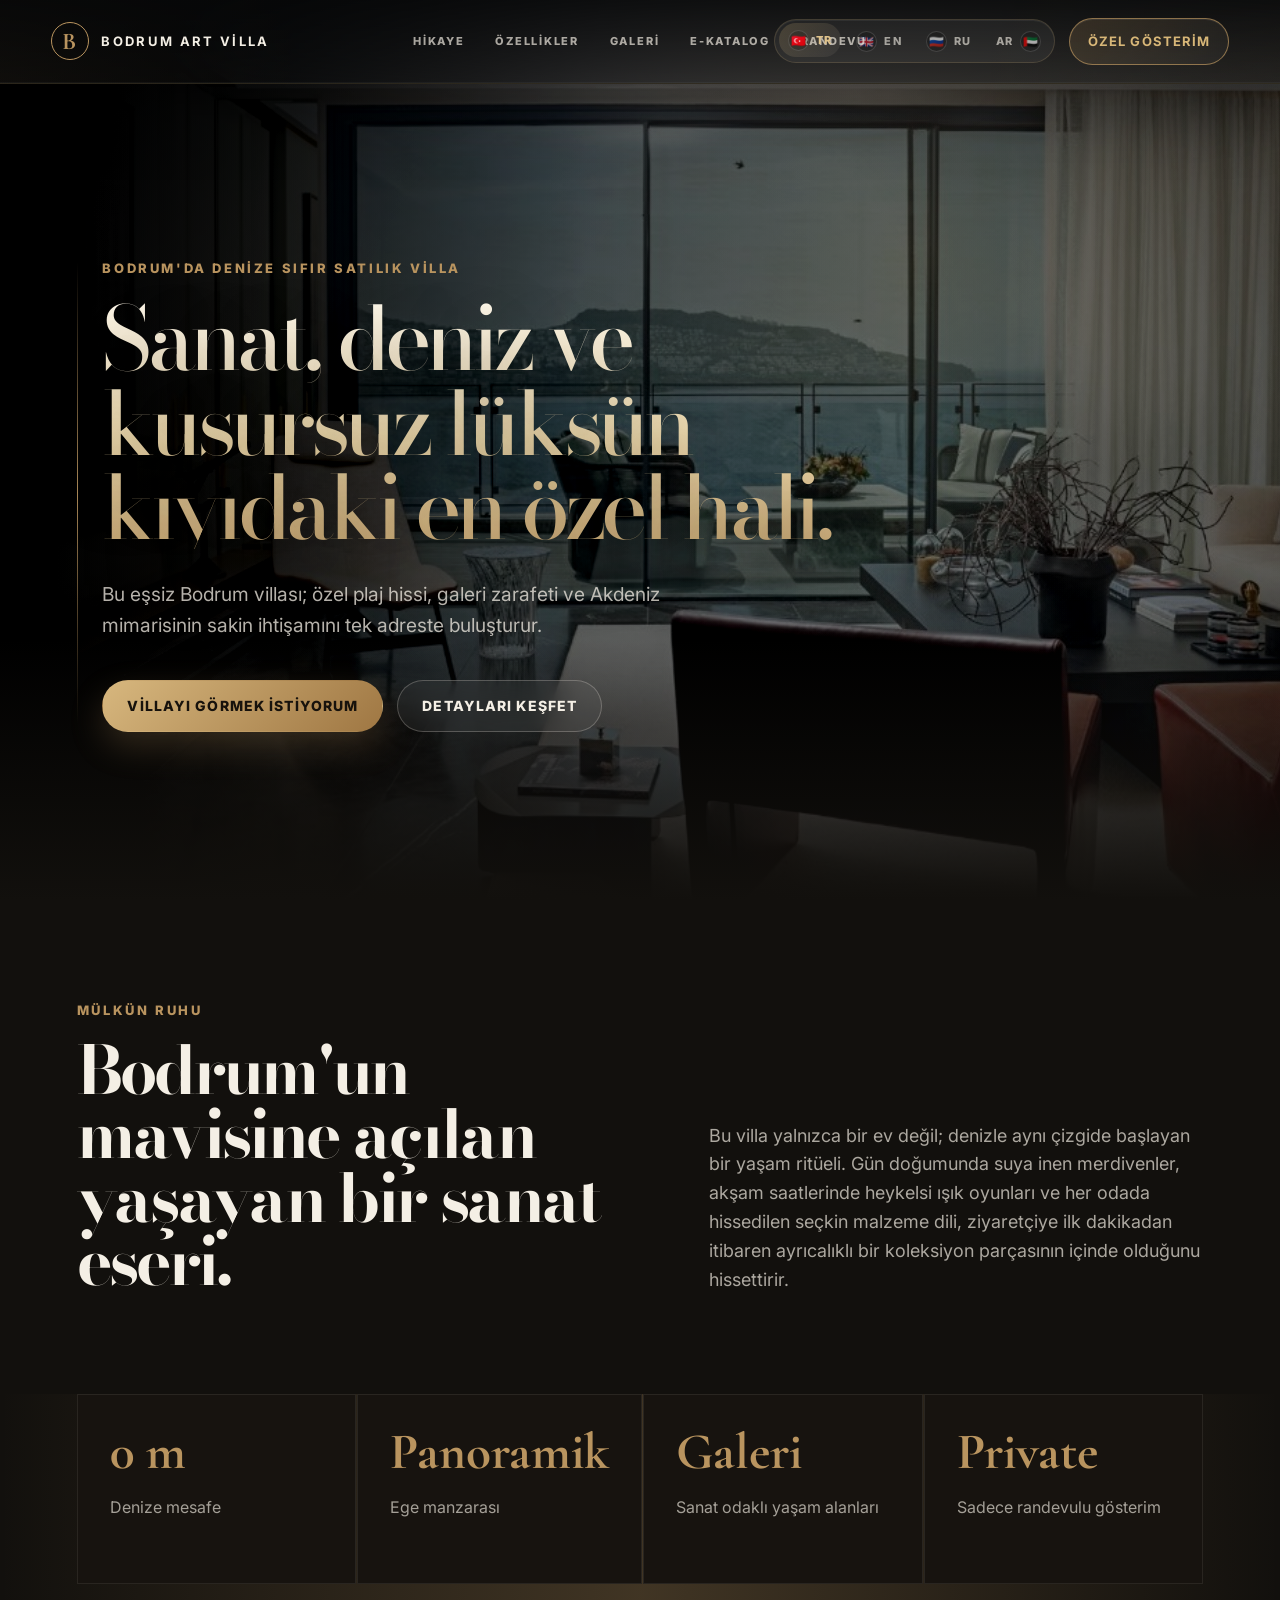
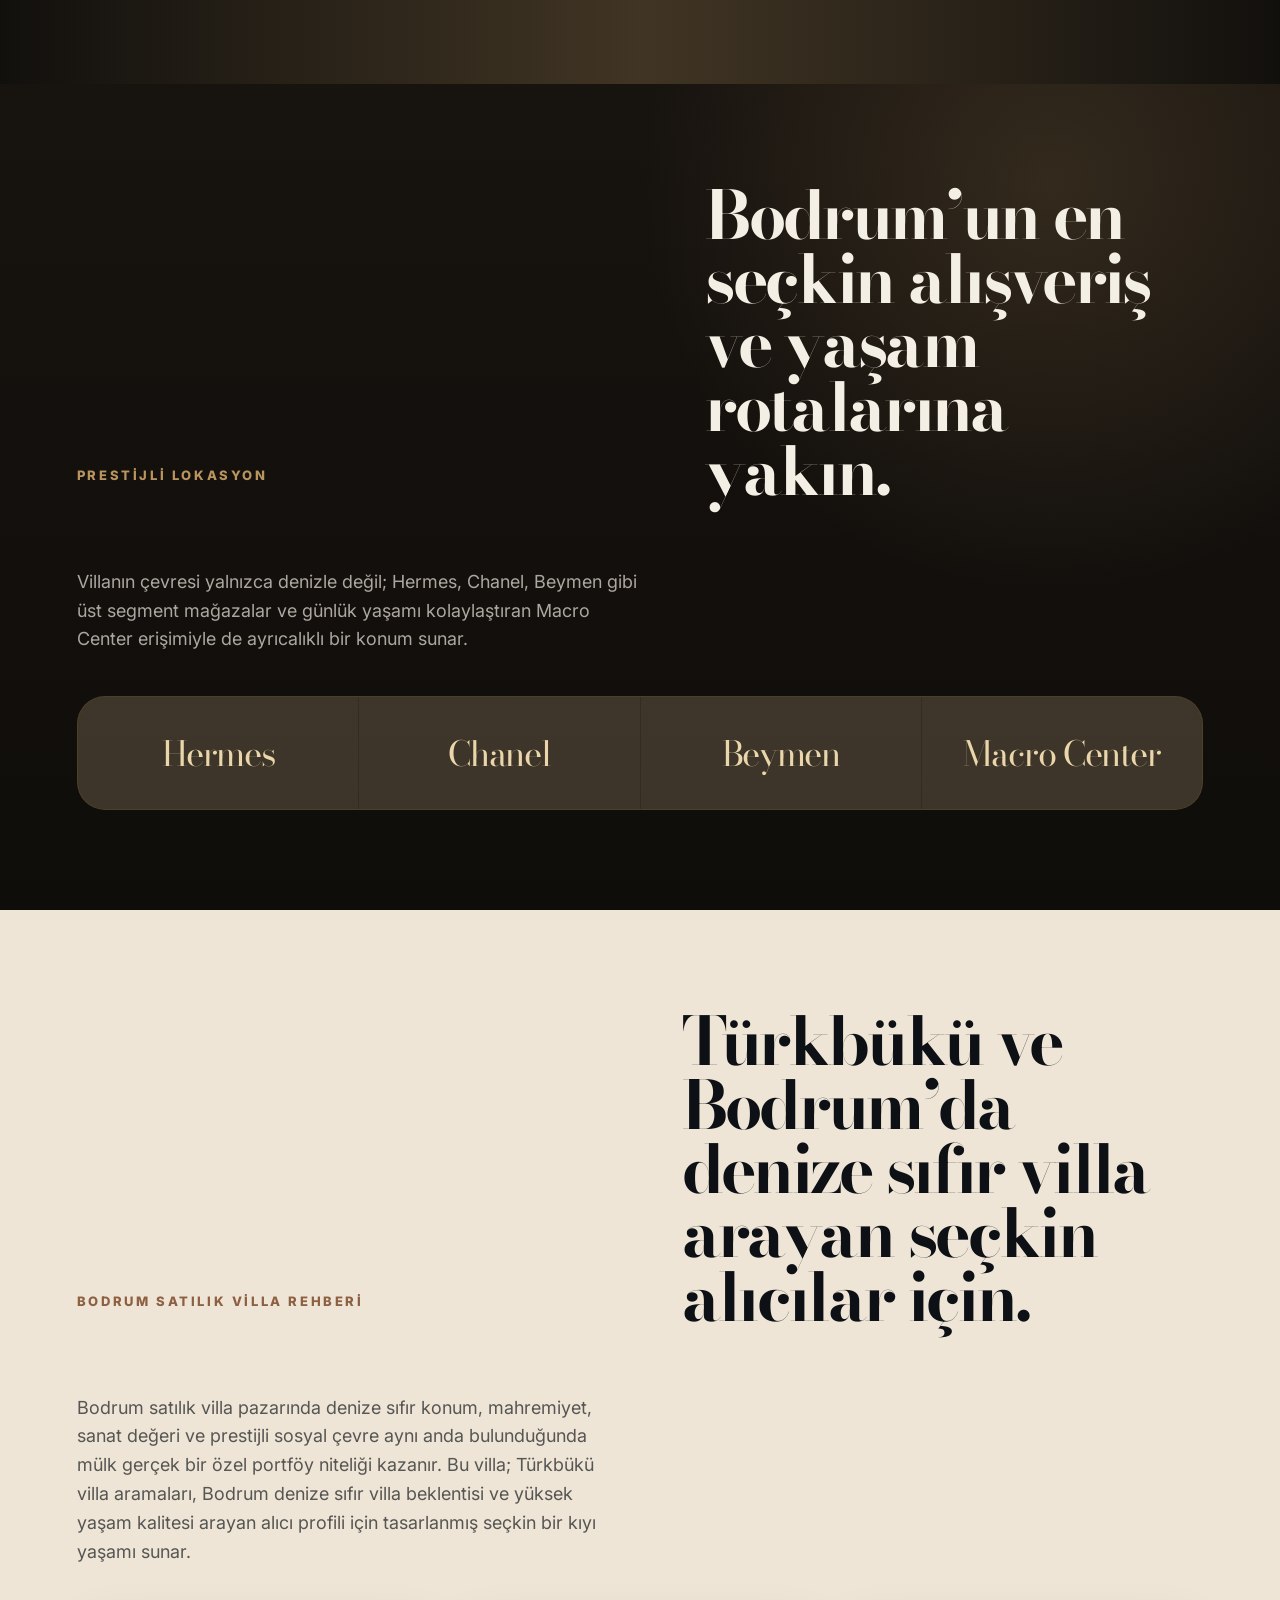
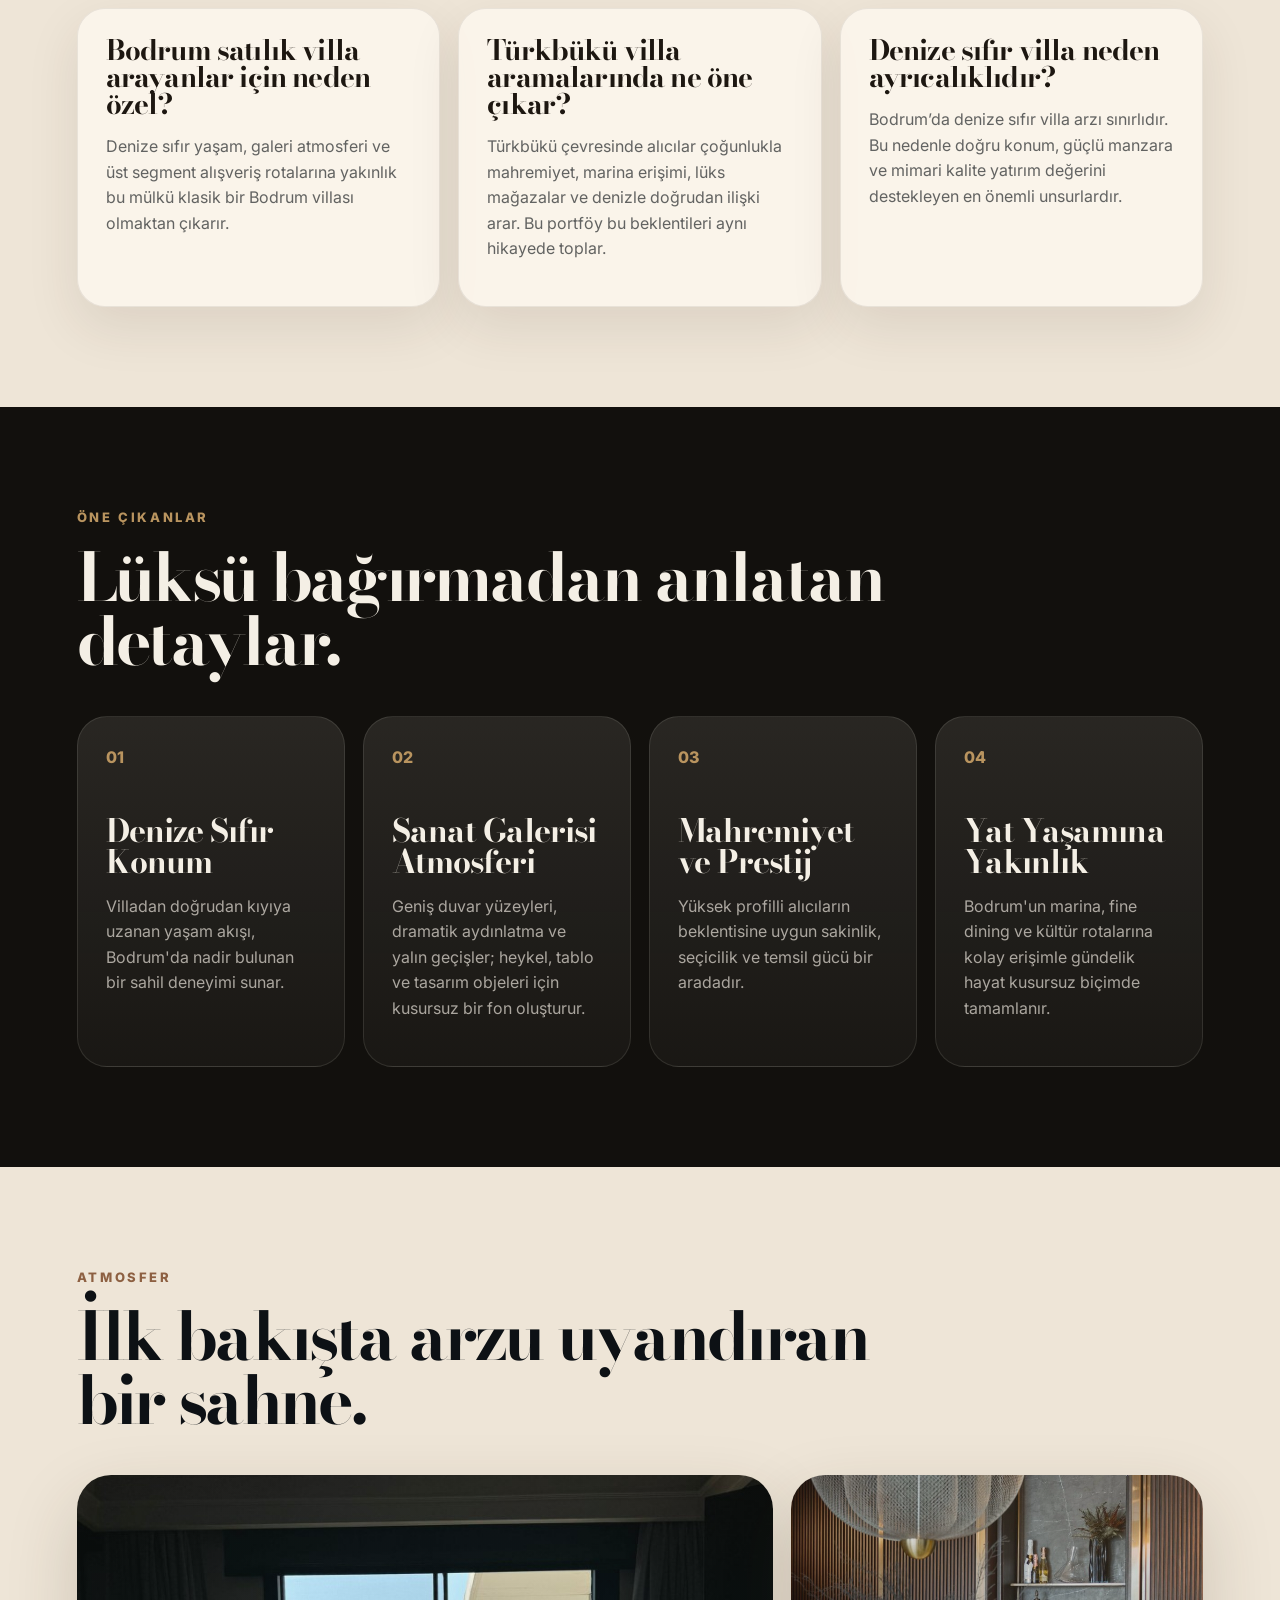
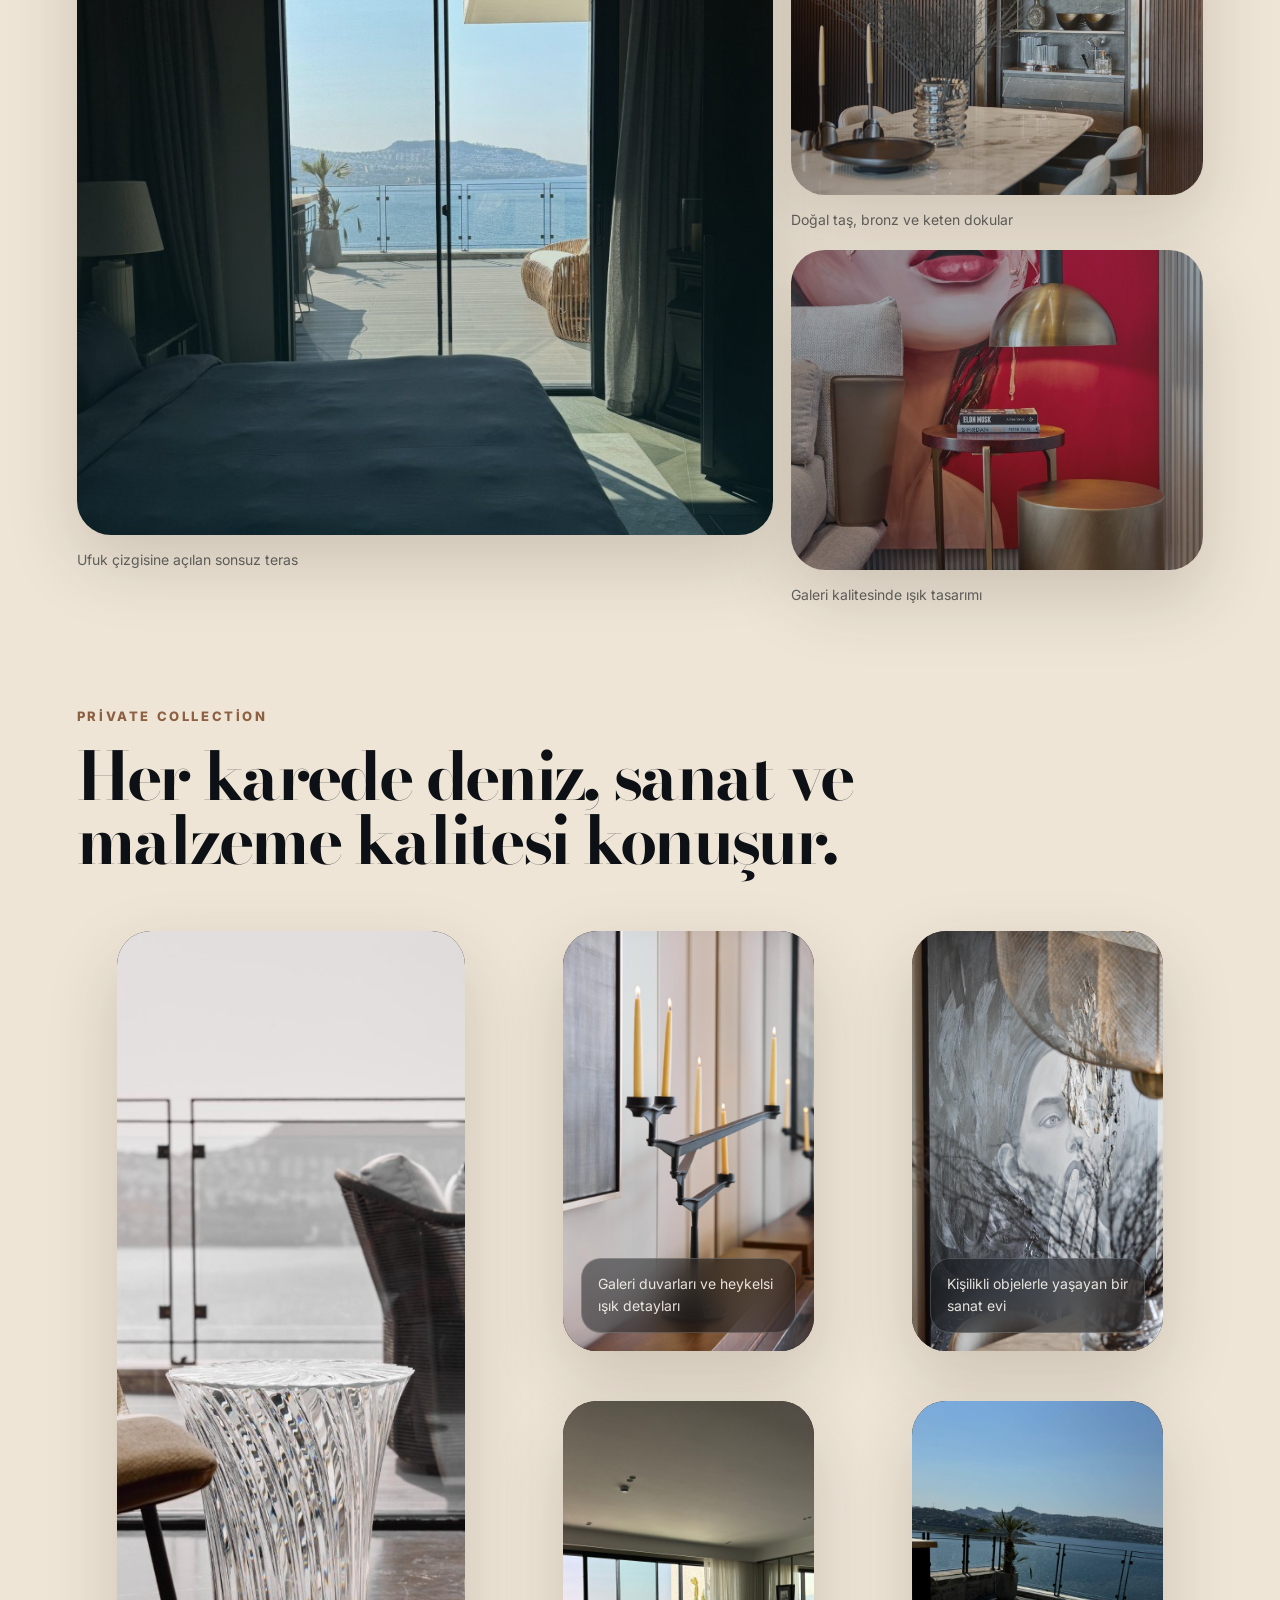
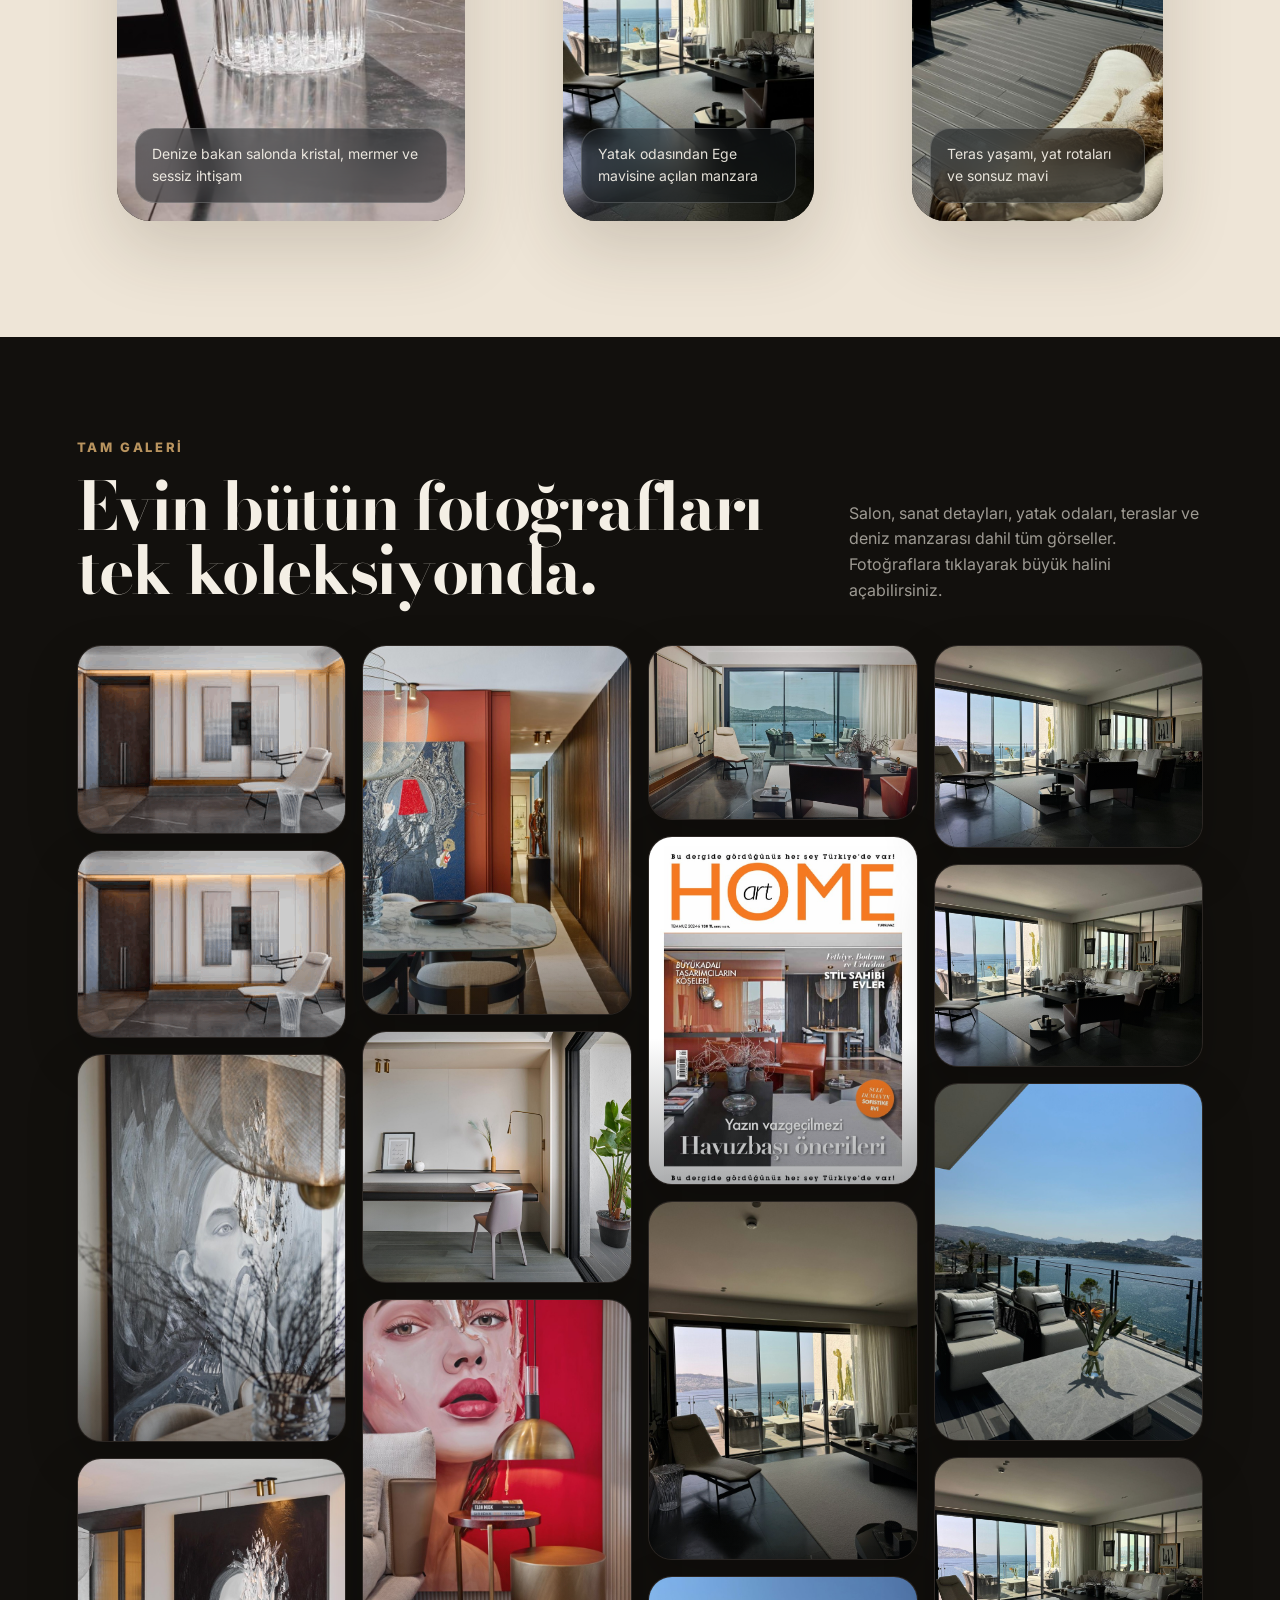
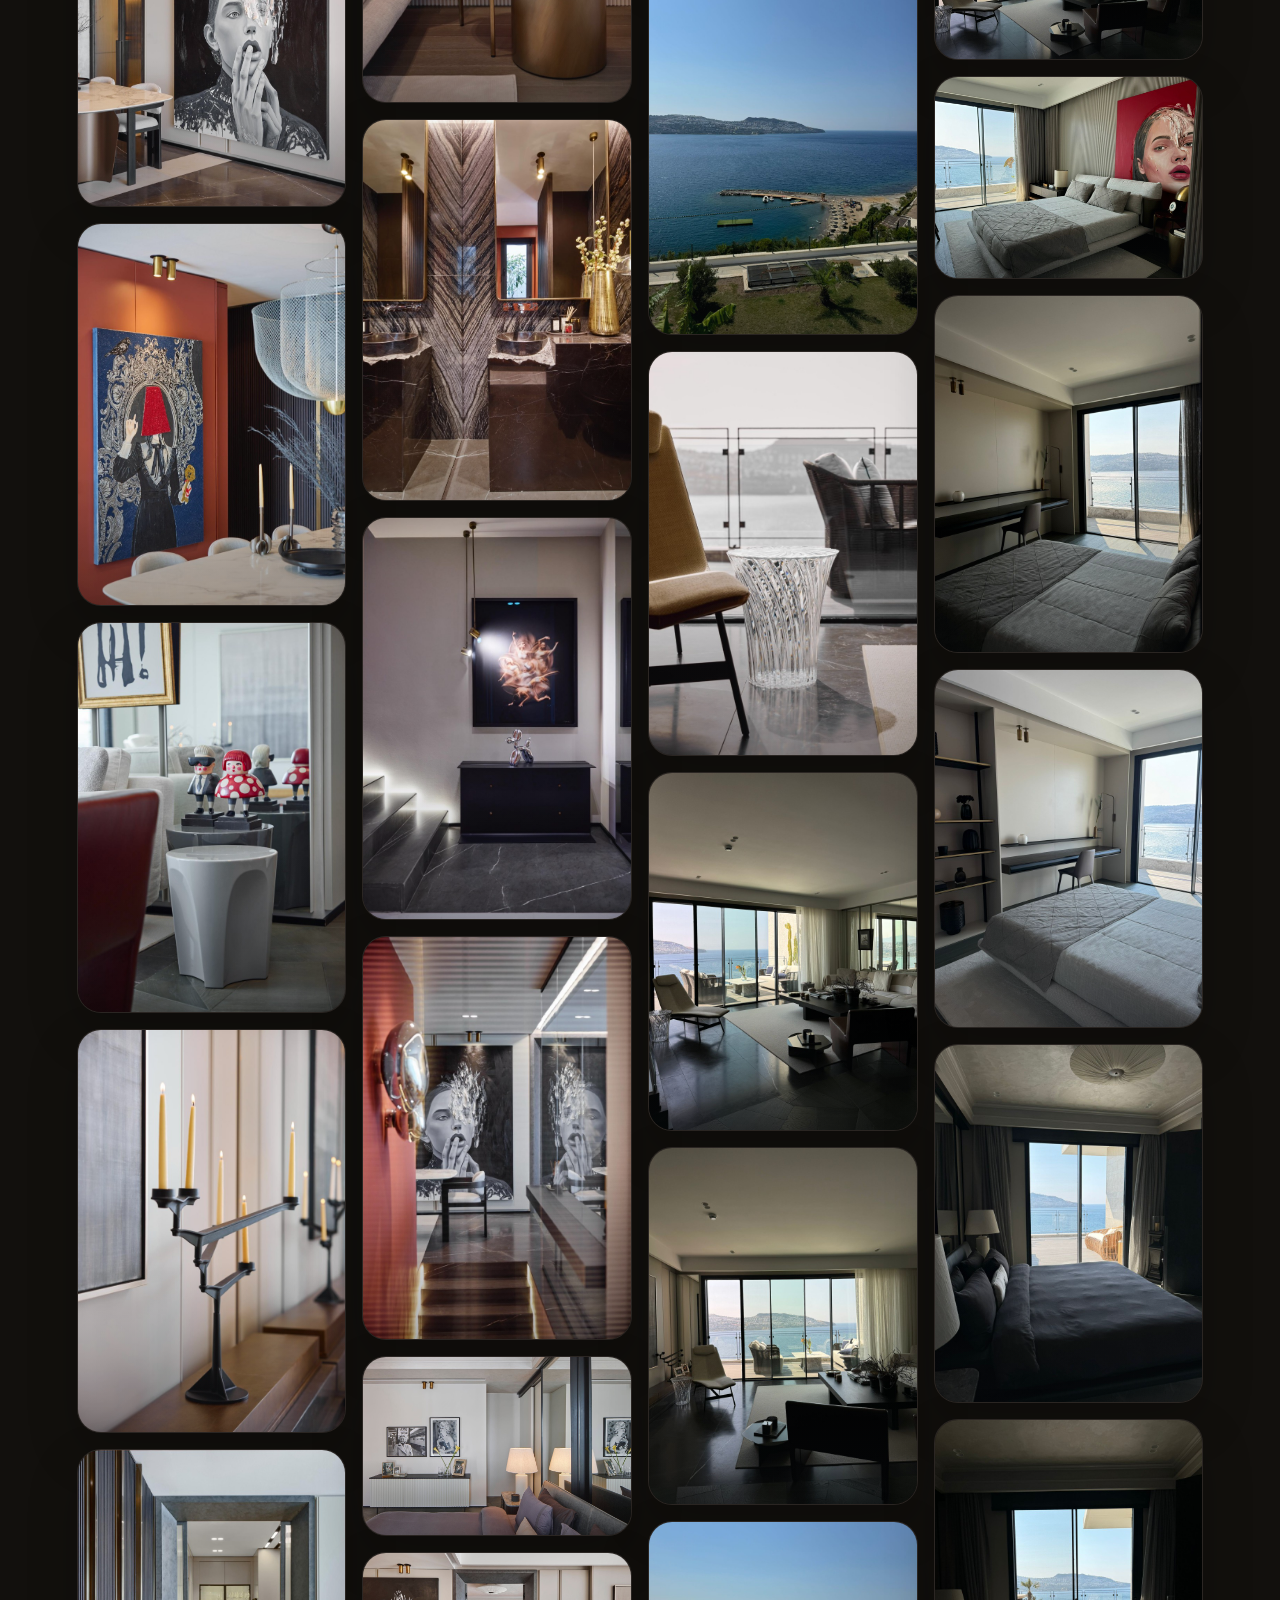
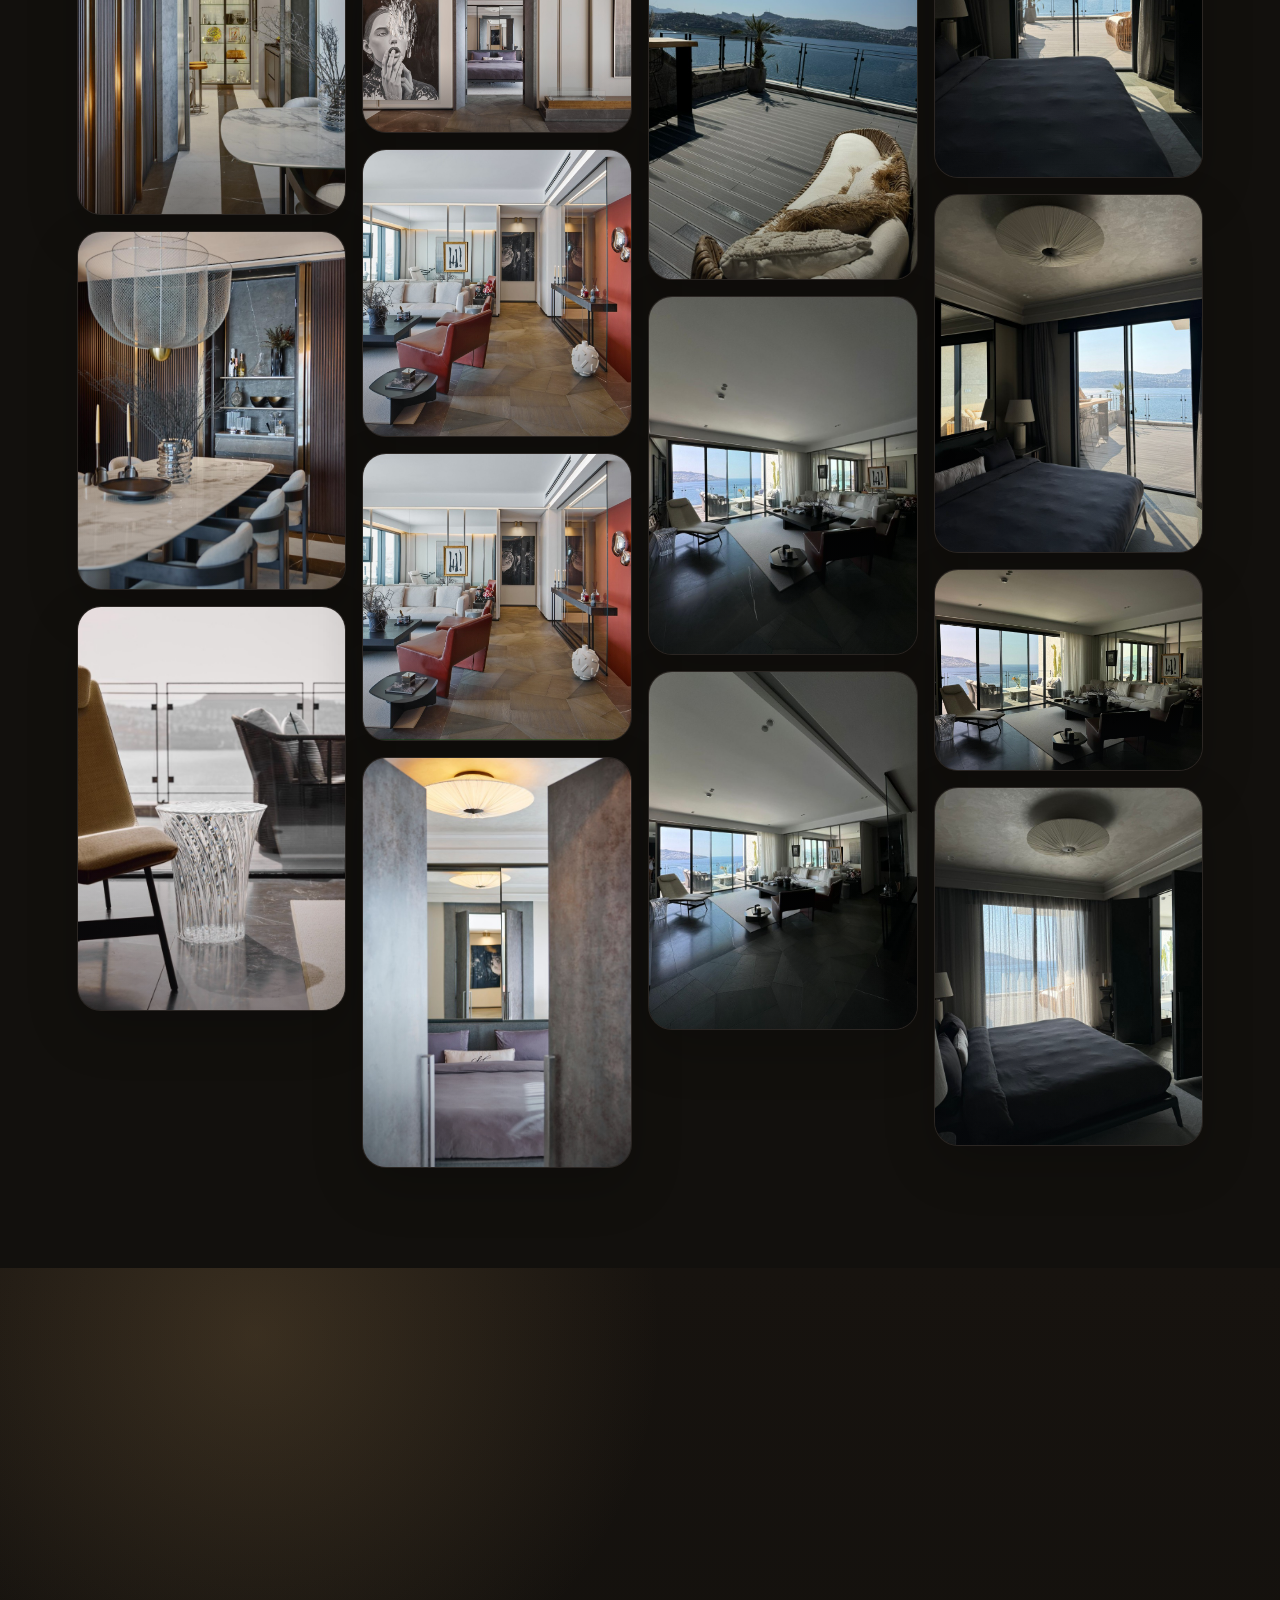
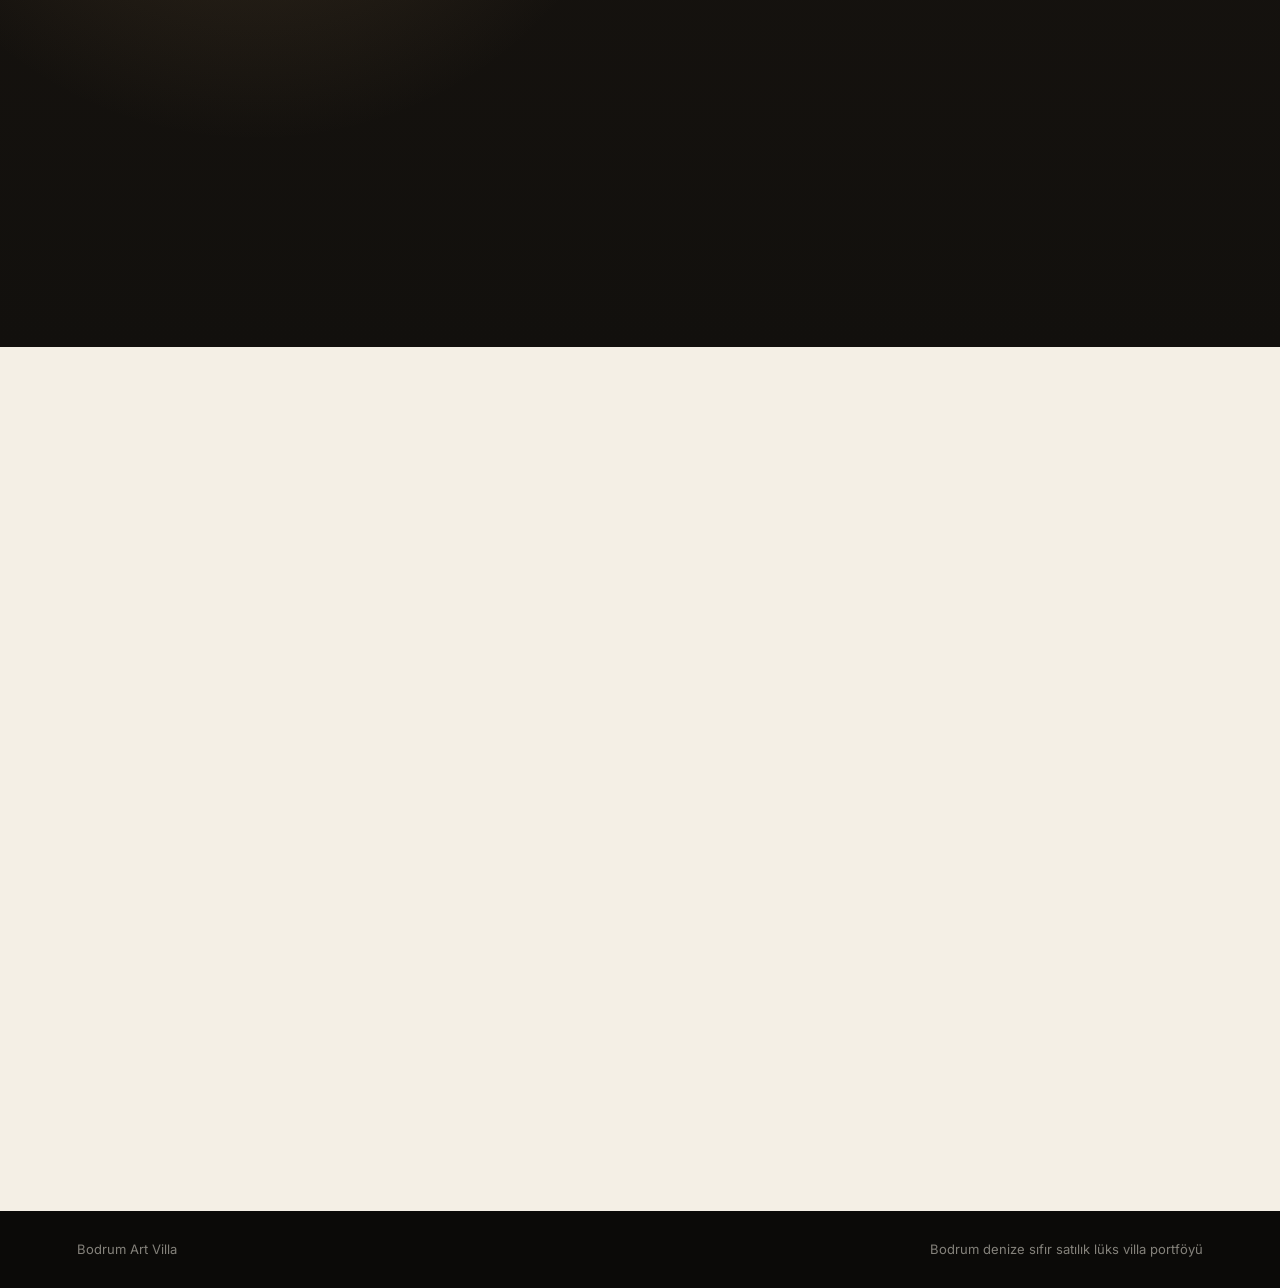
<file: index.html>
<!doctype html>
<html lang="tr">
  <head>
    <meta charset="UTF-8" />
    <meta name="viewport" content="width=device-width, initial-scale=1.0" />
    <title>Bodrum Satılık Denize Sıfır Villa | Türkbükü Özel Sanat Villası</title>
    <meta
      name="description"
      content="Bodrum ve Türkbükü bölgesinde denize sıfır satılık villa arayanlar için sanat, mahremiyet ve lüks yaşamı birleştiren özel portföy villa. Gizli gösterim için randevu alın."
    />
    <meta
      name="keywords"
      content="Bodrum satılık villa, Türkbükü satılık villa, Bodrum denize sıfır villa, Türkbükü villa, Bodrum lüks villa, satılık yalı, Bodrum özel portföy"
    />
    <meta name="robots" content="index, follow" />
    <meta name="author" content="Bodrum Art Villa" />
    <link rel="canonical" href="https://bodrumartvilla.com/" />
    <link rel="alternate" hreflang="tr" href="https://bodrumartvilla.com/" />
    <link rel="alternate" hreflang="en" href="https://bodrumartvilla.com/en/" />
    <link rel="alternate" hreflang="ru" href="https://bodrumartvilla.com/ru/" />
    <link rel="alternate" hreflang="ar" href="https://bodrumartvilla.com/ar/" />
    <link rel="alternate" hreflang="x-default" href="https://bodrumartvilla.com/" />
    <link rel="preconnect" href="https://fonts.googleapis.com" />
    <link rel="preconnect" href="https://fonts.gstatic.com" crossorigin />
    <link
      href="https://fonts.googleapis.com/css2?family=Bodoni+Moda:opsz,wght@6..96,500;6..96,600;6..96,700&family=Cormorant+Garamond:wght@500;600;700&family=Inter:wght@400;500;600;700&display=swap"
      rel="stylesheet"
    />
    <link rel="stylesheet" href="styles.css?v=20260912-menu-clean" />
    <meta property="og:type" content="website" />
    <meta property="og:title" content="Bodrum Satılık Denize Sıfır Villa | Türkbükü Özel Portföy" />
    <meta
      property="og:description"
      content="Bodrum ve Türkbükü çevresinde denize sıfır villa arayan seçkin alıcılar için sanat galerisi zarafetinde özel portföy."
    />
    <meta property="og:image" content="https://bodrumartvilla.com/assets/gallery-full-22.png" />
    <meta property="og:url" content="https://bodrumartvilla.com/" />
    <meta property="og:locale" content="tr_TR" />
    <meta name="twitter:card" content="summary_large_image" />
    <script type="application/ld+json">
      {
        "@context": "https://schema.org",
        "@type": "SingleFamilyResidence",
        "name": "Bodrum Satılık Denize Sıfır Sanat Villası",
        "description": "Bodrum ve Türkbükü çevresinde denize sıfır, sanat ve lüks yaşamı bir araya getiren prestijli satılık villa.",
        "address": {
          "@type": "PostalAddress",
          "addressLocality": "Bodrum",
          "addressRegion": "Muğla",
          "addressCountry": "TR"
        }
      }
    </script>
    <script type="application/ld+json">
      {
        "@context": "https://schema.org",
        "@type": "FAQPage",
        "mainEntity": [
          {
            "@type": "Question",
            "name": "Bodrum satılık villa arayanlar için bu portföy neden öne çıkar?",
            "acceptedAnswer": {
              "@type": "Answer",
              "text": "Denize sıfır konum, sanat odaklı iç mimari, mahremiyet ve prestijli alışveriş rotalarına yakınlık bu villayı Bodrum satılık villa aramalarında özel bir portföy haline getirir."
            }
          },
          {
            "@type": "Question",
            "name": "Türkbükü villa aramalarında hangi özellikler önemlidir?",
            "acceptedAnswer": {
              "@type": "Answer",
              "text": "Türkbükü çevresinde villa arayan alıcılar genellikle denizle yakın ilişki, yüksek mahremiyet, marina ve lüks yaşam rotalarına erişim arar."
            }
          },
          {
            "@type": "Question",
            "name": "Bodrum denize sıfır villa neden daha değerlidir?",
            "acceptedAnswer": {
              "@type": "Answer",
              "text": "Bodrum'da denize sıfır villa arzı sınırlıdır. Doğru konum, güçlü manzara ve kaliteli mimari bir araya geldiğinde mülkün prestij ve yatırım değeri artar."
            }
          }
        ]
      }
    </script>
  </head>
  <body>
    <header class="site-header" data-reveal>
      <a class="brand" href="#top" aria-label="Suleev ana sayfa">
        <span class="brand-mark">B</span>
        <span>Bodrum Art Villa</span>
      </a>
      <button class="mobile-menu-toggle" type="button" aria-expanded="false" aria-controls="site-menu">Menü</button>
      <nav class="site-nav" id="site-menu" aria-label="Ana menü">
        <a href="#hikaye">Hikaye</a>
        <a href="#ozellikler">Özellikler</a>
        <a href="#tam-galeri">Galeri</a>
        <a href="catalog-tr.html">E-Katalog</a>
        <a href="#randevu">Randevu</a>
      </nav>
      <div class="header-actions">
        <div class="language-switcher" aria-label="Dil seçimi">
          <a class="active" href="/" lang="tr"><span>🇹🇷</span> TR</a>
          <a href="/en/" lang="en"><span>🇬🇧</span> EN</a>
          <a href="/ru/" lang="ru"><span>🇷🇺</span> RU</a>
          <a href="/ar/" lang="ar" dir="rtl"><span>🇦🇪</span> AR</a>
        </div>
        <select class="language-select" aria-label="Dil seçimi">
          <option value="/" selected>TR</option>
          <option value="/en/">EN</option>
          <option value="/ru/">RU</option>
          <option value="/ar/">AR</option>
        </select>
        <a class="header-cta" href="#randevu">Özel Gösterim</a>
      </div>
    </header>

    <main id="top">
      <section class="hero">
        <div class="hero-bg" aria-hidden="true"></div>
        <div class="hero-content" data-reveal>
          <p class="eyebrow">Bodrum'da denize sıfır satılık villa</p>
          <h1>Sanat, deniz ve kusursuz lüksün kıyıdaki en özel hali.</h1>
          <p class="hero-lead">
            Bu eşsiz Bodrum villası; özel plaj hissi, galeri zarafeti ve Akdeniz
            mimarisinin sakin ihtişamını tek adreste buluşturur.
          </p>
          <div class="hero-actions">
            <a class="button primary" href="#randevu">Villayı Görmek İstiyorum</a>
            <a class="button secondary" href="#ozellikler">Detayları Keşfet</a>
          </div>
        </div>
      </section>

      <section class="intro section" id="hikaye">
        <div class="section-kicker">Mülkün Ruhu</div>
        <div class="intro-grid">
          <h2 data-reveal>Bodrum'un mavisine açılan yaşayan bir sanat eseri.</h2>
          <p data-reveal>
            Bu villa yalnızca bir ev değil; denizle aynı çizgide başlayan bir yaşam ritüeli.
            Gün doğumunda suya inen merdivenler, akşam saatlerinde heykelsi ışık oyunları ve
            her odada hissedilen seçkin malzeme dili, ziyaretçiye ilk dakikadan itibaren
            ayrıcalıklı bir koleksiyon parçasının içinde olduğunu hissettirir.
          </p>
        </div>
      </section>

      <section class="stats section" aria-label="Villa öne çıkan değerler">
        <article data-reveal>
          <strong>0 m</strong>
          <span>Denize mesafe</span>
        </article>
        <article data-reveal>
          <strong>Panoramik</strong>
          <span>Ege manzarası</span>
        </article>
        <article data-reveal>
          <strong>Galeri</strong>
          <span>Sanat odaklı yaşam alanları</span>
        </article>
        <article data-reveal>
          <strong>Private</strong>
          <span>Sadece randevulu gösterim</span>
        </article>
      </section>

      <section class="prestige-location section">
        <div class="section-heading" data-reveal>
          <p class="section-kicker">Prestijli Lokasyon</p>
          <h2>Bodrum’un en seçkin alışveriş ve yaşam rotalarına yakın.</h2>
          <p>
            Villanın çevresi yalnızca denizle değil; Hermes, Chanel, Beymen gibi üst segment
            mağazalar ve günlük yaşamı kolaylaştıran Macro Center erişimiyle de ayrıcalıklı bir
            konum sunar.
          </p>
        </div>
        <div class="brand-row" aria-label="Yakındaki prestijli markalar">
          <span data-reveal>Hermes</span>
          <span data-reveal>Chanel</span>
          <span data-reveal>Beymen</span>
          <span data-reveal>Macro Center</span>
        </div>
      </section>

      <section class="seo-focus section">
        <div class="section-heading" data-reveal>
          <p class="section-kicker">Bodrum Satılık Villa Rehberi</p>
          <h2>Türkbükü ve Bodrum’da denize sıfır villa arayan seçkin alıcılar için.</h2>
          <p>
            Bodrum satılık villa pazarında denize sıfır konum, mahremiyet, sanat değeri ve
            prestijli sosyal çevre aynı anda bulunduğunda mülk gerçek bir özel portföy niteliği
            kazanır. Bu villa; Türkbükü villa aramaları, Bodrum denize sıfır villa beklentisi ve
            yüksek yaşam kalitesi arayan alıcı profili için tasarlanmış seçkin bir kıyı yaşamı
            sunar.
          </p>
        </div>
        <div class="seo-card-grid">
          <article data-reveal>
            <h3>Bodrum satılık villa arayanlar için neden özel?</h3>
            <p>
              Denize sıfır yaşam, galeri atmosferi ve üst segment alışveriş rotalarına yakınlık
              bu mülkü klasik bir Bodrum villası olmaktan çıkarır.
            </p>
          </article>
          <article data-reveal>
            <h3>Türkbükü villa aramalarında ne öne çıkar?</h3>
            <p>
              Türkbükü çevresinde alıcılar çoğunlukla mahremiyet, marina erişimi, lüks mağazalar
              ve denizle doğrudan ilişki arar. Bu portföy bu beklentileri aynı hikayede toplar.
            </p>
          </article>
          <article data-reveal>
            <h3>Denize sıfır villa neden ayrıcalıklıdır?</h3>
            <p>
              Bodrum’da denize sıfır villa arzı sınırlıdır. Bu nedenle doğru konum, güçlü manzara
              ve mimari kalite yatırım değerini destekleyen en önemli unsurlardır.
            </p>
          </article>
        </div>
      </section>

      <section class="features section" id="ozellikler">
        <div class="section-heading" data-reveal>
          <p class="section-kicker">Öne Çıkanlar</p>
          <h2>Lüksü bağırmadan anlatan detaylar.</h2>
        </div>
        <div class="feature-grid">
          <article data-reveal>
            <span>01</span>
            <h3>Denize Sıfır Konum</h3>
            <p>
              Villadan doğrudan kıyıya uzanan yaşam akışı, Bodrum'da nadir bulunan bir
              sahil deneyimi sunar.
            </p>
          </article>
          <article data-reveal>
            <span>02</span>
            <h3>Sanat Galerisi Atmosferi</h3>
            <p>
              Geniş duvar yüzeyleri, dramatik aydınlatma ve yalın geçişler; heykel, tablo ve
              tasarım objeleri için kusursuz bir fon oluşturur.
            </p>
          </article>
          <article data-reveal>
            <span>03</span>
            <h3>Mahremiyet ve Prestij</h3>
            <p>
              Yüksek profilli alıcıların beklentisine uygun sakinlik, seçicilik ve temsil gücü
              bir aradadır.
            </p>
          </article>
          <article data-reveal>
            <span>04</span>
            <h3>Yat Yaşamına Yakınlık</h3>
            <p>
              Bodrum'un marina, fine dining ve kültür rotalarına kolay erişimle gündelik hayat
              kusursuz biçimde tamamlanır.
            </p>
          </article>
        </div>
      </section>

      <section class="gallery section" id="galeri">
        <div class="section-heading" data-reveal>
          <p class="section-kicker">Atmosfer</p>
          <h2>İlk bakışta arzu uyandıran bir sahne.</h2>
        </div>
        <div class="gallery-grid">
          <figure class="gallery-item large" data-reveal>
            <div class="art sea"></div>
            <figcaption>Ufuk çizgisine açılan sonsuz teras</figcaption>
          </figure>
          <figure class="gallery-item" data-reveal>
            <div class="art stone"></div>
            <figcaption>Doğal taş, bronz ve keten dokular</figcaption>
          </figure>
          <figure class="gallery-item" data-reveal>
            <div class="art light"></div>
            <figcaption>Galeri kalitesinde ışık tasarımı</figcaption>
          </figure>
        </div>
      </section>

      <section class="private-collection section">
        <div class="section-heading" data-reveal>
          <p class="section-kicker">Private Collection</p>
          <h2>Her karede deniz, sanat ve malzeme kalitesi konuşur.</h2>
        </div>
        <div class="collection-grid">
          <figure class="collection-card tall" data-reveal>
            <img src="assets/crystal-sea-detail.png" alt="Deniz manzaralı salonda kristal tasarım obje" />
            <figcaption>Denize bakan salonda kristal, mermer ve sessiz ihtişam</figcaption>
          </figure>
          <figure class="collection-card" data-reveal>
            <img src="assets/candle-art-detail.png" alt="Sanat eseri yanında özel tasarım mumluklar" />
            <figcaption>Galeri duvarları ve heykelsi ışık detayları</figcaption>
          </figure>
          <figure class="collection-card" data-reveal>
            <img src="assets/gallery-figures.png" alt="Sanatsal objeler ve aynalı yaşam alanı" />
            <figcaption>Kişilikli objelerle yaşayan bir sanat evi</figcaption>
          </figure>
          <figure class="collection-card" data-reveal>
            <img src="assets/bedroom-sea-view.png" alt="Deniz manzaralı yatak odası" />
            <figcaption>Yatak odasından Ege mavisine açılan manzara</figcaption>
          </figure>
          <figure class="collection-card" data-reveal>
            <img src="assets/balcony-blue-view.png" alt="Bodrum deniz manzaralı teras" />
            <figcaption>Teras yaşamı, yat rotaları ve sonsuz mavi</figcaption>
          </figure>
        </div>
      </section>

      <section class="full-gallery section" id="tam-galeri">
        <div class="section-heading" data-reveal>
          <div>
            <p class="section-kicker">Tam Galeri</p>
            <h2>Evin bütün fotoğrafları tek koleksiyonda.</h2>
          </div>
          <p class="gallery-note">
            Salon, sanat detayları, yatak odaları, teraslar ve deniz manzarası dahil tüm görseller.
            Fotoğraflara tıklayarak büyük halini açabilirsiniz.
          </p>
        </div>
        <div
          class="full-gallery-grid"
          data-full-gallery
          data-alt="Bodrum denize sıfır lüks villa fotoğraf galerisi"
        ></div>
      </section>

      <section class="experience section">
        <div class="experience-panel" data-reveal>
          <p class="section-kicker">Satış Dili</p>
          <h2>Bu mülk fiyatıyla değil, hissettirdiği hayatla ikna eder.</h2>
          <p>
            Hedef alıcı; yalnızca metrekare, oda sayısı veya lokasyon aramaz. Prestij, mahremiyet,
            sanat değeri ve aile hafızasına dönüşecek bir kıyı yaşamı ister. Bu site, tam olarak o
            duyguyu ilk saniyeden itibaren kurmak için tasarlandı.
          </p>
        </div>
      </section>

      <section class="contact section" id="randevu">
        <div data-reveal>
          <p class="section-kicker">Özel Gösterim</p>
          <h2>Villayı yerinde deneyimlemek için randevu talep edin.</h2>
          <p>
            Portföy bilgileri yalnızca uygun alıcı profiliyle, gizlilik prensibi çerçevesinde
            paylaşılır.
          </p>
        </div>
        <form class="contact-form" action="https://formsubmit.co/housedoctorweb@gmail.com" method="POST" data-reveal>
          <input type="hidden" name="_subject" value="Bodrum villa sitesi yeni randevu talebi" />
          <input type="hidden" name="_template" value="table" />
          <input type="hidden" name="_next" value="https://bodrumartvilla.com/thanks.html" />
          <input type="text" name="_honey" class="honeypot" tabindex="-1" autocomplete="off" />
          <label>
            Ad Soyad
            <input type="text" name="name" placeholder="Adınız ve soyadınız" required />
          </label>
          <label>
            Telefon
            <input type="tel" name="phone" placeholder="+90 5XX XXX XX XX" required />
          </label>
          <label>
            E-posta
            <input type="email" name="email" placeholder="ornek@mail.com" />
          </label>
          <label>
            Mesaj
            <textarea name="message" rows="4" placeholder="Görmek istediğiniz tarih veya özel notunuz"></textarea>
          </label>
          <button class="button primary" type="submit" data-success="Talebiniz Alındı">Randevu Talep Et</button>
          <p class="form-note">Talebiniz güvenli şekilde iletilir; uygun alıcı profili için geri dönüş yapılır.</p>
        </form>
      </section>
    </main>

    <footer class="site-footer">
      <span>Bodrum Art Villa</span>
      <span>Bodrum denize sıfır satılık lüks villa portföyü</span>
    </footer>

    <script src="script.js?v=20260912-menu-clean"></script>
  </body>
</html>
</file>
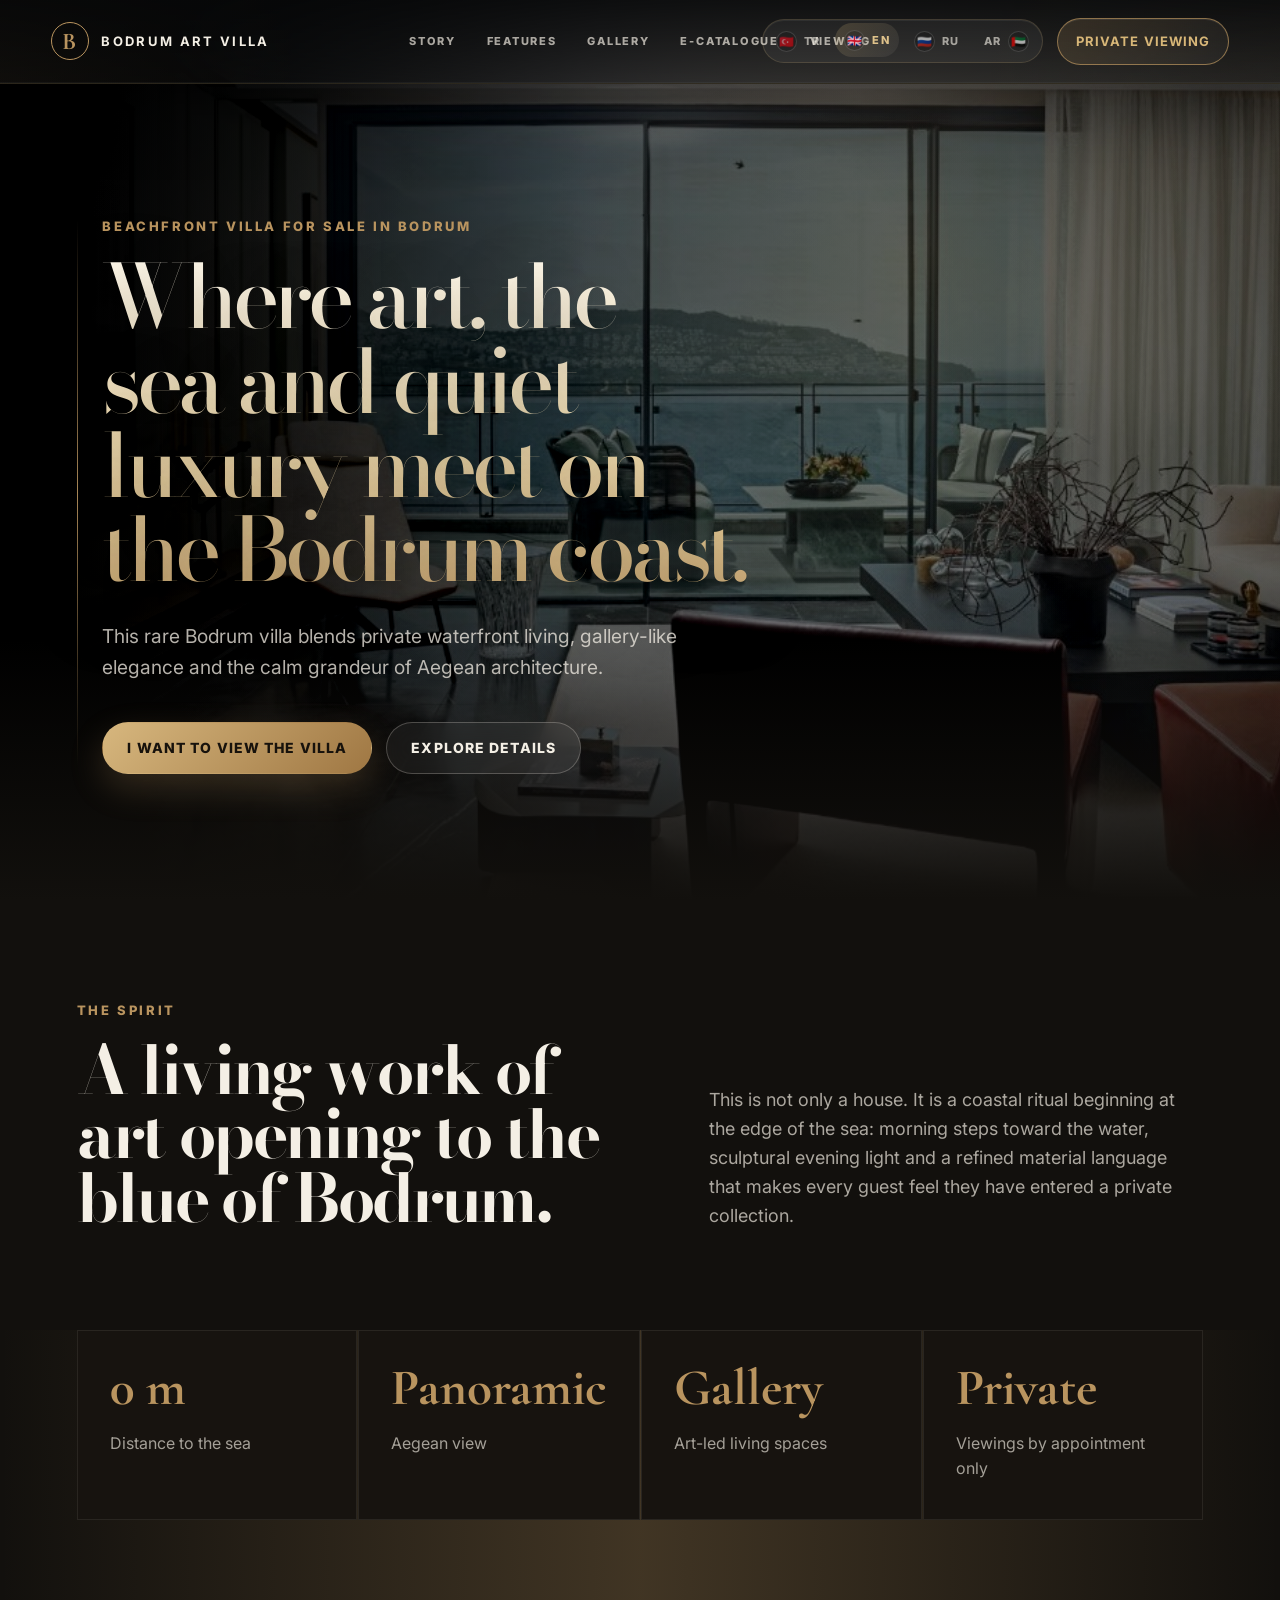
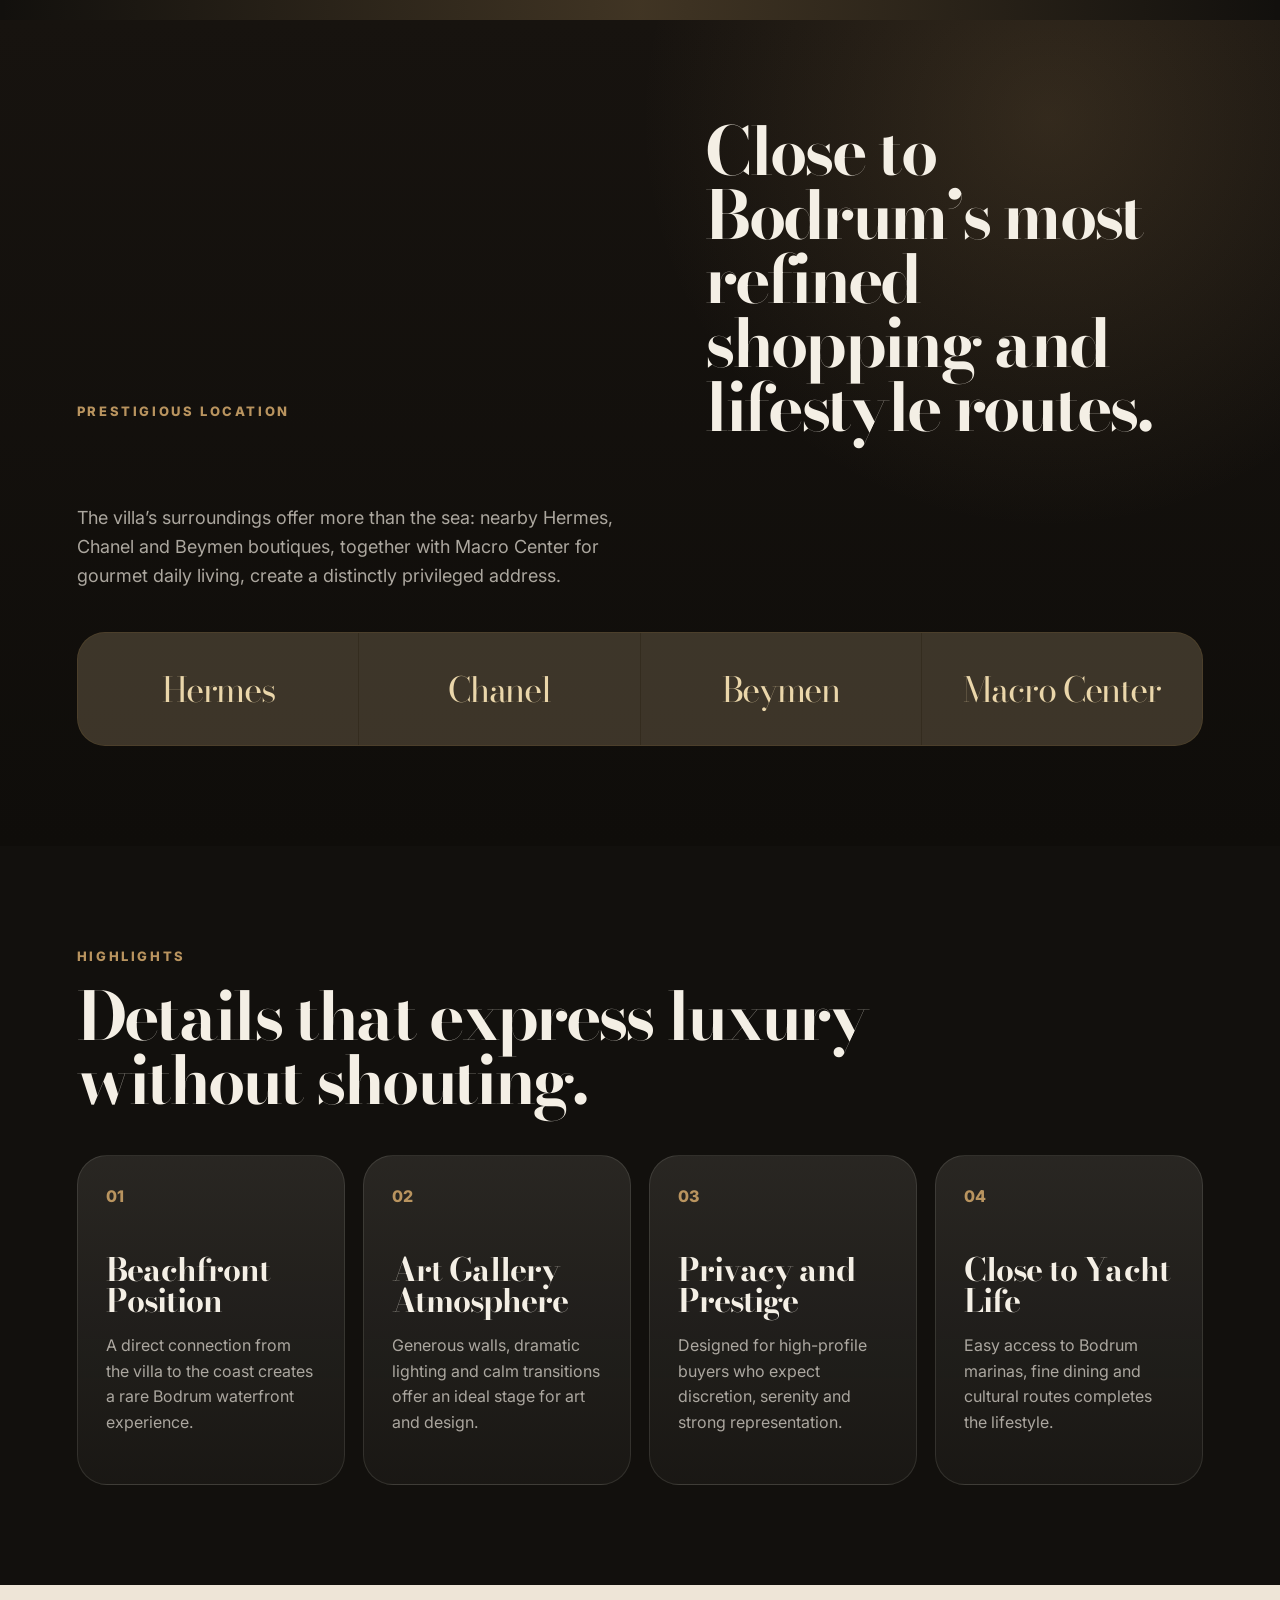
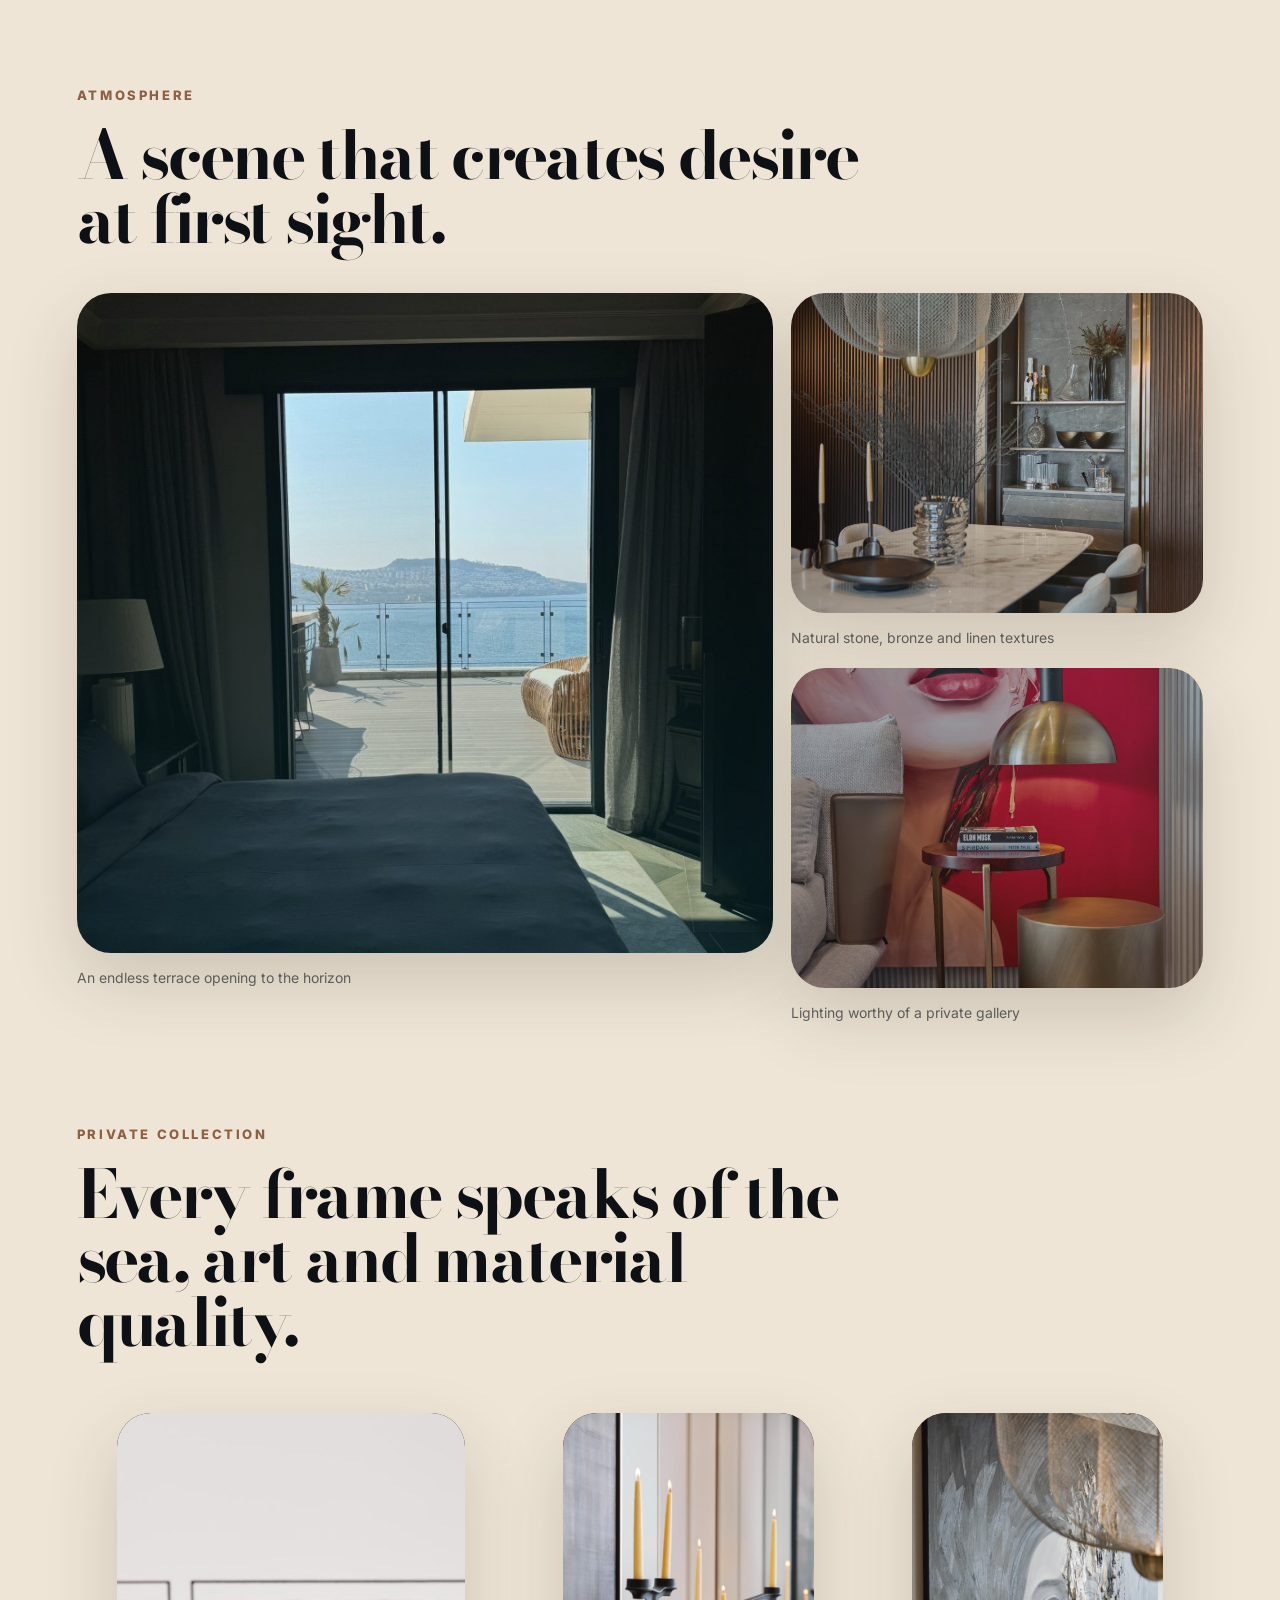
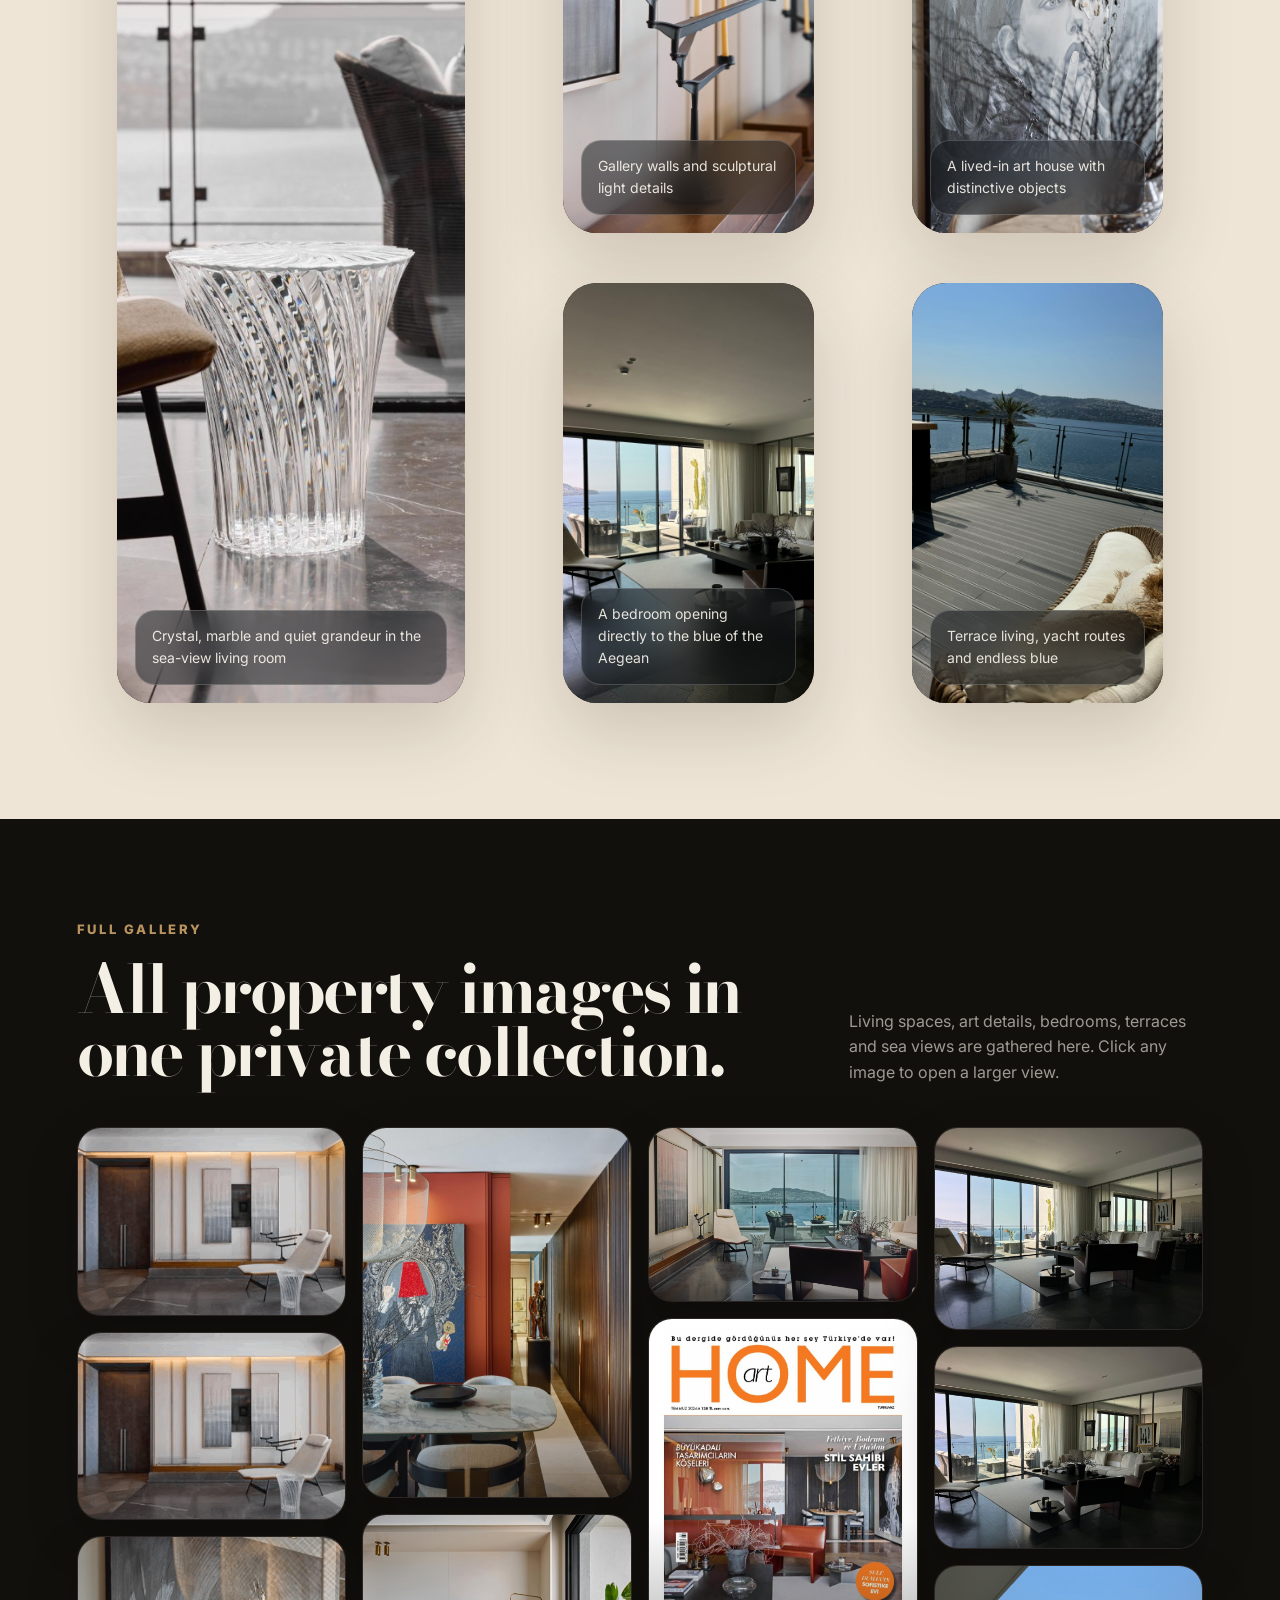
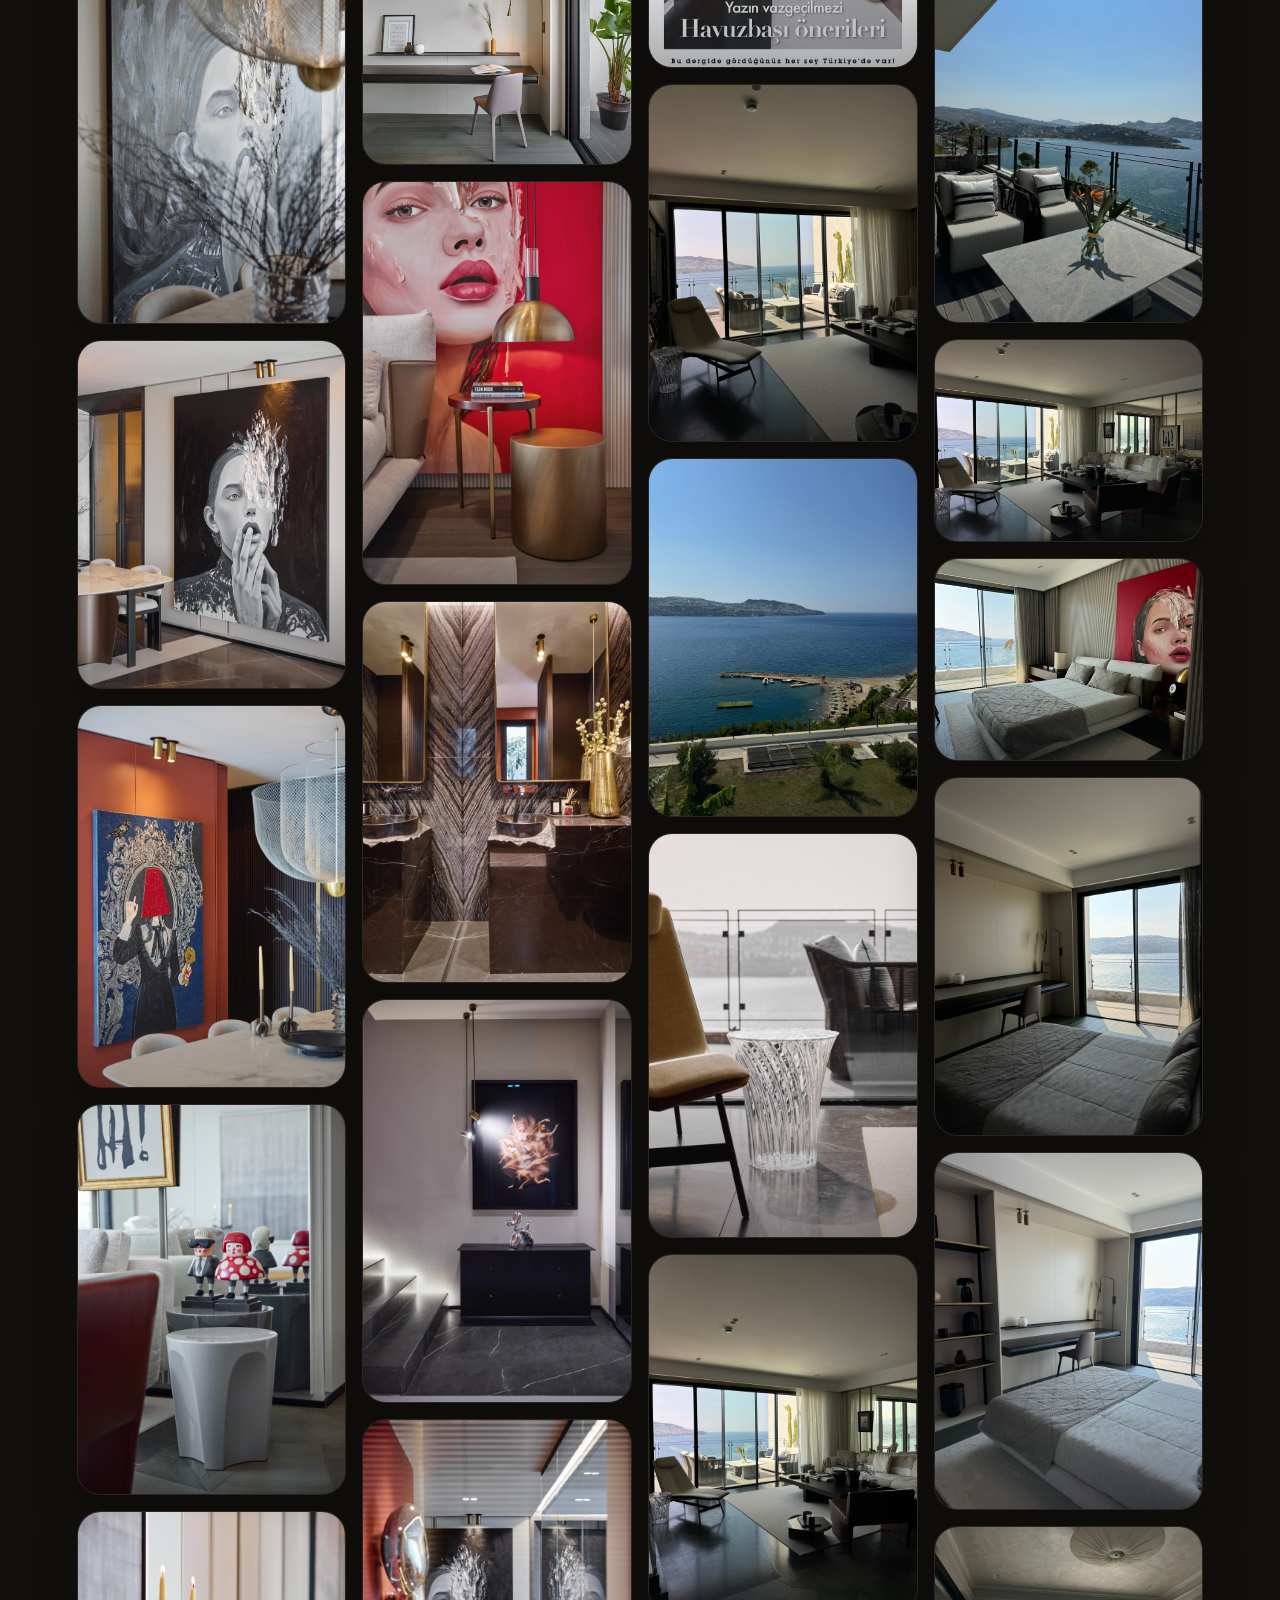
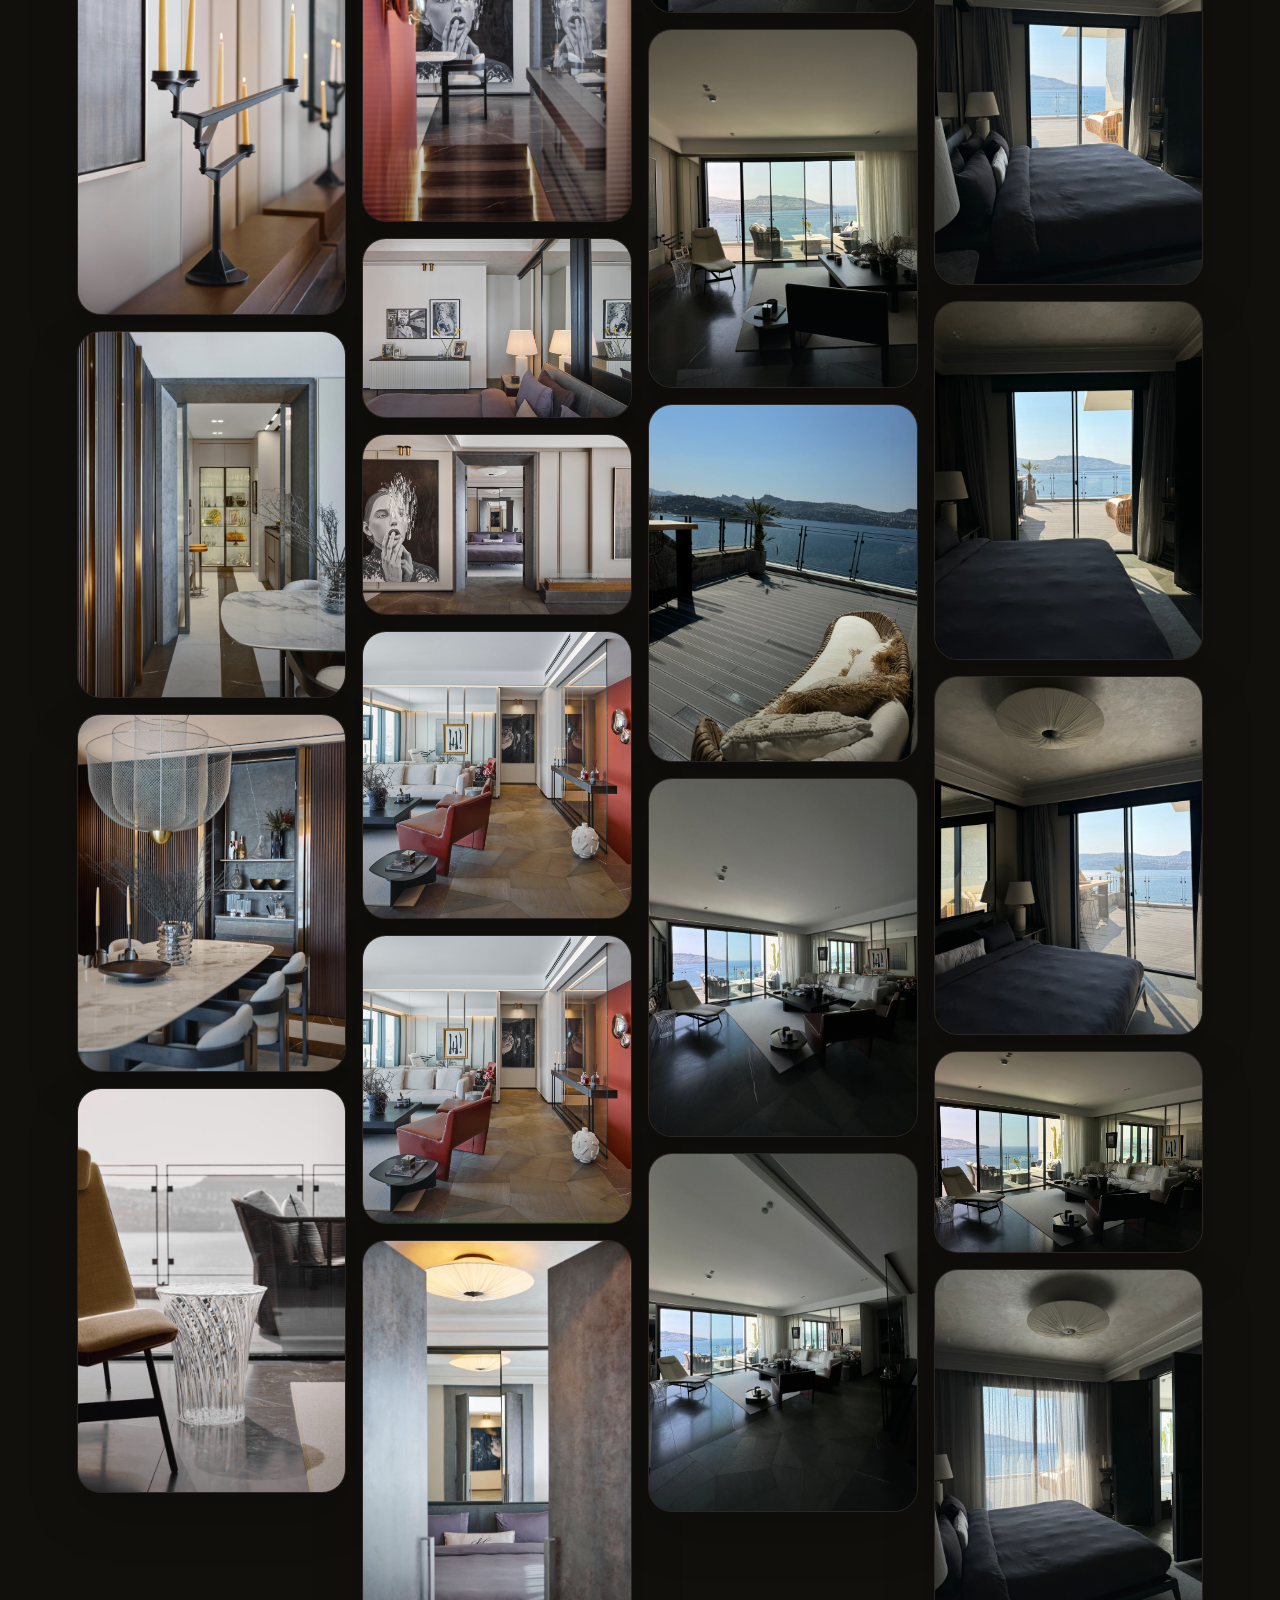
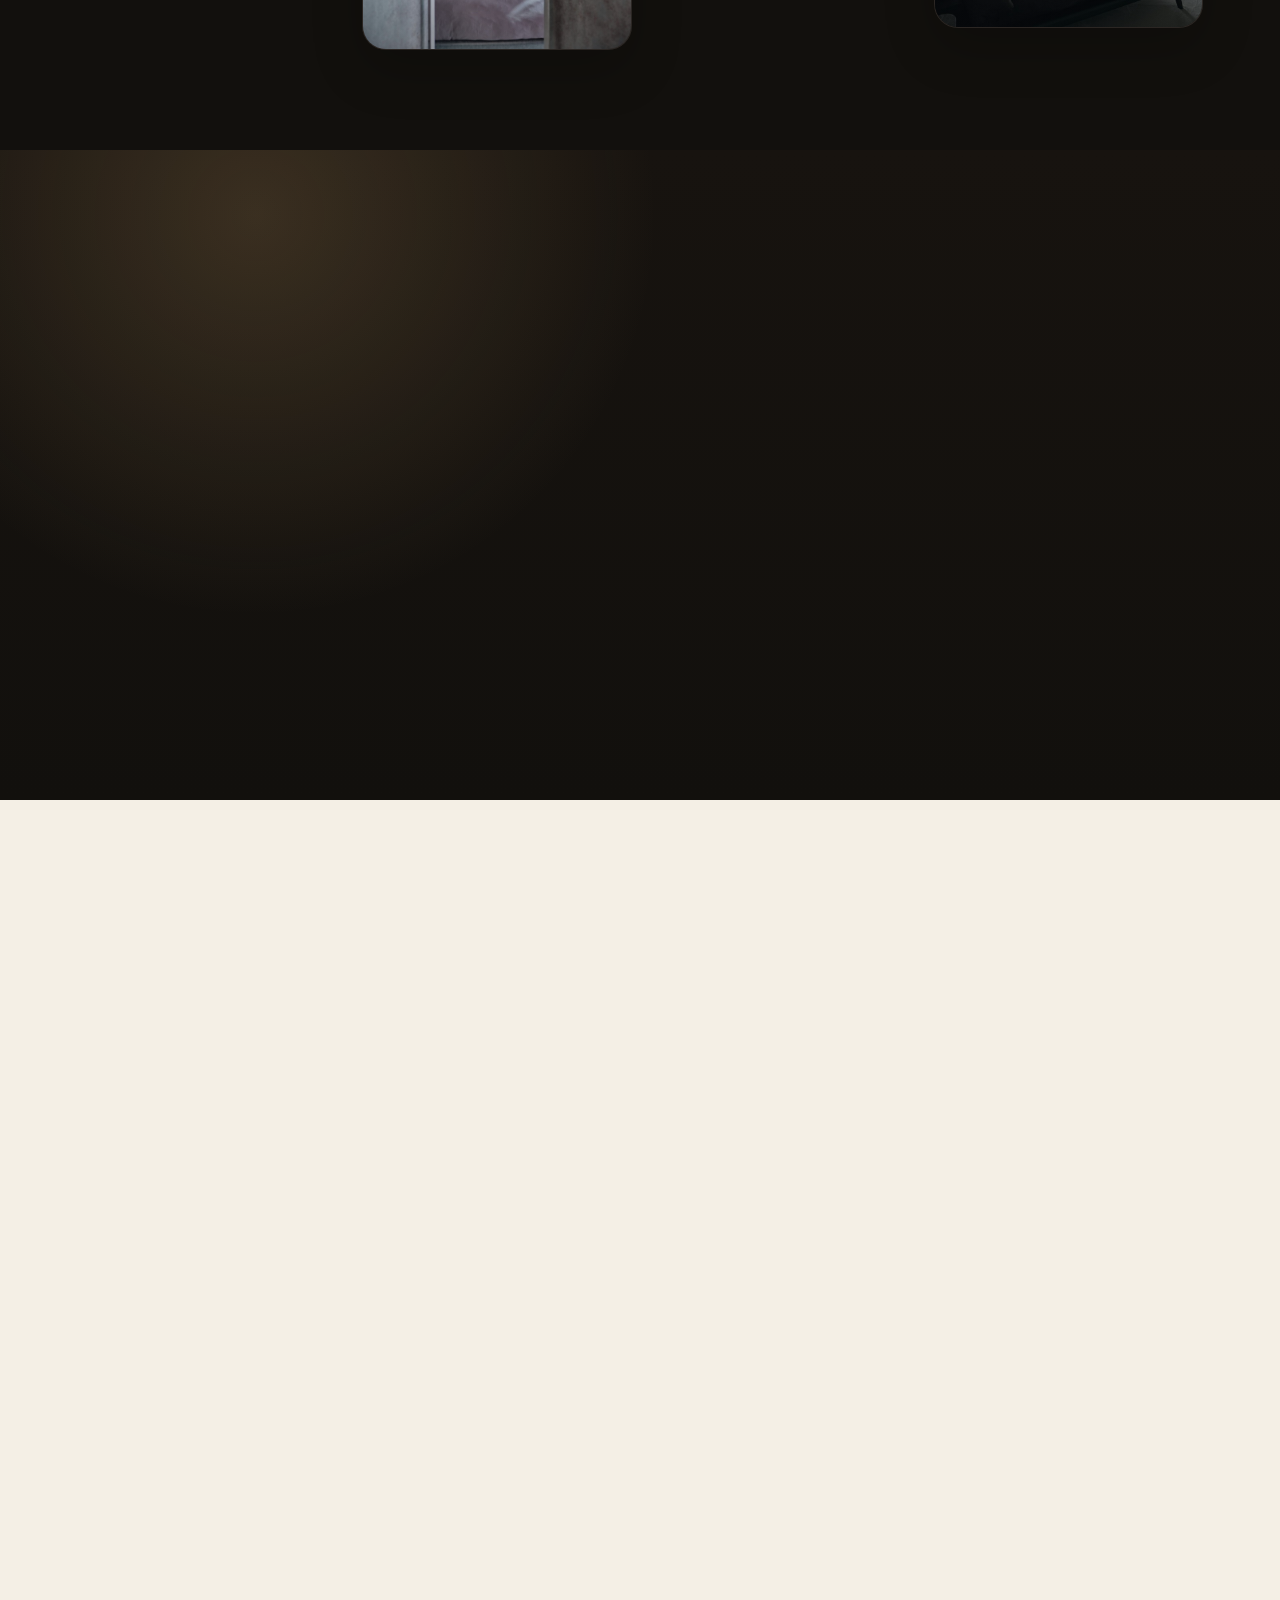
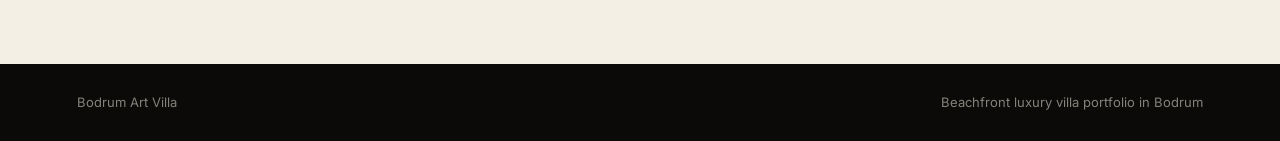
<file: en/index.html>
<!doctype html>
<html lang="en">
  <head>
    <meta charset="UTF-8" />
    <meta name="viewport" content="width=device-width, initial-scale=1.0" />
    <title>Beachfront Luxury Villa for Sale in Bodrum | Private Portfolio</title>
    <meta
      name="description"
      content="A beachfront villa for sale in Bodrum, crafted for collectors of art, privacy and refined Aegean luxury. Request a private viewing and confidential portfolio details."
    />
    <meta
      name="keywords"
      content="Bodrum villa for sale, beachfront villa Bodrum, luxury property Bodrum, seafront mansion Turkey, private portfolio Bodrum"
    />
    <meta name="robots" content="index, follow" />
    <meta name="author" content="Bodrum Art Villa" />
    <link rel="canonical" href="https://bodrumartvilla.com/en/" />
    <link rel="alternate" hreflang="tr" href="https://bodrumartvilla.com/" />
    <link rel="alternate" hreflang="en" href="https://bodrumartvilla.com/en/" />
    <link rel="alternate" hreflang="ru" href="https://bodrumartvilla.com/ru/" />
    <link rel="alternate" hreflang="ar" href="https://bodrumartvilla.com/ar/" />
    <link rel="alternate" hreflang="x-default" href="https://bodrumartvilla.com/" />
    <link rel="preconnect" href="https://fonts.googleapis.com" />
    <link rel="preconnect" href="https://fonts.gstatic.com" crossorigin />
    <link
      href="https://fonts.googleapis.com/css2?family=Bodoni+Moda:opsz,wght@6..96,500;6..96,600;6..96,700&family=Cormorant+Garamond:wght@500;600;700&family=Inter:wght@400;500;600;700&display=swap"
      rel="stylesheet"
    />
    <link rel="stylesheet" href="../styles.css?v=20260912-menu-clean" />
    <meta property="og:type" content="website" />
    <meta property="og:title" content="Beachfront Luxury Villa for Sale in Bodrum" />
    <meta
      property="og:description"
      content="A rare seafront villa in Bodrum with the atmosphere of a private art gallery."
    />
    <meta property="og:image" content="https://bodrumartvilla.com/assets/gallery-full-22.png" />
    <meta property="og:url" content="https://bodrumartvilla.com/en/" />
    <meta property="og:locale" content="en_US" />
    <meta name="twitter:card" content="summary_large_image" />
    <script type="application/ld+json">
      {
        "@context": "https://schema.org",
        "@type": "SingleFamilyResidence",
        "name": "Beachfront Luxury Villa for Sale in Bodrum",
        "description": "A beachfront villa in Bodrum designed around art, privacy and refined luxury.",
        "address": {
          "@type": "PostalAddress",
          "addressLocality": "Bodrum",
          "addressRegion": "Mugla",
          "addressCountry": "TR"
        }
      }
    </script>
  </head>
  <body>
    <header class="site-header" data-reveal>
      <a class="brand" href="#top" aria-label="Suleev home">
        <span class="brand-mark">B</span>
        <span>Bodrum Art Villa</span>
      </a>
      <button class="mobile-menu-toggle" type="button" aria-expanded="false" aria-controls="site-menu">Menu</button>
      <nav class="site-nav" id="site-menu" aria-label="Main navigation">
        <a href="#story">Story</a>
        <a href="#features">Features</a>
        <a href="#full-gallery">Gallery</a>
        <a href="../catalog-en.html">E-Catalogue</a>
        <a href="#viewing">Viewing</a>
      </nav>
      <div class="header-actions">
        <div class="language-switcher" aria-label="Language selection">
          <a href="/" lang="tr"><span>🇹🇷</span> TR</a>
          <a class="active" href="/en/" lang="en"><span>🇬🇧</span> EN</a>
          <a href="/ru/" lang="ru"><span>🇷🇺</span> RU</a>
          <a href="/ar/" lang="ar" dir="rtl"><span>🇦🇪</span> AR</a>
        </div>
        <select class="language-select" aria-label="Language selection">
          <option value="/">TR</option>
          <option value="/en/" selected>EN</option>
          <option value="/ru/">RU</option>
          <option value="/ar/">AR</option>
        </select>
        <a class="header-cta" href="#viewing">Private Viewing</a>
      </div>
    </header>

    <main id="top">
      <section class="hero">
        <div class="hero-bg" aria-hidden="true"></div>
        <div class="hero-content" data-reveal>
          <p class="eyebrow">Beachfront villa for sale in Bodrum</p>
          <h1>Where art, the sea and quiet luxury meet on the Bodrum coast.</h1>
          <p class="hero-lead">
            This rare Bodrum villa blends private waterfront living, gallery-like elegance and
            the calm grandeur of Aegean architecture.
          </p>
          <div class="hero-actions">
            <a class="button primary" href="#viewing">I Want to View the Villa</a>
            <a class="button secondary" href="#features">Explore Details</a>
          </div>
        </div>
      </section>

      <section class="intro section" id="story">
        <div class="section-kicker">The Spirit</div>
        <div class="intro-grid">
          <h2 data-reveal>A living work of art opening to the blue of Bodrum.</h2>
          <p data-reveal>
            This is not only a house. It is a coastal ritual beginning at the edge of the sea:
            morning steps toward the water, sculptural evening light and a refined material
            language that makes every guest feel they have entered a private collection.
          </p>
        </div>
      </section>

      <section class="stats section" aria-label="Villa highlights">
        <article data-reveal><strong>0 m</strong><span>Distance to the sea</span></article>
        <article data-reveal><strong>Panoramic</strong><span>Aegean view</span></article>
        <article data-reveal><strong>Gallery</strong><span>Art-led living spaces</span></article>
        <article data-reveal><strong>Private</strong><span>Viewings by appointment only</span></article>
      </section>

      <section class="prestige-location section">
        <div class="section-heading" data-reveal>
          <p class="section-kicker">Prestigious Location</p>
          <h2>Close to Bodrum’s most refined shopping and lifestyle routes.</h2>
          <p>
            The villa’s surroundings offer more than the sea: nearby Hermes, Chanel and Beymen
            boutiques, together with Macro Center for gourmet daily living, create a distinctly
            privileged address.
          </p>
        </div>
        <div class="brand-row" aria-label="Nearby prestigious brands">
          <span data-reveal>Hermes</span>
          <span data-reveal>Chanel</span>
          <span data-reveal>Beymen</span>
          <span data-reveal>Macro Center</span>
        </div>
      </section>

      <section class="features section" id="features">
        <div class="section-heading" data-reveal>
          <p class="section-kicker">Highlights</p>
          <h2>Details that express luxury without shouting.</h2>
        </div>
        <div class="feature-grid">
          <article data-reveal>
            <span>01</span>
            <h3>Beachfront Position</h3>
            <p>A direct connection from the villa to the coast creates a rare Bodrum waterfront experience.</p>
          </article>
          <article data-reveal>
            <span>02</span>
            <h3>Art Gallery Atmosphere</h3>
            <p>Generous walls, dramatic lighting and calm transitions offer an ideal stage for art and design.</p>
          </article>
          <article data-reveal>
            <span>03</span>
            <h3>Privacy and Prestige</h3>
            <p>Designed for high-profile buyers who expect discretion, serenity and strong representation.</p>
          </article>
          <article data-reveal>
            <span>04</span>
            <h3>Close to Yacht Life</h3>
            <p>Easy access to Bodrum marinas, fine dining and cultural routes completes the lifestyle.</p>
          </article>
        </div>
      </section>

      <section class="gallery section" id="gallery">
        <div class="section-heading" data-reveal>
          <p class="section-kicker">Atmosphere</p>
          <h2>A scene that creates desire at first sight.</h2>
        </div>
        <div class="gallery-grid">
          <figure class="gallery-item large" data-reveal>
            <div class="art sea"></div>
            <figcaption>An endless terrace opening to the horizon</figcaption>
          </figure>
          <figure class="gallery-item" data-reveal>
            <div class="art stone"></div>
            <figcaption>Natural stone, bronze and linen textures</figcaption>
          </figure>
          <figure class="gallery-item" data-reveal>
            <div class="art light"></div>
            <figcaption>Lighting worthy of a private gallery</figcaption>
          </figure>
        </div>
      </section>

      <section class="private-collection section">
        <div class="section-heading" data-reveal>
          <p class="section-kicker">Private Collection</p>
          <h2>Every frame speaks of the sea, art and material quality.</h2>
        </div>
        <div class="collection-grid">
          <figure class="collection-card tall" data-reveal>
            <img src="../assets/crystal-sea-detail.png" alt="Crystal design object in a sea-view living room" />
            <figcaption>Crystal, marble and quiet grandeur in the sea-view living room</figcaption>
          </figure>
          <figure class="collection-card" data-reveal>
            <img src="../assets/candle-art-detail.png" alt="Designer candles beside a work of art" />
            <figcaption>Gallery walls and sculptural light details</figcaption>
          </figure>
          <figure class="collection-card" data-reveal>
            <img src="../assets/gallery-figures.png" alt="Art objects in a mirrored living space" />
            <figcaption>A lived-in art house with distinctive objects</figcaption>
          </figure>
          <figure class="collection-card" data-reveal>
            <img src="../assets/bedroom-sea-view.png" alt="Bedroom with sea view" />
            <figcaption>A bedroom opening directly to the blue of the Aegean</figcaption>
          </figure>
          <figure class="collection-card" data-reveal>
            <img src="../assets/balcony-blue-view.png" alt="Terrace with Bodrum sea view" />
            <figcaption>Terrace living, yacht routes and endless blue</figcaption>
          </figure>
        </div>
      </section>

      <section class="full-gallery section" id="full-gallery">
        <div class="section-heading" data-reveal>
          <div>
            <p class="section-kicker">Full Gallery</p>
            <h2>All property images in one private collection.</h2>
          </div>
          <p class="gallery-note">
            Living spaces, art details, bedrooms, terraces and sea views are gathered here.
            Click any image to open a larger view.
          </p>
        </div>
        <div
          class="full-gallery-grid"
          data-full-gallery
          data-alt="Bodrum beachfront luxury villa photo gallery"
        ></div>
      </section>

      <section class="experience section">
        <div class="experience-panel" data-reveal>
          <p class="section-kicker">Sales Language</p>
          <h2>This property persuades through the life it makes you feel.</h2>
          <p>
            The right buyer is not only searching for square meters or location. They are seeking
            prestige, privacy, artistic value and a coastal life that becomes family memory.
          </p>
        </div>
      </section>

      <section class="contact section" id="viewing">
        <div data-reveal>
          <p class="section-kicker">Private Viewing</p>
          <h2>Request an appointment to experience the villa in person.</h2>
          <p>Portfolio details are shared only with qualified buyers under a discreet process.</p>
        </div>
        <form class="contact-form" action="https://formsubmit.co/housedoctorweb@gmail.com" method="POST" data-reveal>
          <input type="hidden" name="_subject" value="New private viewing request from Bodrum villa website" />
          <input type="hidden" name="_template" value="table" />
          <input type="hidden" name="_next" value="https://bodrumartvilla.com/thanks.html" />
          <input type="text" name="_honey" class="honeypot" tabindex="-1" autocomplete="off" />
          <label>Full Name<input type="text" name="name" placeholder="Your full name" required /></label>
          <label>Phone<input type="tel" name="phone" placeholder="+90 5XX XXX XX XX" required /></label>
          <label>Email<input type="email" name="email" placeholder="name@example.com" /></label>
          <label>Message<textarea name="message" rows="4" placeholder="Preferred viewing date or private note"></textarea></label>
          <button class="button primary" type="submit" data-success="Request Received">Request Appointment</button>
          <p class="form-note">Your request is sent securely; qualified buyers will be contacted discreetly.</p>
        </form>
      </section>
    </main>

    <footer class="site-footer">
      <span>Bodrum Art Villa</span>
      <span>Beachfront luxury villa portfolio in Bodrum</span>
    </footer>

    <script src="../script.js?v=20260912-menu-clean"></script>
  </body>
</html>
</file>
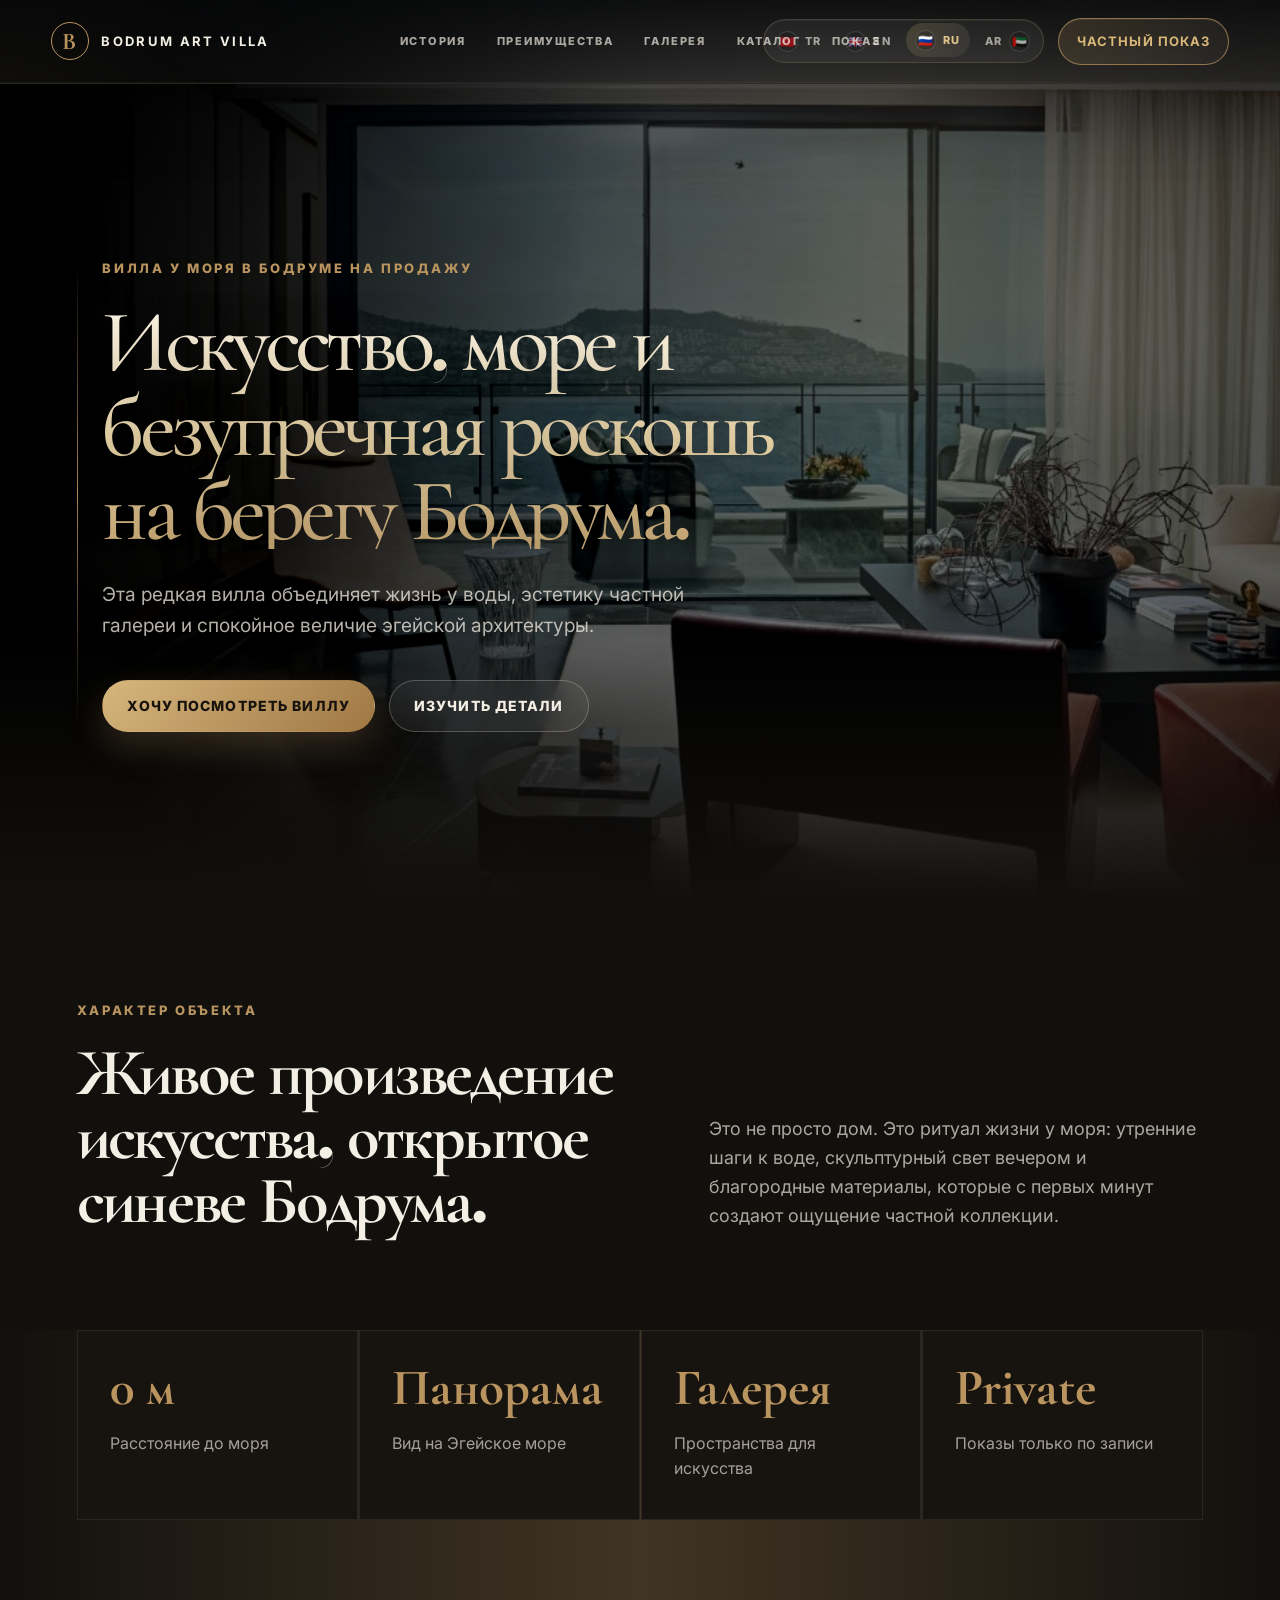
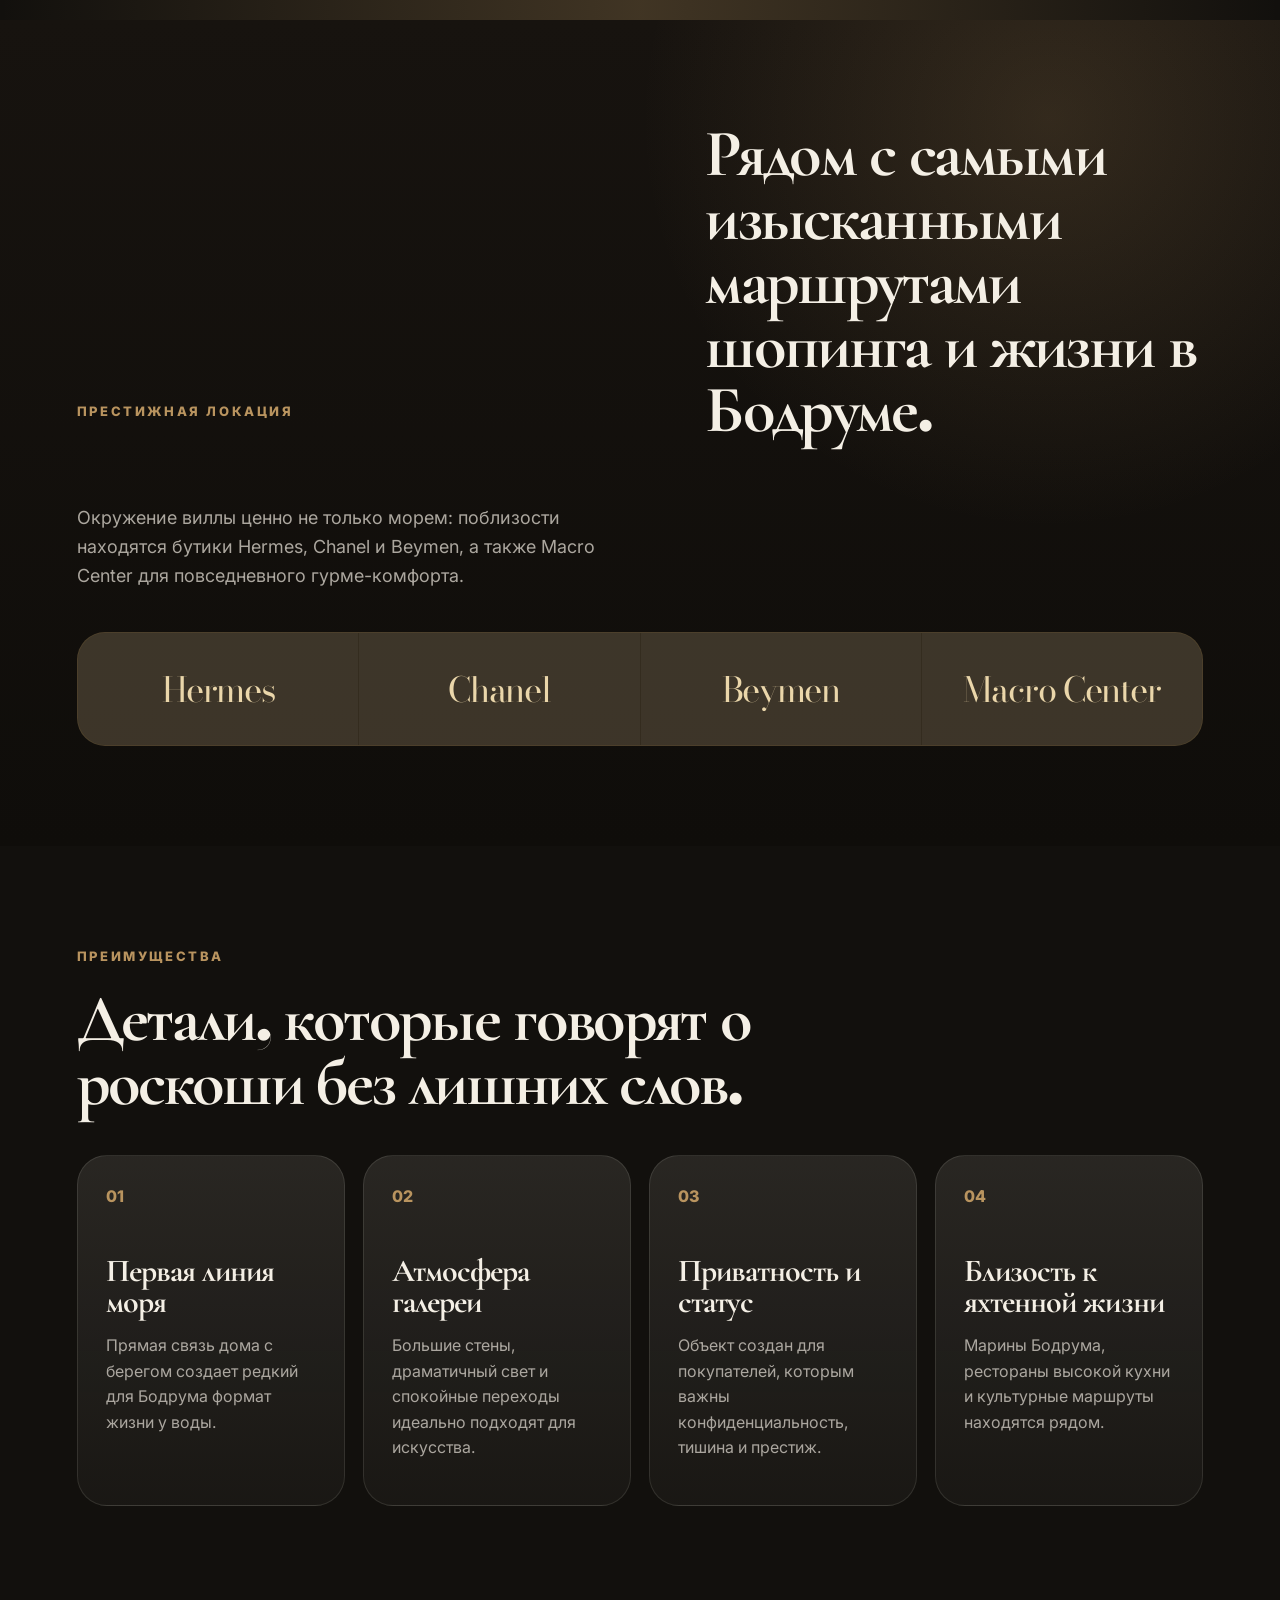
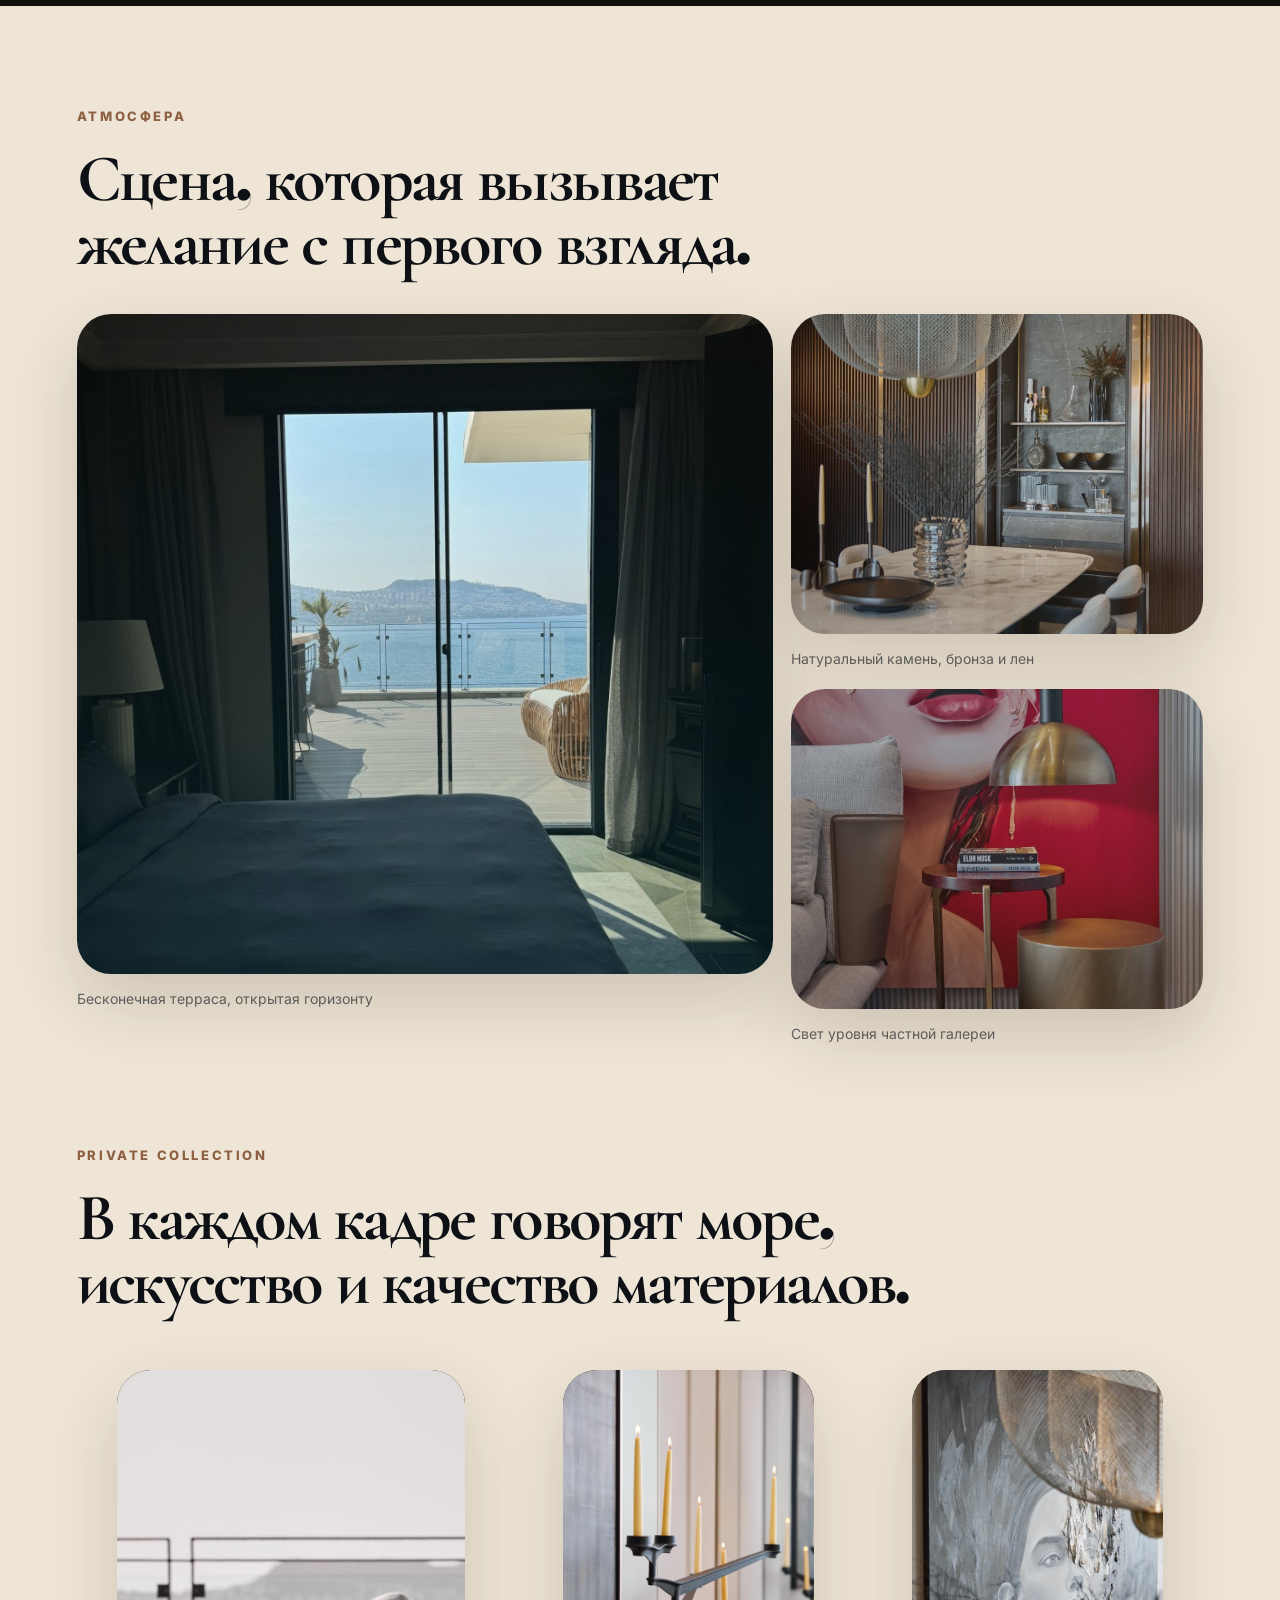
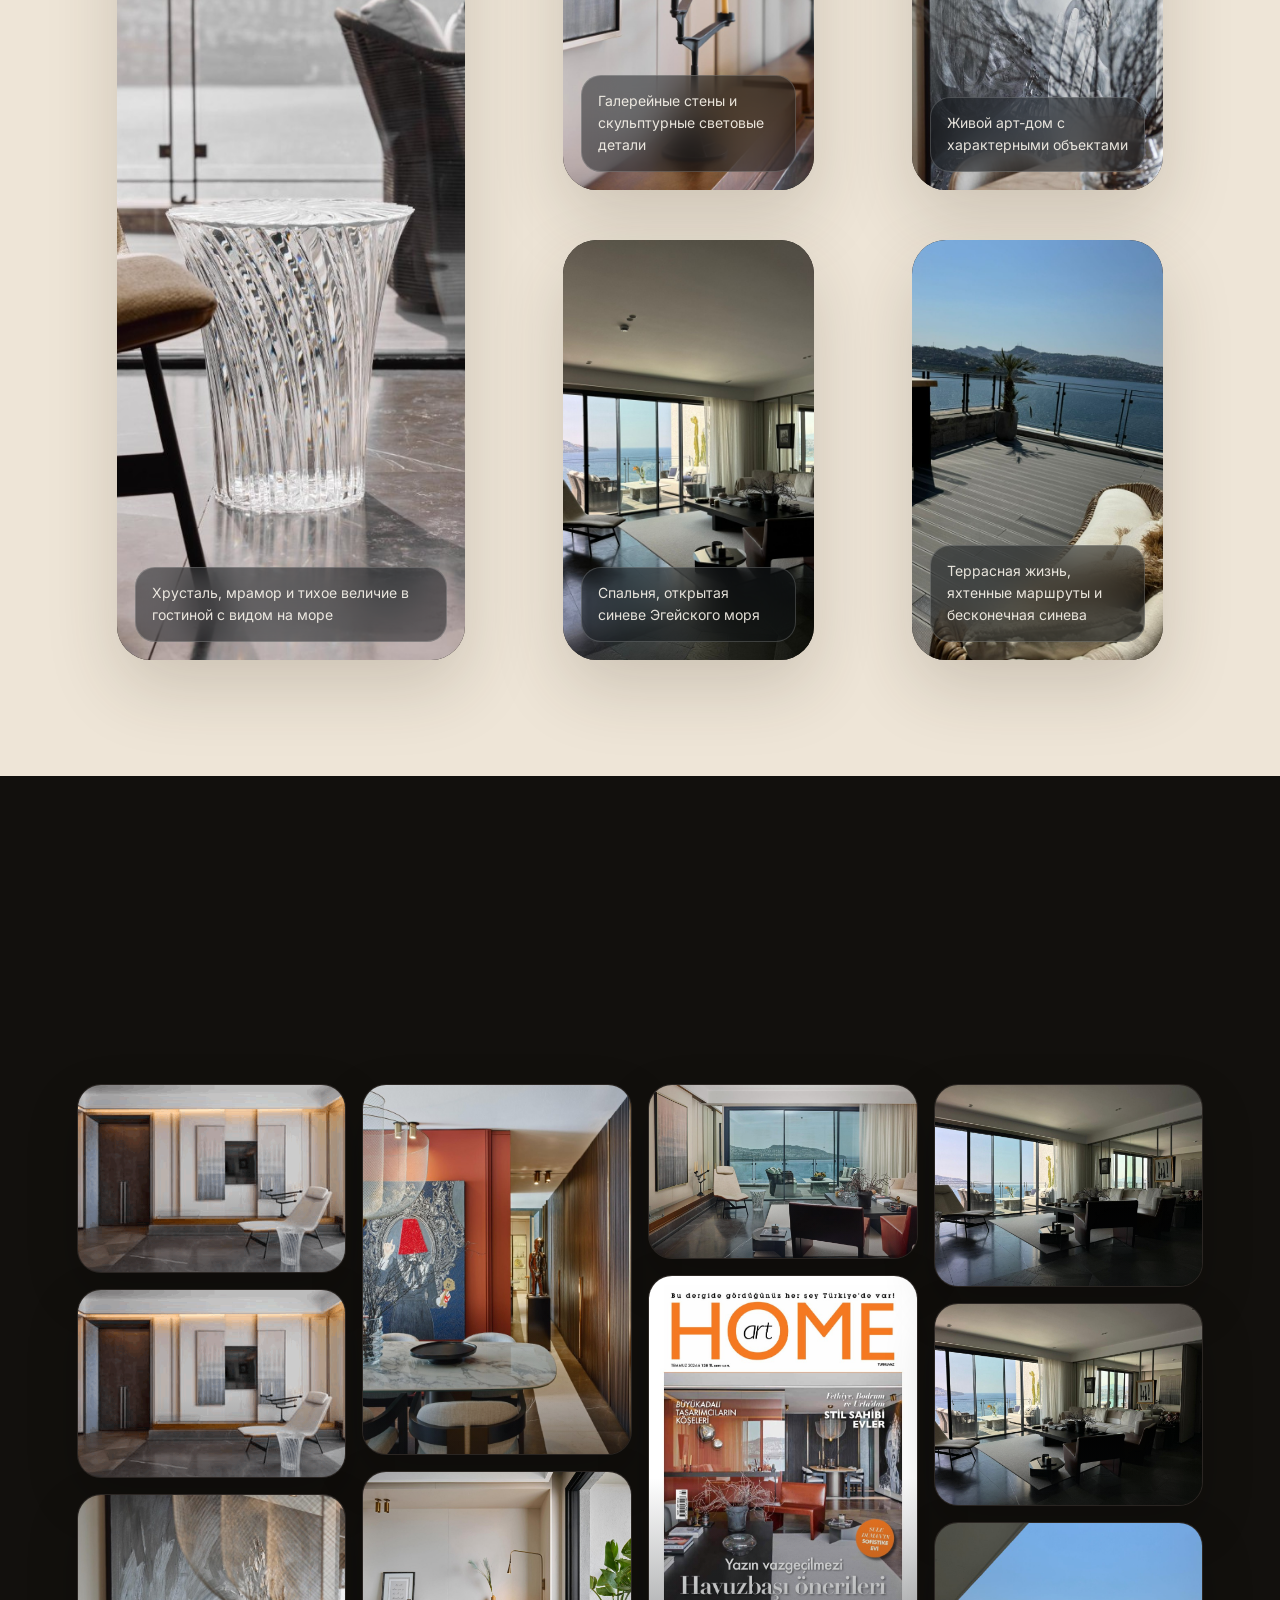
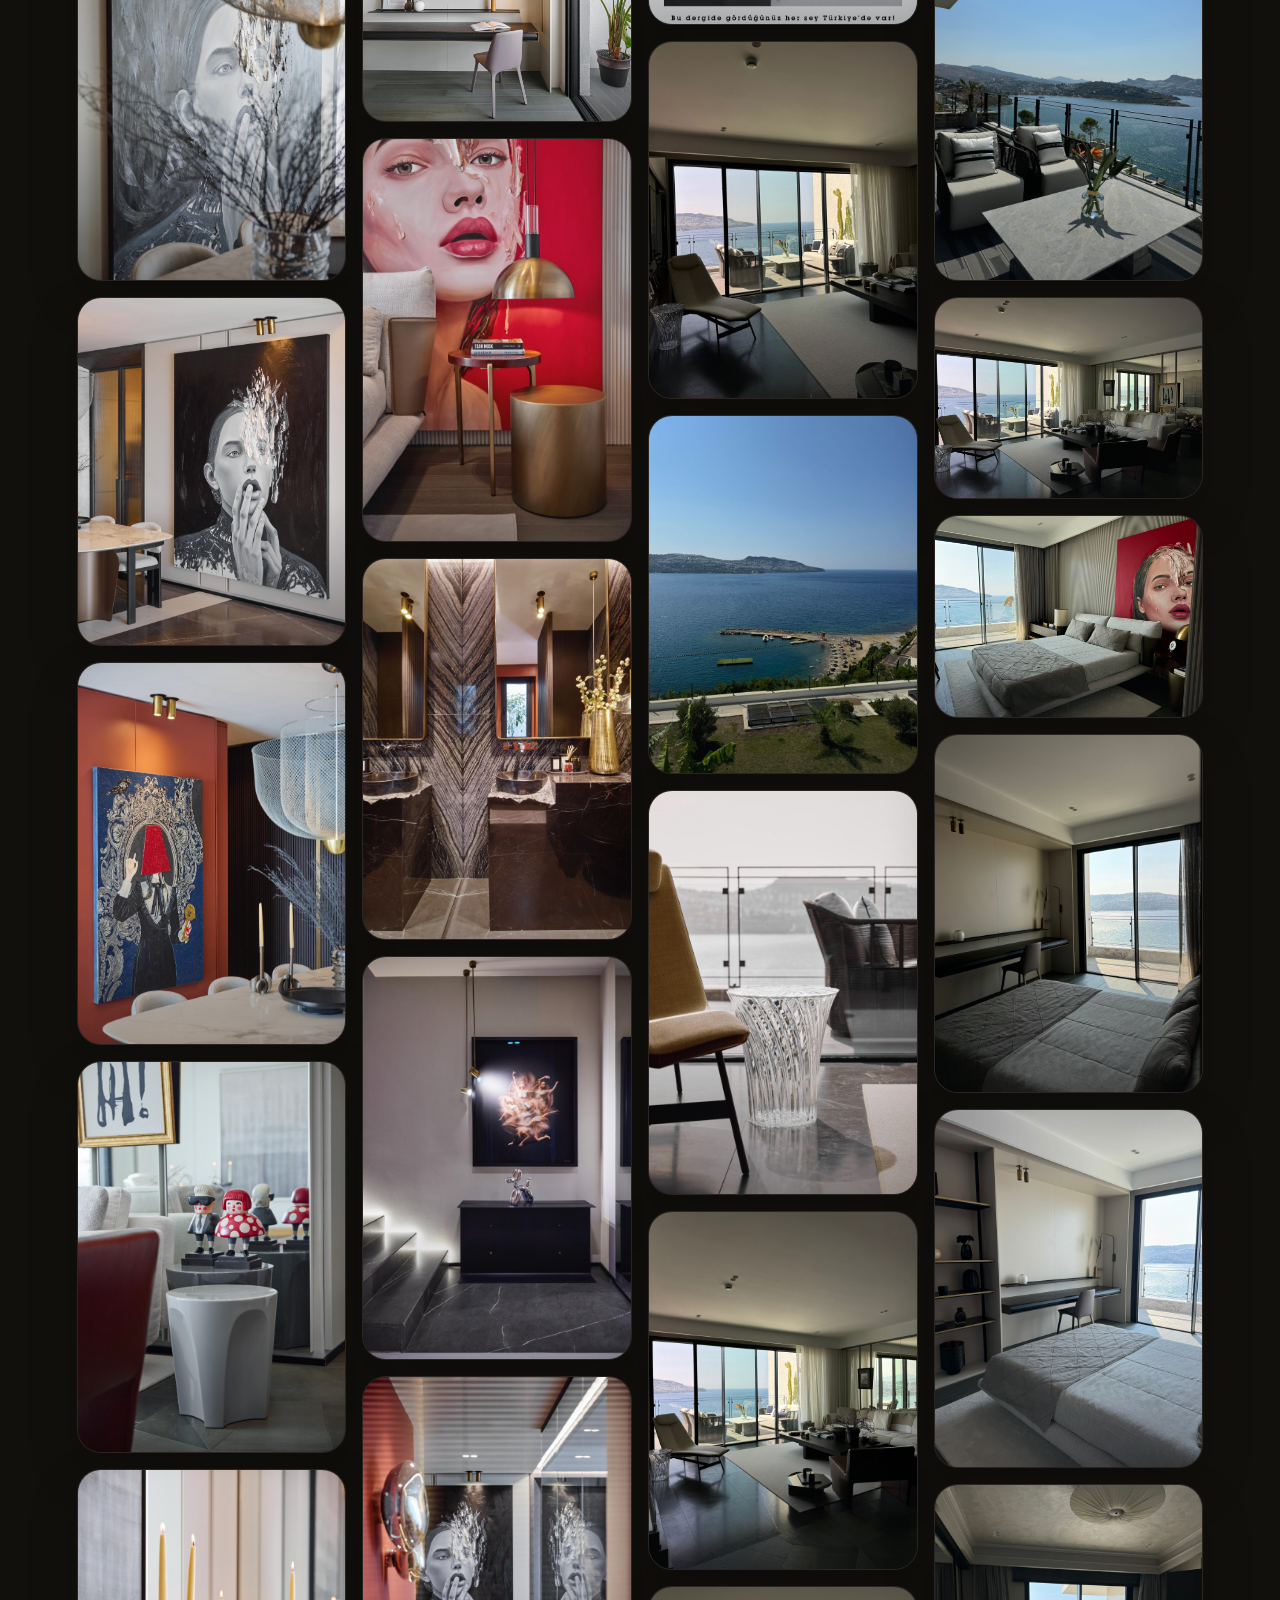
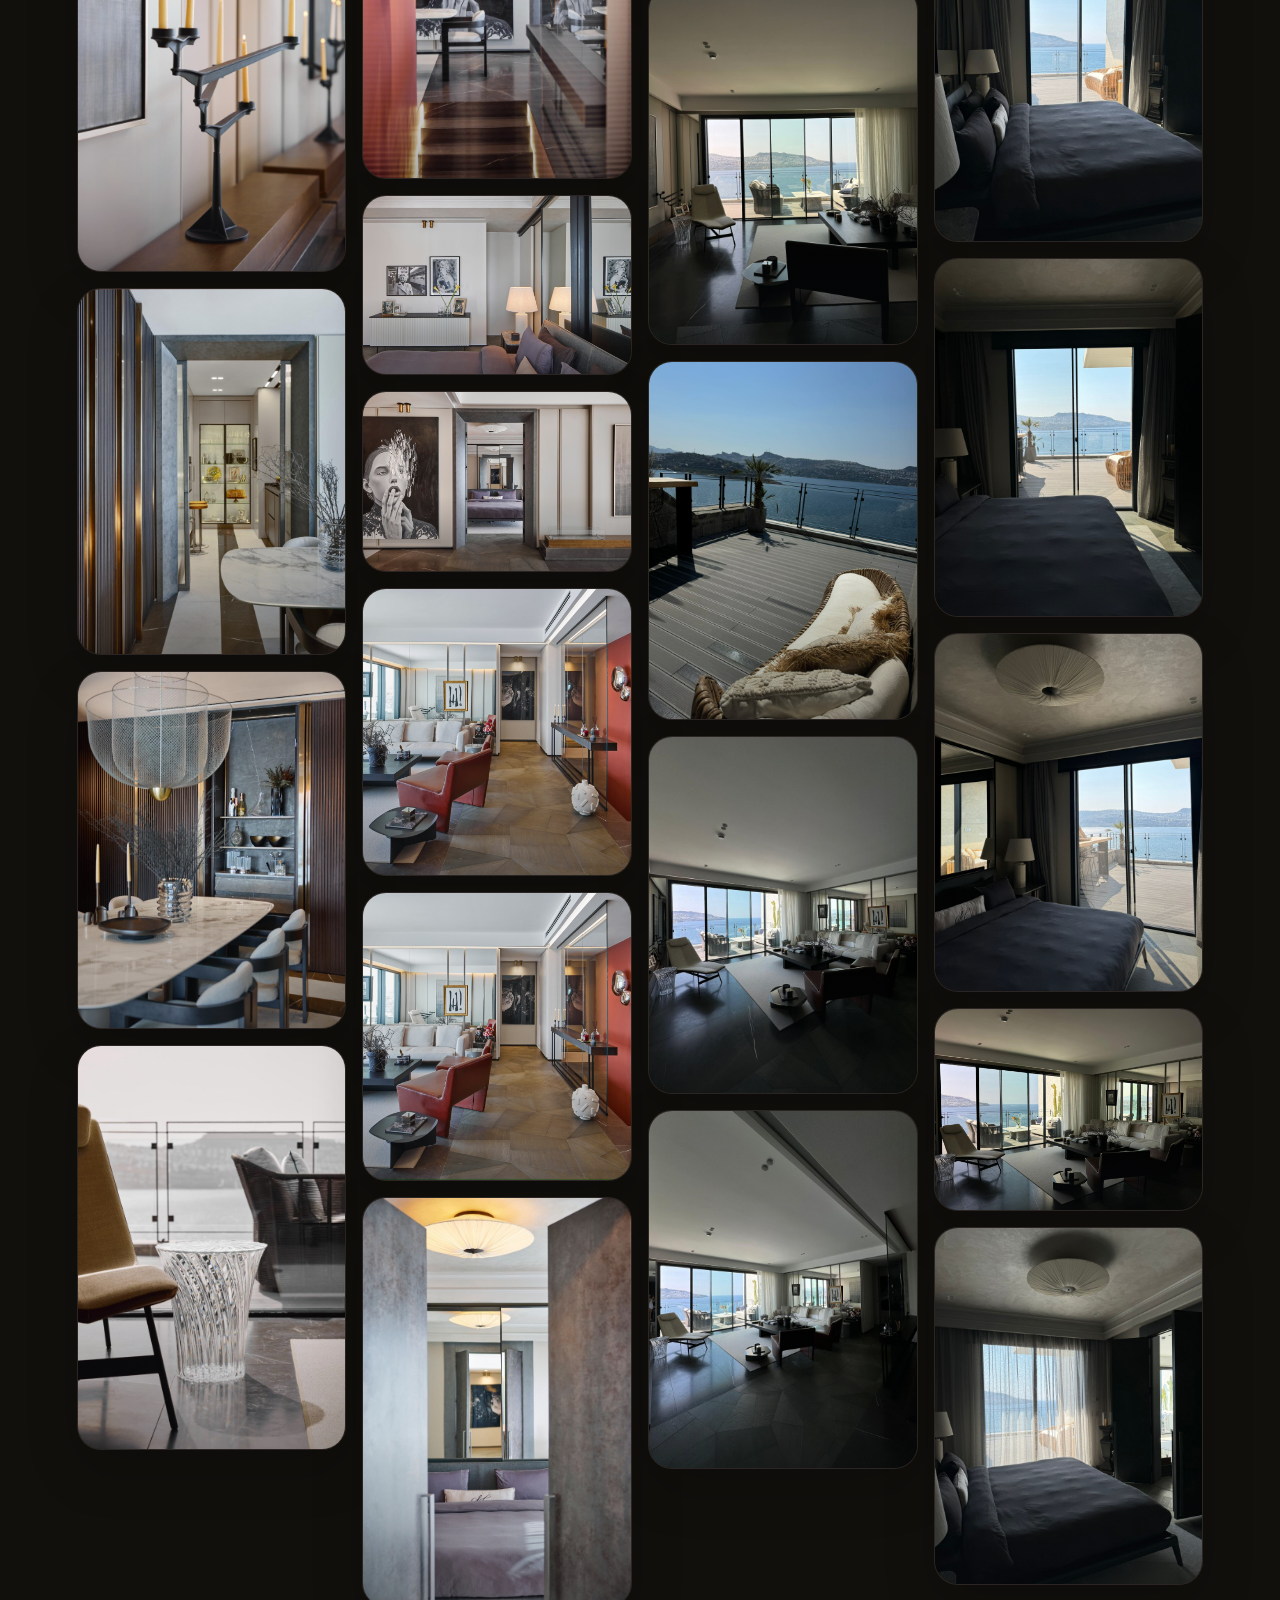
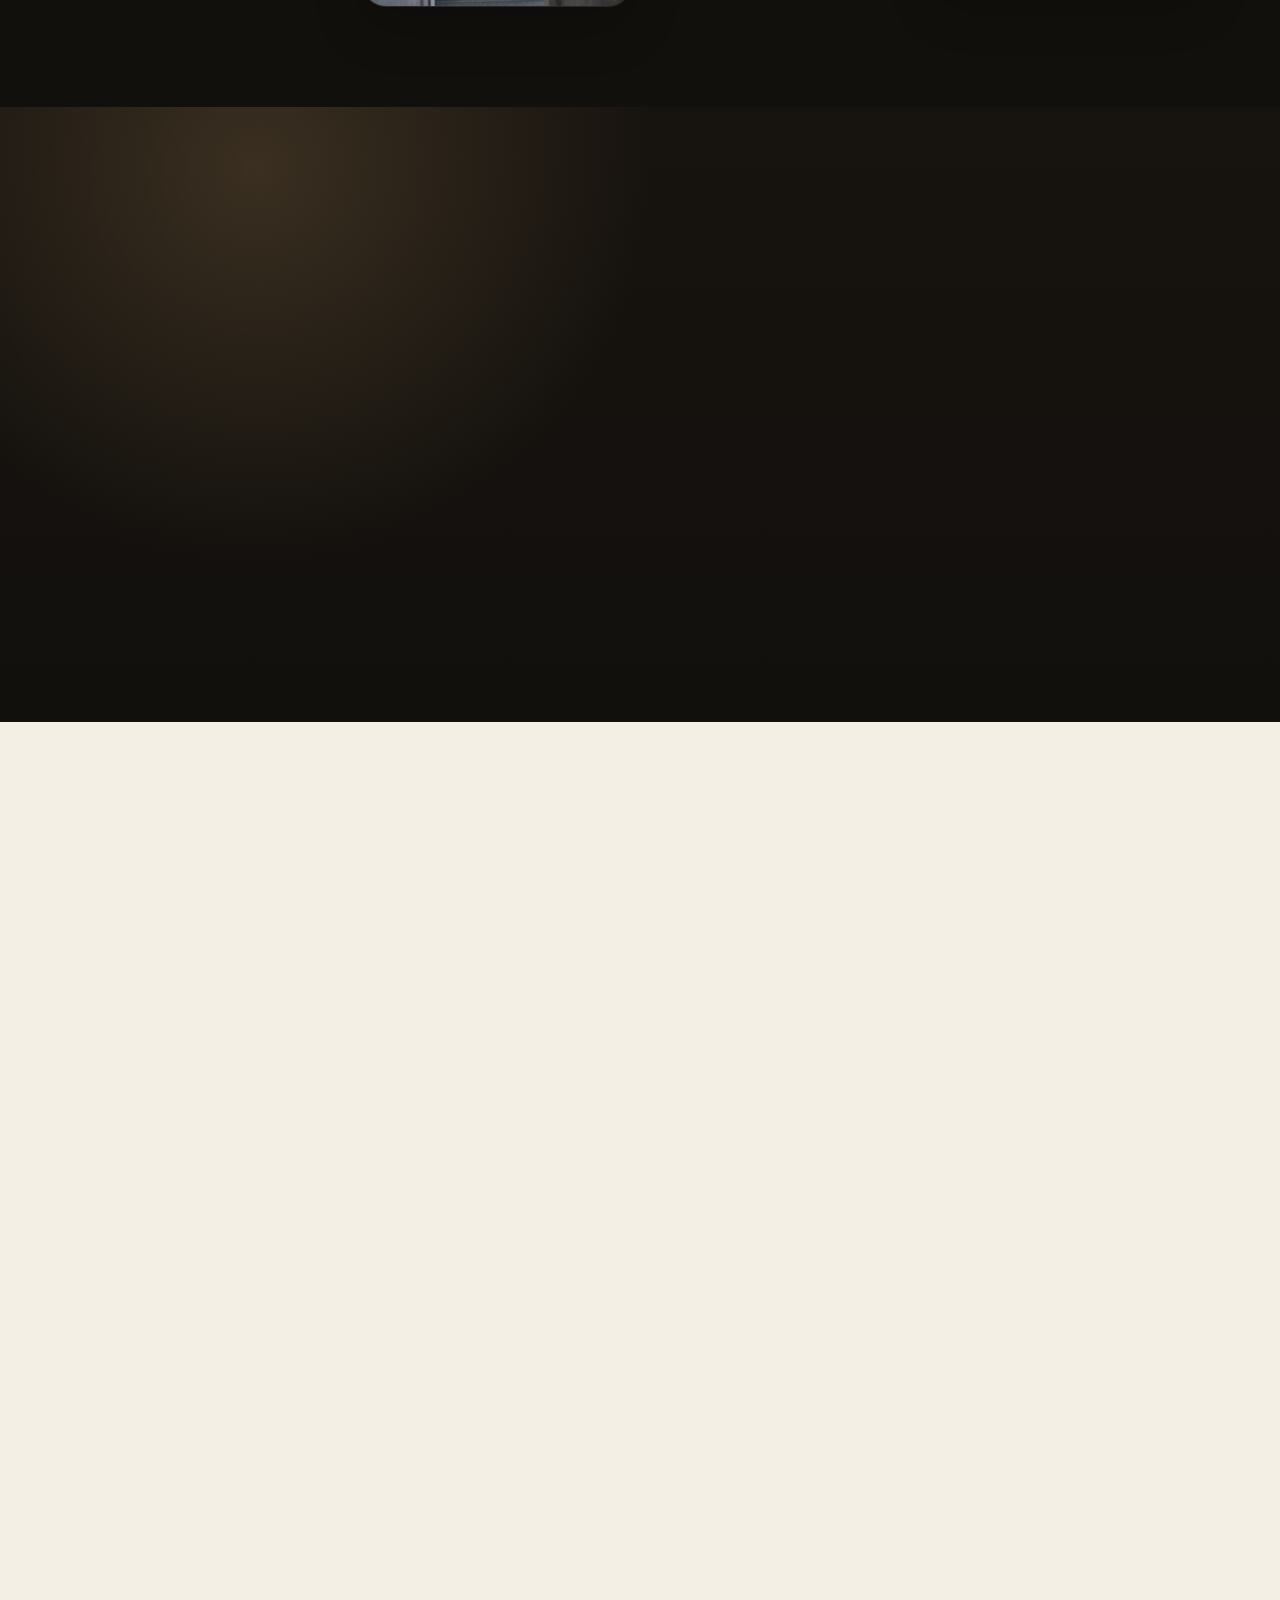
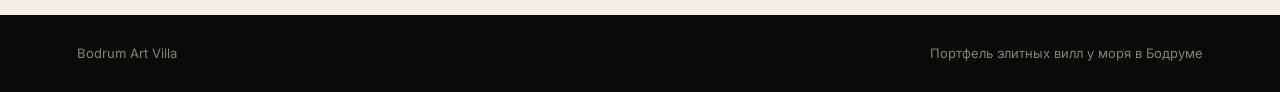
<file: ru/index.html>
<!doctype html>
<html lang="ru">
  <head>
    <meta charset="UTF-8" />
    <meta name="viewport" content="width=device-width, initial-scale=1.0" />
    <title>Вилла у моря в Бодруме на продажу | Частный портфель</title>
    <meta
      name="description"
      content="Престижная вилла у самого моря в Бодруме: искусство, приватность и роскошная жизнь на побережье Эгейского моря. Детали предоставляются по частному запросу."
    />
    <meta
      name="keywords"
      content="вилла в Бодруме на продажу, вилла у моря Бодрум, элитная недвижимость Турция, роскошная вилла Бодрум, частный портфель Бодрум"
    />
    <meta name="robots" content="index, follow" />
    <meta name="author" content="Bodrum Art Villa" />
    <link rel="canonical" href="https://bodrumartvilla.com/ru/" />
    <link rel="alternate" hreflang="tr" href="https://bodrumartvilla.com/" />
    <link rel="alternate" hreflang="en" href="https://bodrumartvilla.com/en/" />
    <link rel="alternate" hreflang="ru" href="https://bodrumartvilla.com/ru/" />
    <link rel="alternate" hreflang="ar" href="https://bodrumartvilla.com/ar/" />
    <link rel="alternate" hreflang="x-default" href="https://bodrumartvilla.com/" />
    <link rel="preconnect" href="https://fonts.googleapis.com" />
    <link rel="preconnect" href="https://fonts.gstatic.com" crossorigin />
    <link
      href="https://fonts.googleapis.com/css2?family=Bodoni+Moda:opsz,wght@6..96,500;6..96,600;6..96,700&family=Cormorant+Garamond:wght@500;600;700&family=Inter:wght@400;500;600;700&display=swap"
      rel="stylesheet"
    />
    <link rel="stylesheet" href="../styles.css?v=20260912-menu-clean" />
    <meta property="og:type" content="website" />
    <meta property="og:title" content="Вилла у моря в Бодруме на продажу" />
    <meta
      property="og:description"
      content="Редкая вилла у моря в Бодруме с атмосферой частной художественной галереи."
    />
    <meta property="og:image" content="https://bodrumartvilla.com/assets/gallery-full-22.png" />
    <meta property="og:url" content="https://bodrumartvilla.com/ru/" />
    <meta property="og:locale" content="ru_RU" />
    <meta name="twitter:card" content="summary_large_image" />
    <script type="application/ld+json">
      {
        "@context": "https://schema.org",
        "@type": "SingleFamilyResidence",
        "name": "Вилла у моря в Бодруме на продажу",
        "description": "Вилла у самого моря в Бодруме, созданная вокруг искусства, приватности и утонченной роскоши.",
        "address": {
          "@type": "PostalAddress",
          "addressLocality": "Bodrum",
          "addressRegion": "Mugla",
          "addressCountry": "TR"
        }
      }
    </script>
  </head>
  <body>
    <header class="site-header" data-reveal>
      <a class="brand" href="#top" aria-label="Bodrum Art Villa главная">
        <span class="brand-mark">B</span>
        <span>Bodrum Art Villa</span>
      </a>
      <button class="mobile-menu-toggle" type="button" aria-expanded="false" aria-controls="site-menu">Меню</button>
      <nav class="site-nav" id="site-menu" aria-label="Главное меню">
        <a href="#story">История</a>
        <a href="#features">Преимущества</a>
        <a href="#full-gallery">Галерея</a>
        <a href="../catalog-ru.html">Каталог</a>
        <a href="#viewing">Показ</a>
      </nav>
      <div class="header-actions">
        <div class="language-switcher" aria-label="Выбор языка">
          <a href="/" lang="tr"><span>🇹🇷</span> TR</a>
          <a href="/en/" lang="en"><span>🇬🇧</span> EN</a>
          <a class="active" href="/ru/" lang="ru"><span>🇷🇺</span> RU</a>
          <a href="/ar/" lang="ar" dir="rtl"><span>🇦🇪</span> AR</a>
        </div>
        <select class="language-select" aria-label="Выбор языка">
          <option value="/">TR</option>
          <option value="/en/">EN</option>
          <option value="/ru/" selected>RU</option>
          <option value="/ar/">AR</option>
        </select>
        <a class="header-cta" href="#viewing">Частный показ</a>
      </div>
    </header>

    <main id="top">
      <section class="hero">
        <div class="hero-bg" aria-hidden="true"></div>
        <div class="hero-content" data-reveal>
          <p class="eyebrow">Вилла у моря в Бодруме на продажу</p>
          <h1>Искусство, море и безупречная роскошь на берегу Бодрума.</h1>
          <p class="hero-lead">
            Эта редкая вилла объединяет жизнь у воды, эстетику частной галереи и
            спокойное величие эгейской архитектуры.
          </p>
          <div class="hero-actions">
            <a class="button primary" href="#viewing">Хочу посмотреть виллу</a>
            <a class="button secondary" href="#features">Изучить детали</a>
          </div>
        </div>
      </section>

      <section class="intro section" id="story">
        <div class="section-kicker">Характер объекта</div>
        <div class="intro-grid">
          <h2 data-reveal>Живое произведение искусства, открытое синеве Бодрума.</h2>
          <p data-reveal>
            Это не просто дом. Это ритуал жизни у моря: утренние шаги к воде, скульптурный свет
            вечером и благородные материалы, которые с первых минут создают ощущение частной
            коллекции.
          </p>
        </div>
      </section>

      <section class="stats section" aria-label="Ключевые преимущества виллы">
        <article data-reveal><strong>0 м</strong><span>Расстояние до моря</span></article>
        <article data-reveal><strong>Панорама</strong><span>Вид на Эгейское море</span></article>
        <article data-reveal><strong>Галерея</strong><span>Пространства для искусства</span></article>
        <article data-reveal><strong>Private</strong><span>Показы только по записи</span></article>
      </section>

      <section class="prestige-location section">
        <div class="section-heading" data-reveal>
          <p class="section-kicker">Престижная локация</p>
          <h2>Рядом с самыми изысканными маршрутами шопинга и жизни в Бодруме.</h2>
          <p>
            Окружение виллы ценно не только морем: поблизости находятся бутики Hermes, Chanel
            и Beymen, а также Macro Center для повседневного гурме-комфорта.
          </p>
        </div>
        <div class="brand-row" aria-label="Престижные бренды рядом">
          <span data-reveal>Hermes</span>
          <span data-reveal>Chanel</span>
          <span data-reveal>Beymen</span>
          <span data-reveal>Macro Center</span>
        </div>
      </section>

      <section class="features section" id="features">
        <div class="section-heading" data-reveal>
          <p class="section-kicker">Преимущества</p>
          <h2>Детали, которые говорят о роскоши без лишних слов.</h2>
        </div>
        <div class="feature-grid">
          <article data-reveal>
            <span>01</span>
            <h3>Первая линия моря</h3>
            <p>Прямая связь дома с берегом создает редкий для Бодрума формат жизни у воды.</p>
          </article>
          <article data-reveal>
            <span>02</span>
            <h3>Атмосфера галереи</h3>
            <p>Большие стены, драматичный свет и спокойные переходы идеально подходят для искусства.</p>
          </article>
          <article data-reveal>
            <span>03</span>
            <h3>Приватность и статус</h3>
            <p>Объект создан для покупателей, которым важны конфиденциальность, тишина и престиж.</p>
          </article>
          <article data-reveal>
            <span>04</span>
            <h3>Близость к яхтенной жизни</h3>
            <p>Марины Бодрума, рестораны высокой кухни и культурные маршруты находятся рядом.</p>
          </article>
        </div>
      </section>

      <section class="gallery section" id="gallery">
        <div class="section-heading" data-reveal>
          <p class="section-kicker">Атмосфера</p>
          <h2>Сцена, которая вызывает желание с первого взгляда.</h2>
        </div>
        <div class="gallery-grid">
          <figure class="gallery-item large" data-reveal>
            <div class="art sea"></div>
            <figcaption>Бесконечная терраса, открытая горизонту</figcaption>
          </figure>
          <figure class="gallery-item" data-reveal>
            <div class="art stone"></div>
            <figcaption>Натуральный камень, бронза и лен</figcaption>
          </figure>
          <figure class="gallery-item" data-reveal>
            <div class="art light"></div>
            <figcaption>Свет уровня частной галереи</figcaption>
          </figure>
        </div>
      </section>

      <section class="private-collection section">
        <div class="section-heading" data-reveal>
          <p class="section-kicker">Private Collection</p>
          <h2>В каждом кадре говорят море, искусство и качество материалов.</h2>
        </div>
        <div class="collection-grid">
          <figure class="collection-card tall" data-reveal>
            <img src="../assets/crystal-sea-detail.png" alt="Хрустальный дизайнерский объект в гостиной с видом на море" />
            <figcaption>Хрусталь, мрамор и тихое величие в гостиной с видом на море</figcaption>
          </figure>
          <figure class="collection-card" data-reveal>
            <img src="../assets/candle-art-detail.png" alt="Дизайнерские свечи рядом с произведением искусства" />
            <figcaption>Галерейные стены и скульптурные световые детали</figcaption>
          </figure>
          <figure class="collection-card" data-reveal>
            <img src="../assets/gallery-figures.png" alt="Арт-объекты в зеркальном жилом пространстве" />
            <figcaption>Живой арт-дом с характерными объектами</figcaption>
          </figure>
          <figure class="collection-card" data-reveal>
            <img src="../assets/bedroom-sea-view.png" alt="Спальня с видом на море" />
            <figcaption>Спальня, открытая синеве Эгейского моря</figcaption>
          </figure>
          <figure class="collection-card" data-reveal>
            <img src="../assets/balcony-blue-view.png" alt="Терраса с видом на море в Бодруме" />
            <figcaption>Террасная жизнь, яхтенные маршруты и бесконечная синева</figcaption>
          </figure>
        </div>
      </section>

      <section class="full-gallery section" id="full-gallery">
        <div class="section-heading" data-reveal>
          <div>
            <p class="section-kicker">Полная галерея</p>
            <h2>Все фотографии объекта в одной частной коллекции.</h2>
          </div>
          <p class="gallery-note">
            Гостиные, арт-детали, спальни, террасы и виды на море собраны здесь.
            Нажмите на любое изображение, чтобы открыть его в большем размере.
          </p>
        </div>
        <div
          class="full-gallery-grid"
          data-full-gallery
          data-alt="Фотогалерея элитной виллы у моря в Бодруме"
        ></div>
      </section>

      <section class="experience section">
        <div class="experience-panel" data-reveal>
          <p class="section-kicker">Язык продажи</p>
          <h2>Этот объект убеждает не ценой, а образом жизни.</h2>
          <p>
            Покупатель такого уровня ищет не только площадь и адрес. Он ищет престиж, приватность,
            художественную ценность и жизнь у моря, которая станет семейной памятью.
          </p>
        </div>
      </section>

      <section class="contact section" id="viewing">
        <div data-reveal>
          <p class="section-kicker">Частный показ</p>
          <h2>Запросите встречу, чтобы увидеть виллу лично.</h2>
          <p>Детали портфеля предоставляются только квалифицированным покупателям с соблюдением конфиденциальности.</p>
        </div>
        <form class="contact-form" action="https://formsubmit.co/housedoctorweb@gmail.com" method="POST" data-reveal>
          <input type="hidden" name="_subject" value="Новый запрос на частный показ виллы в Бодруме" />
          <input type="hidden" name="_template" value="table" />
          <input type="hidden" name="_next" value="https://bodrumartvilla.com/thanks.html" />
          <input type="text" name="_honey" class="honeypot" tabindex="-1" autocomplete="off" />
          <label>Имя и фамилия<input type="text" name="name" placeholder="Ваше имя и фамилия" required /></label>
          <label>Телефон<input type="tel" name="phone" placeholder="+90 5XX XXX XX XX" required /></label>
          <label>E-mail<input type="email" name="email" placeholder="name@example.com" /></label>
          <label>Сообщение<textarea name="message" rows="4" placeholder="Желаемая дата показа или личная заметка"></textarea></label>
          <button class="button primary" type="submit" data-success="Запрос получен">Запросить показ</button>
          <p class="form-note">Ваш запрос будет отправлен безопасно; с подходящими покупателями свяжутся конфиденциально.</p>
        </form>
      </section>
    </main>

    <footer class="site-footer">
      <span>Bodrum Art Villa</span>
      <span>Портфель элитных вилл у моря в Бодруме</span>
    </footer>

    <script src="../script.js?v=20260912-menu-clean"></script>
  </body>
</html>
</file>
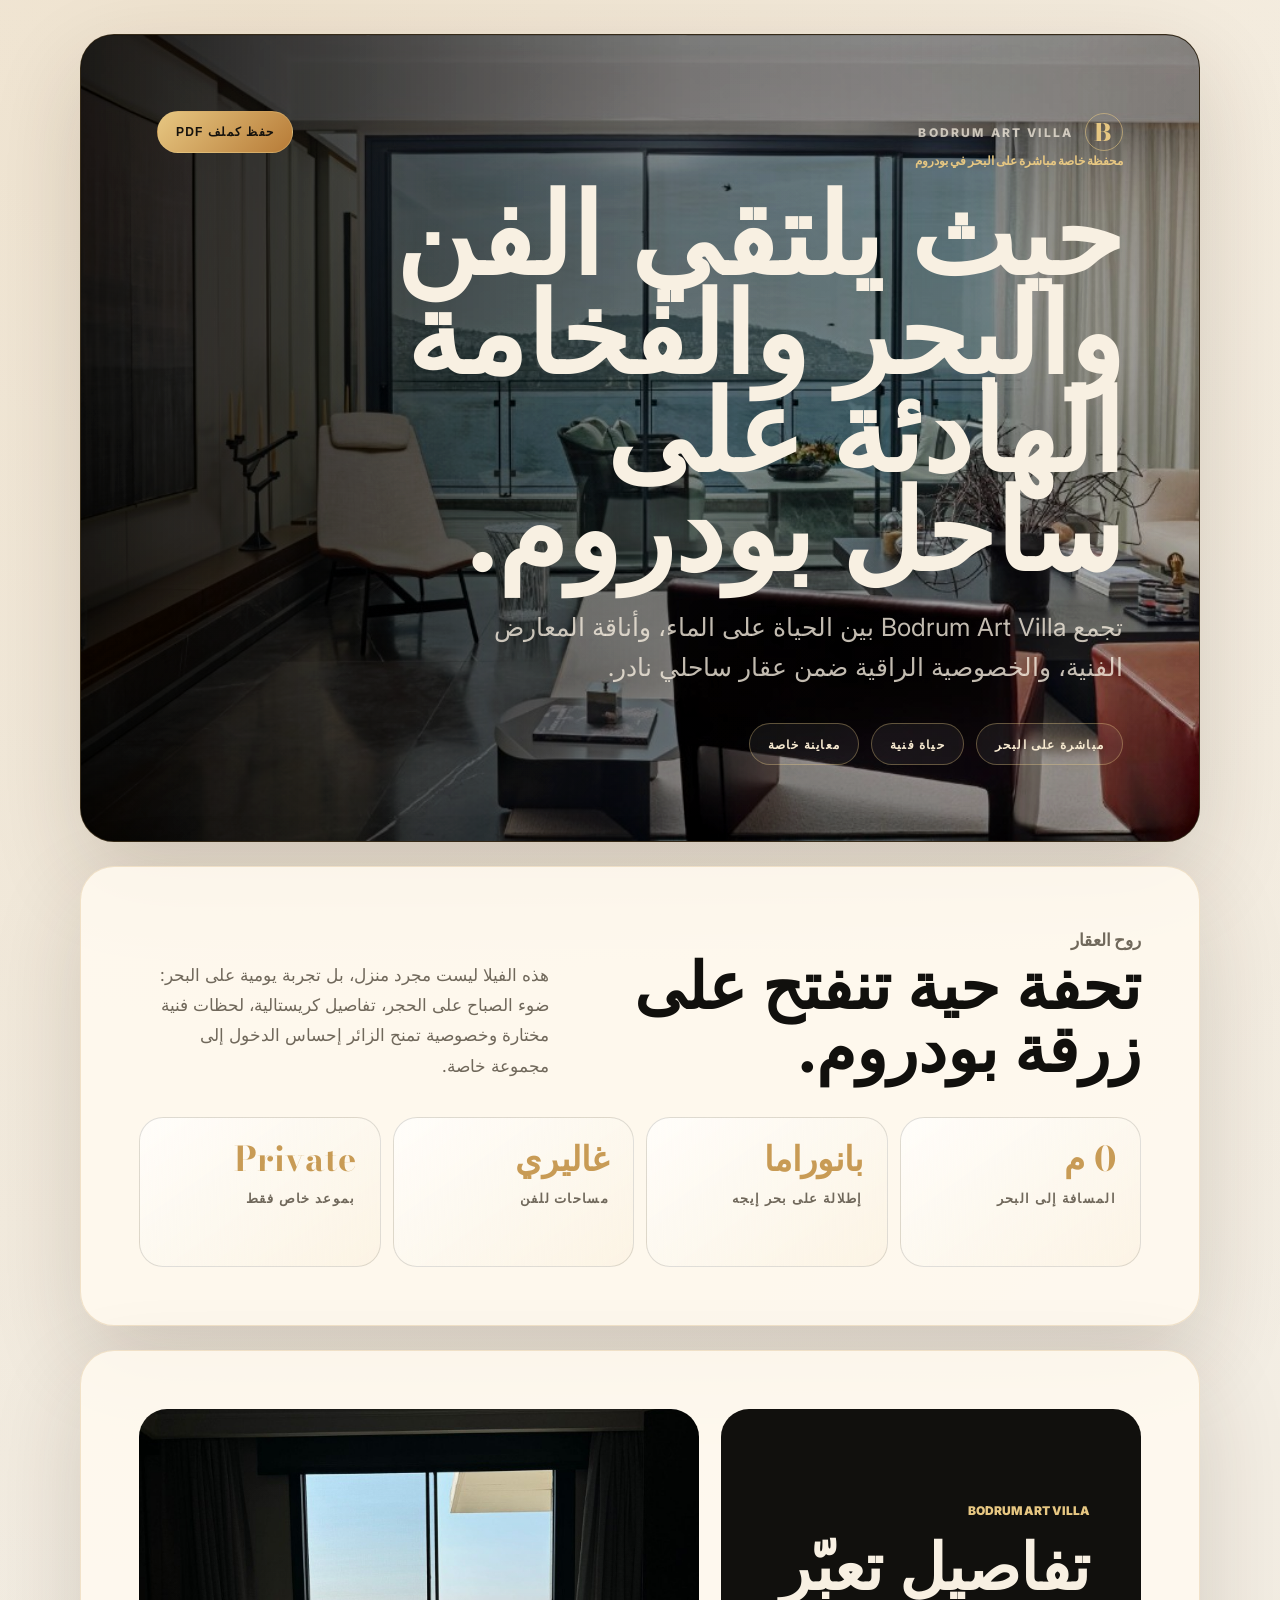
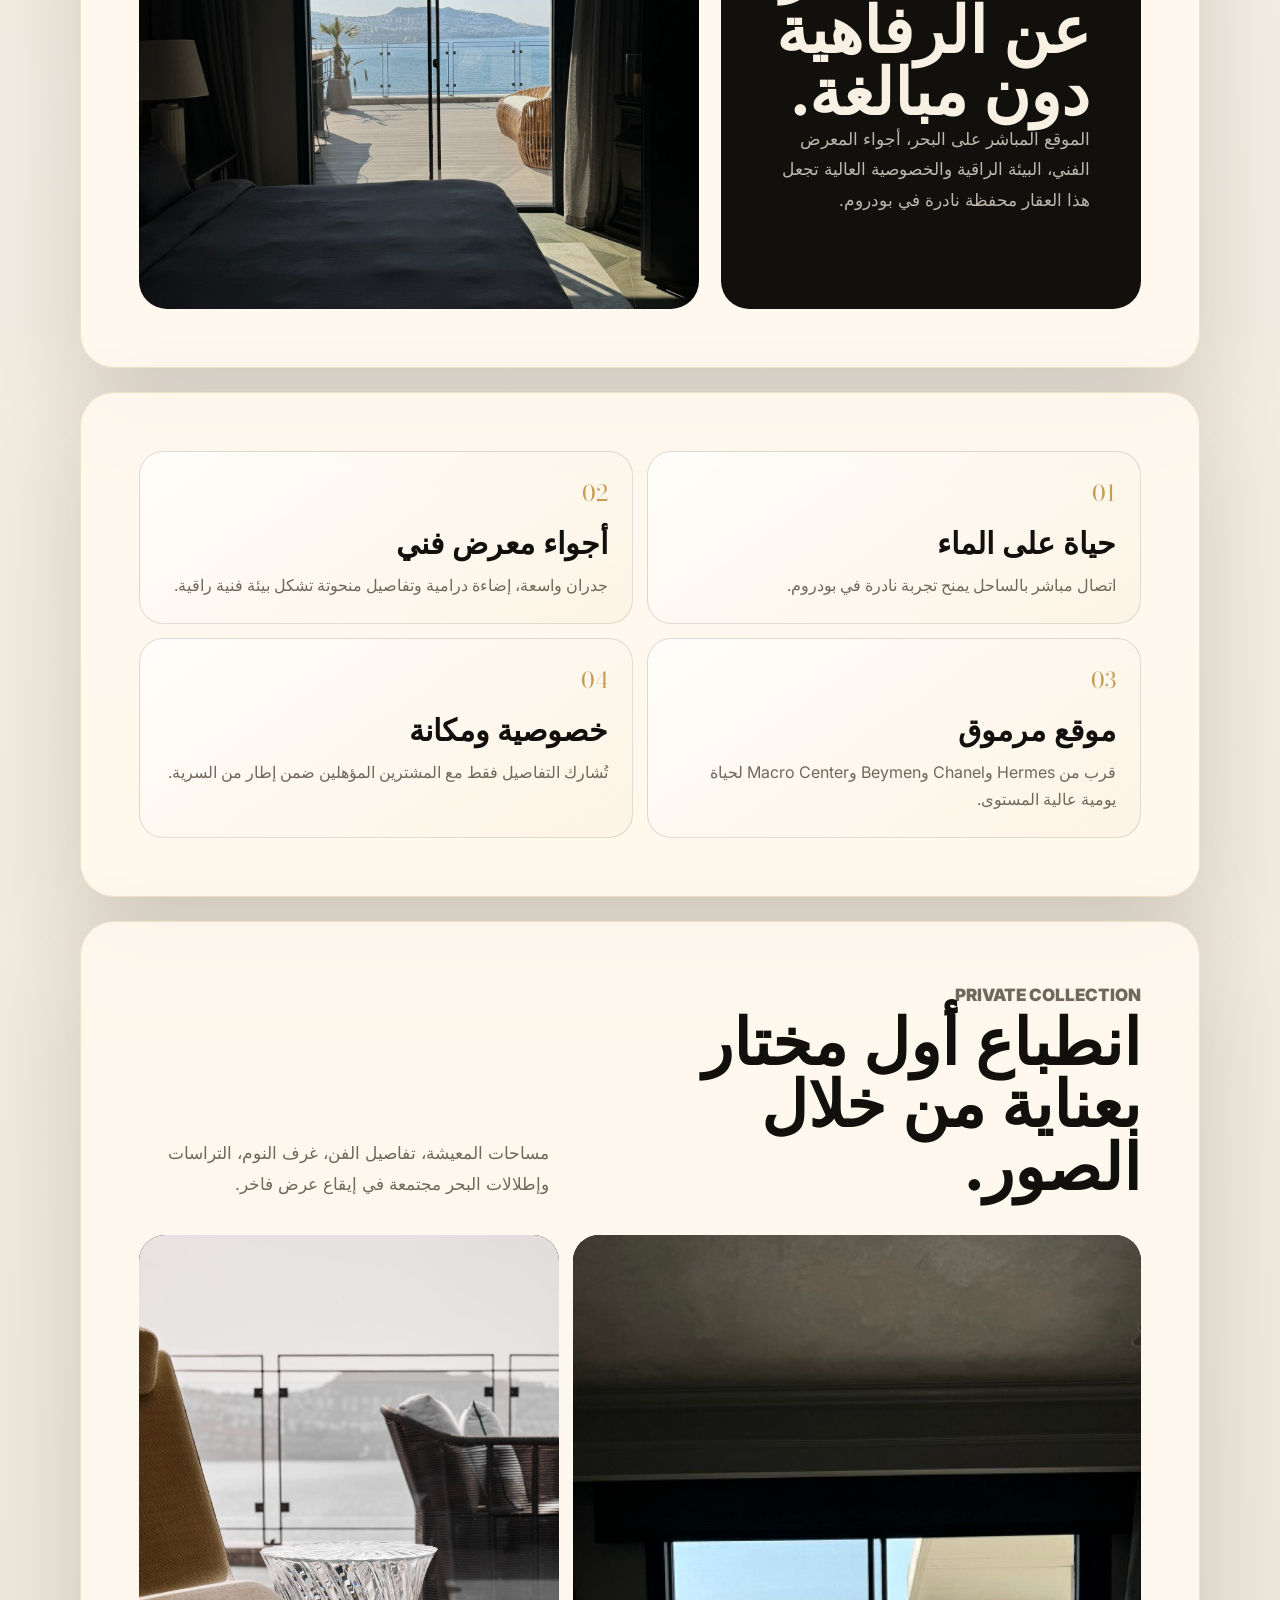
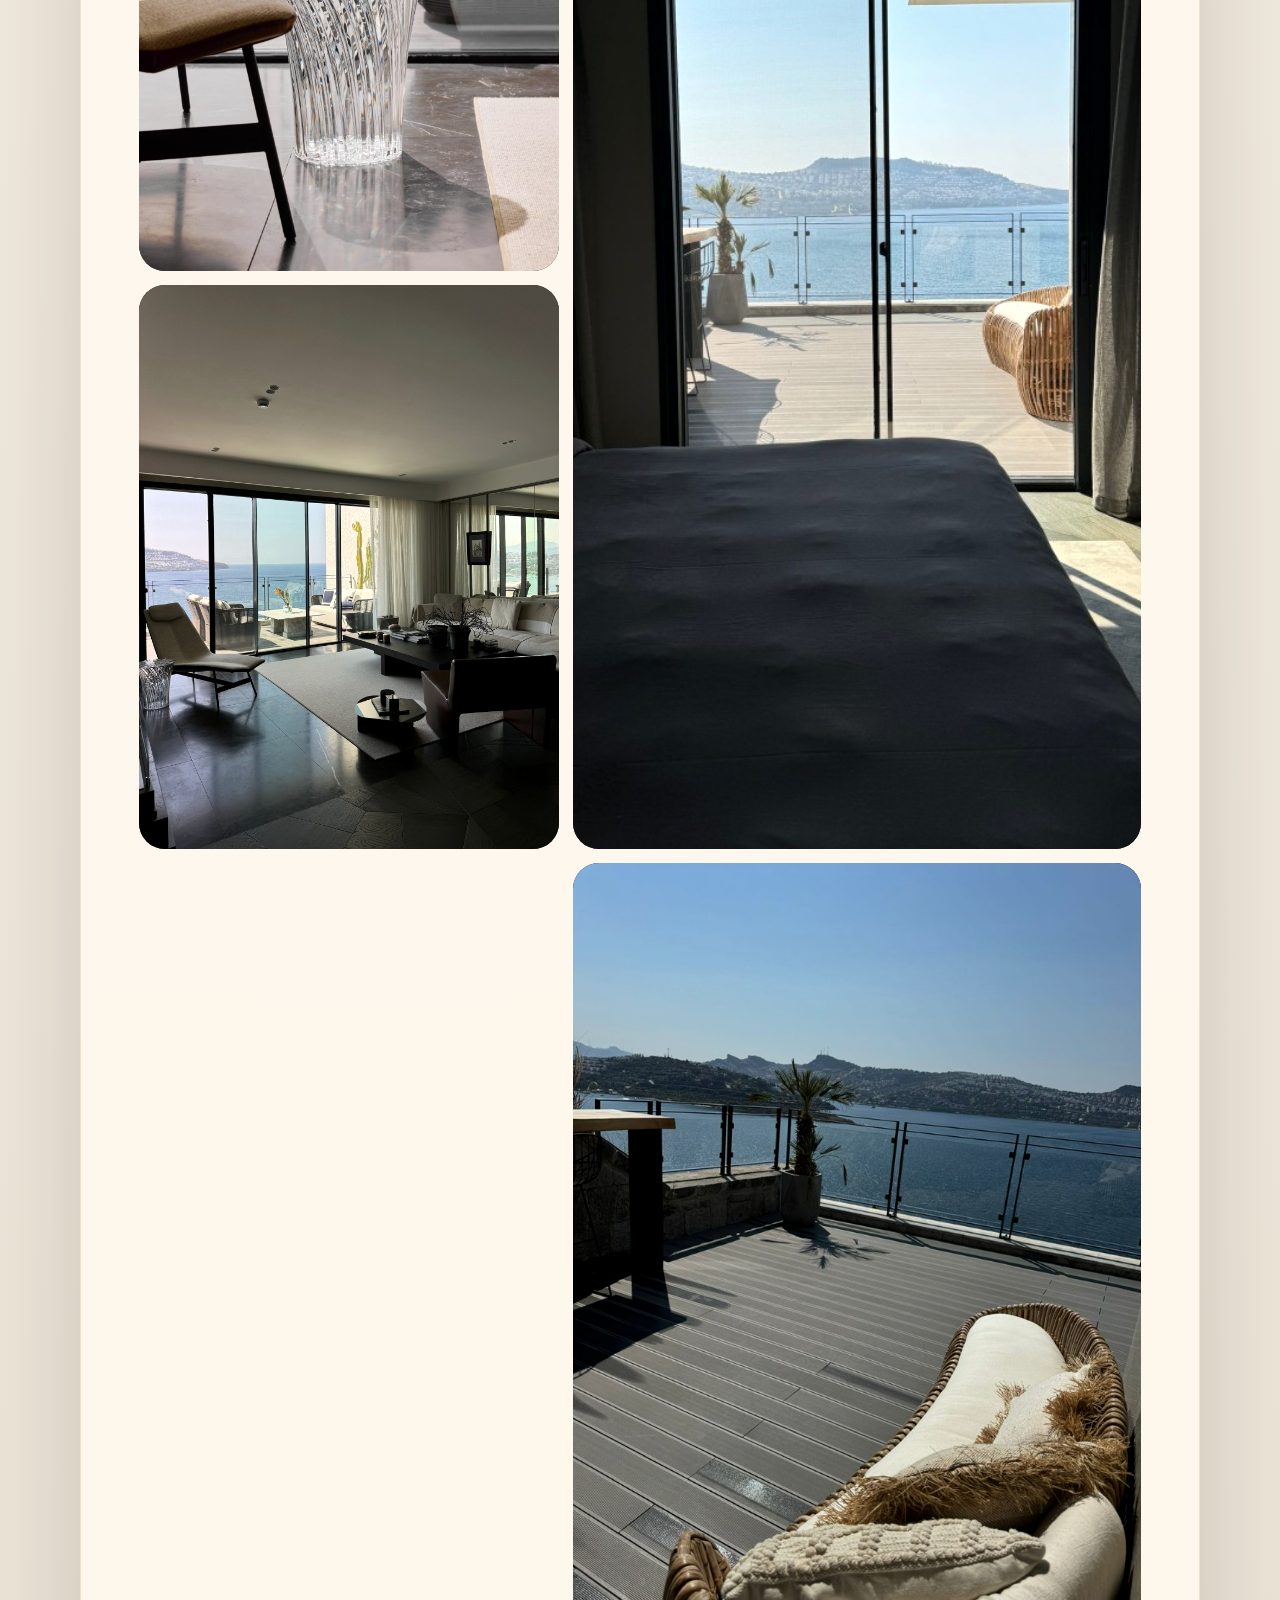
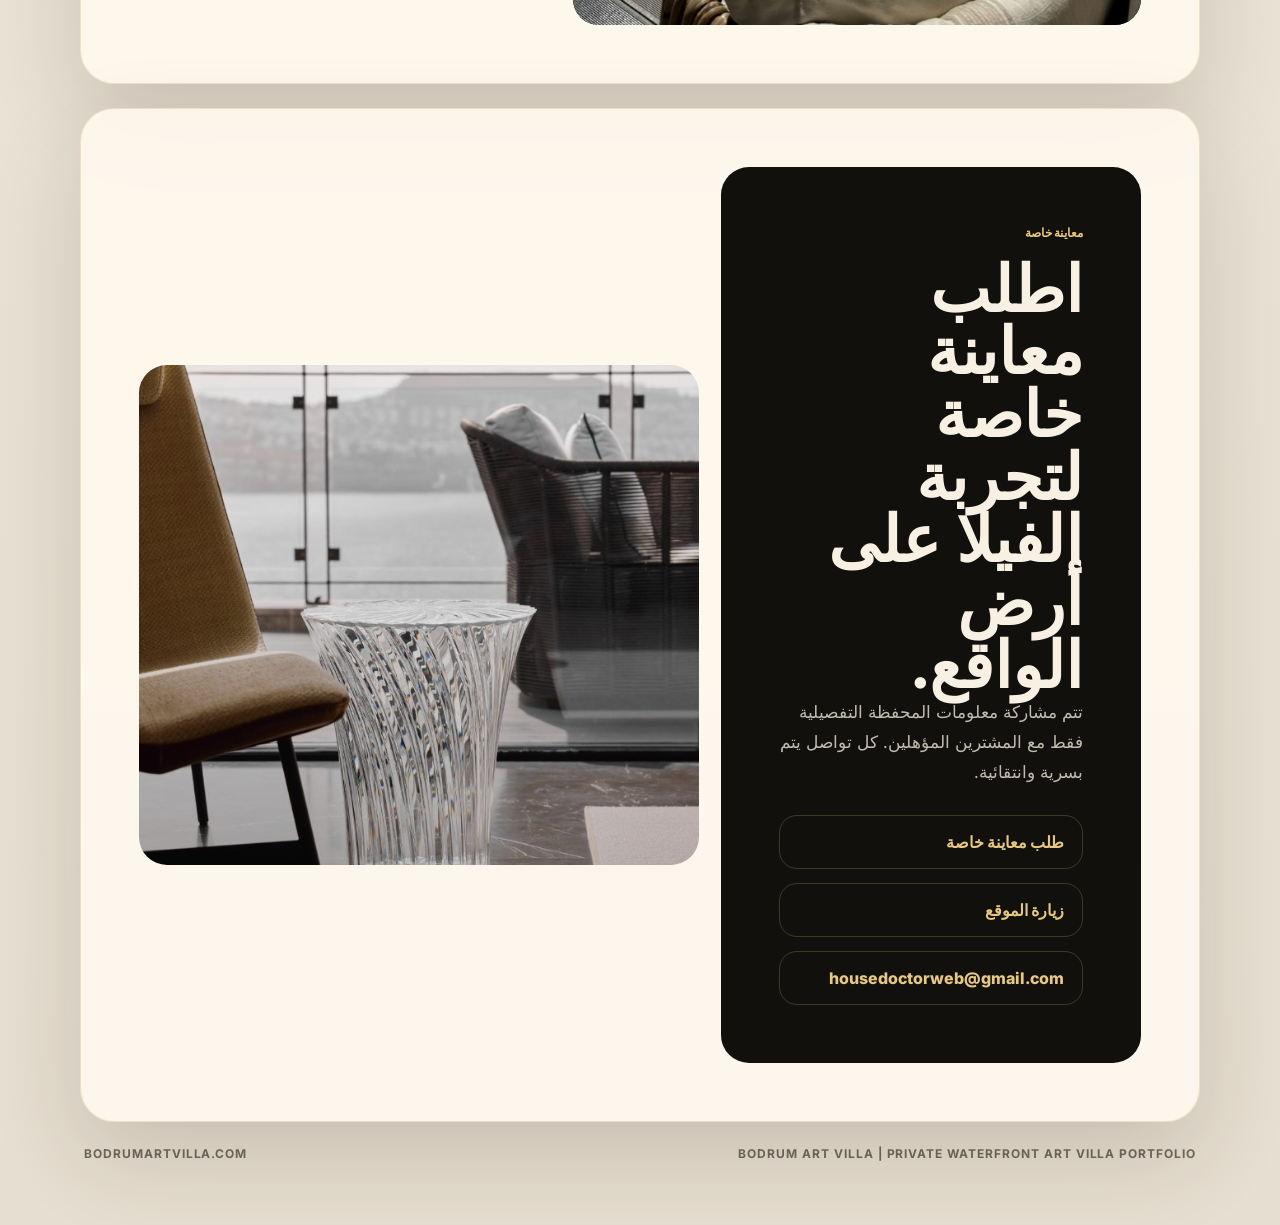
<file: catalog-ar.html>
<!doctype html>
<html lang="ar" dir="rtl">
  <head>
    <meta charset="UTF-8" />
    <meta name="viewport" content="width=device-width, initial-scale=1.0" />
    <title>كتالوج Bodrum Art Villa | فيلا فاخرة على البحر</title>
    <meta name="description" content="كتالوج إلكتروني فاخر لفيلا مباشرة على البحر في بودروم." />
    <meta name="robots" content="index, follow" />
    <link rel="canonical" href="https://bodrumartvilla.com/catalog-ar.html" />
    <link rel="preconnect" href="https://fonts.googleapis.com" />
    <link rel="preconnect" href="https://fonts.gstatic.com" crossorigin />
    <link href="https://fonts.googleapis.com/css2?family=Bodoni+Moda:opsz,wght@6..96,500;6..96,600;6..96,700&family=Cormorant+Garamond:wght@500;600;700&family=Inter:wght@400;500;600;700;800;900&display=swap" rel="stylesheet" />
    <link rel="stylesheet" href="catalog.css?v=20260912-catalog-fixed" />
  </head>
  <body>
    <main class="catalog-shell">
      <section class="catalog-cover">
        <div class="cover-image" aria-hidden="true"></div>
        <div class="cover-content">
          <div class="catalog-topline">
            <a class="brand-lockup" href="/ar/"><span class="brand-mark">B</span><span>Bodrum Art Villa</span></a>
            <button class="print-button" type="button" onclick="window.print()">حفظ كملف PDF</button>
          </div>
          <div class="cover-copy">
            <p class="eyebrow">محفظة خاصة مباشرة على البحر في بودروم</p>
            <h1>حيث يلتقي الفن والبحر والفخامة الهادئة على ساحل بودروم.</h1>
            <p class="lead">تجمع Bodrum Art Villa بين الحياة على الماء، وأناقة المعارض الفنية، والخصوصية الراقية ضمن عقار ساحلي نادر.</p>
            <div class="cover-meta"><span>مباشرة على البحر</span><span>حياة فنية</span><span>معاينة خاصة</span></div>
          </div>
        </div>
      </section>

      <section class="catalog-section">
        <div class="section-heading">
          <div><p class="eyebrow">روح العقار</p><h2>تحفة حية تنفتح على زرقة بودروم.</h2></div>
          <p>هذه الفيلا ليست مجرد منزل، بل تجربة يومية على البحر: ضوء الصباح على الحجر، تفاصيل كريستالية، لحظات فنية مختارة وخصوصية تمنح الزائر إحساس الدخول إلى مجموعة خاصة.</p>
        </div>
        <div class="stats-grid">
          <article class="stat-card"><strong>0 م</strong><span>المسافة إلى البحر</span></article>
          <article class="stat-card"><strong>بانوراما</strong><span>إطلالة على بحر إيجه</span></article>
          <article class="stat-card"><strong>غاليري</strong><span>مساحات للفن</span></article>
          <article class="stat-card"><strong>Private</strong><span>بموعد خاص فقط</span></article>
        </div>
      </section>

      <section class="catalog-section">
        <div class="story-layout">
          <div class="story-card"><p class="eyebrow">Bodrum Art Villa</p><h2>تفاصيل تعبّر عن الرفاهية دون مبالغة.</h2><p class="story-copy">الموقع المباشر على البحر، أجواء المعرض الفني، البيئة الراقية والخصوصية العالية تجعل هذا العقار محفظة نادرة في بودروم.</p></div>
          <div class="story-image" aria-hidden="true"></div>
        </div>
      </section>

      <section class="catalog-section">
        <div class="feature-grid">
          <article class="feature-card"><span>01</span><h3>حياة على الماء</h3><p>اتصال مباشر بالساحل يمنح تجربة نادرة في بودروم.</p></article>
          <article class="feature-card"><span>02</span><h3>أجواء معرض فني</h3><p>جدران واسعة، إضاءة درامية وتفاصيل منحوتة تشكل بيئة فنية راقية.</p></article>
          <article class="feature-card"><span>03</span><h3>موقع مرموق</h3><p>قرب من Hermes وChanel وBeymen وMacro Center لحياة يومية عالية المستوى.</p></article>
          <article class="feature-card"><span>04</span><h3>خصوصية ومكانة</h3><p>تُشارك التفاصيل فقط مع المشترين المؤهلين ضمن إطار من السرية.</p></article>
        </div>
      </section>

      <section class="catalog-section">
        <div class="section-heading">
          <div><p class="eyebrow">Private Collection</p><h2>انطباع أول مختار بعناية من خلال الصور.</h2></div>
          <p>مساحات المعيشة، تفاصيل الفن، غرف النوم، التراسات وإطلالات البحر مجتمعة في إيقاع عرض فاخر.</p>
        </div>
        <div class="image-grid">
          <figure><img src="assets/sea-view-terrace.png" alt="تراس بإطلالة على البحر" /></figure>
          <figure><img src="assets/crystal-sea-detail.png" alt="تفاصيل كريستالية في الصالون" /></figure>
          <figure><img src="assets/bedroom-sea-view.png" alt="غرفة نوم بإطلالة على البحر" /></figure>
          <figure><img src="assets/balcony-blue-view.png" alt="بلكونة بإطلالة بحرية في بودروم" /></figure>
        </div>
      </section>

      <section class="catalog-contact">
        <div class="contact-layout">
          <div class="contact-card"><p class="eyebrow">معاينة خاصة</p><h2>اطلب معاينة خاصة لتجربة الفيلا على أرض الواقع.</h2><p class="contact-copy">تتم مشاركة معلومات المحفظة التفصيلية فقط مع المشترين المؤهلين. كل تواصل يتم بسرية وانتقائية.</p><div class="contact-lines"><a href="https://bodrumartvilla.com/ar/#viewing">طلب معاينة خاصة</a><a href="https://bodrumartvilla.com/ar/">زيارة الموقع</a><span>housedoctorweb@gmail.com</span></div></div>
          <div class="contact-image" aria-hidden="true"></div>
        </div>
      </section>

      <footer class="catalog-footer"><span>Bodrum Art Villa | Private Waterfront Art Villa Portfolio</span><span>bodrumartvilla.com</span></footer>
    </main>
  </body>
</html>
</file>
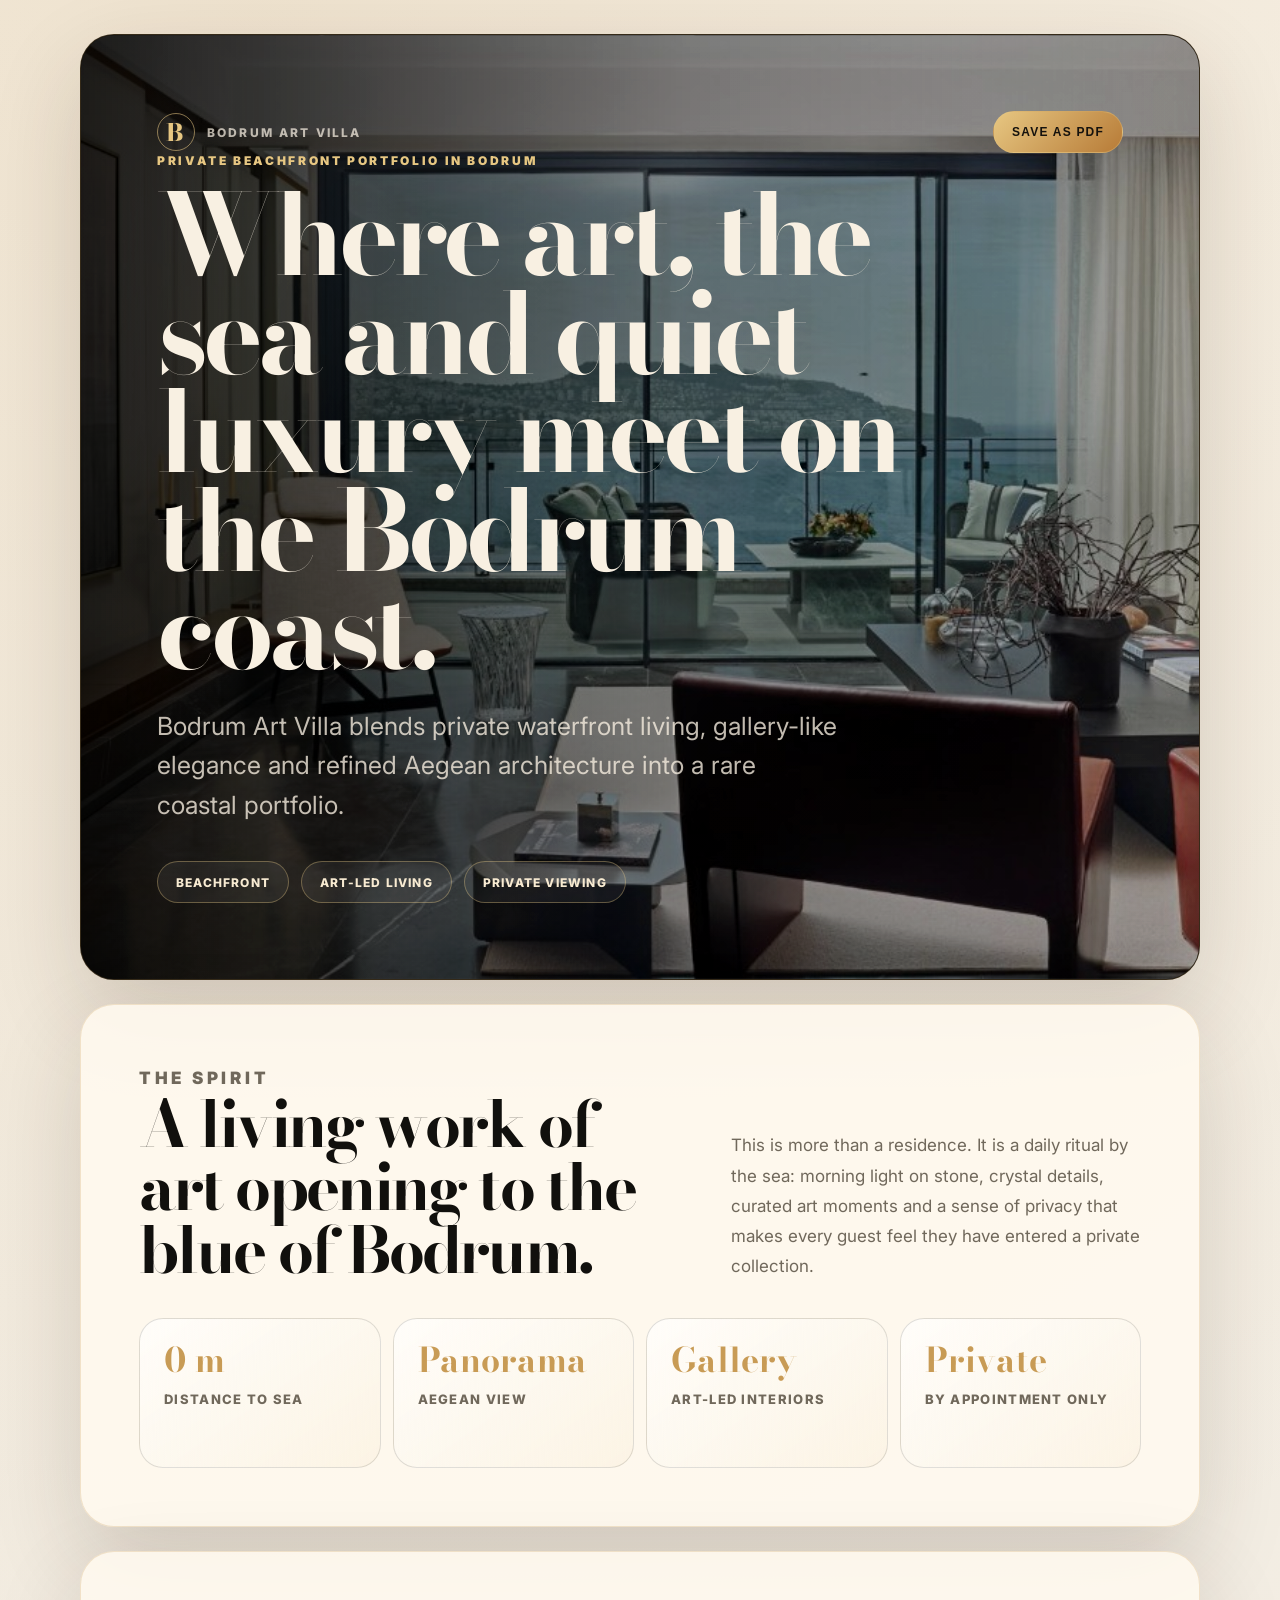
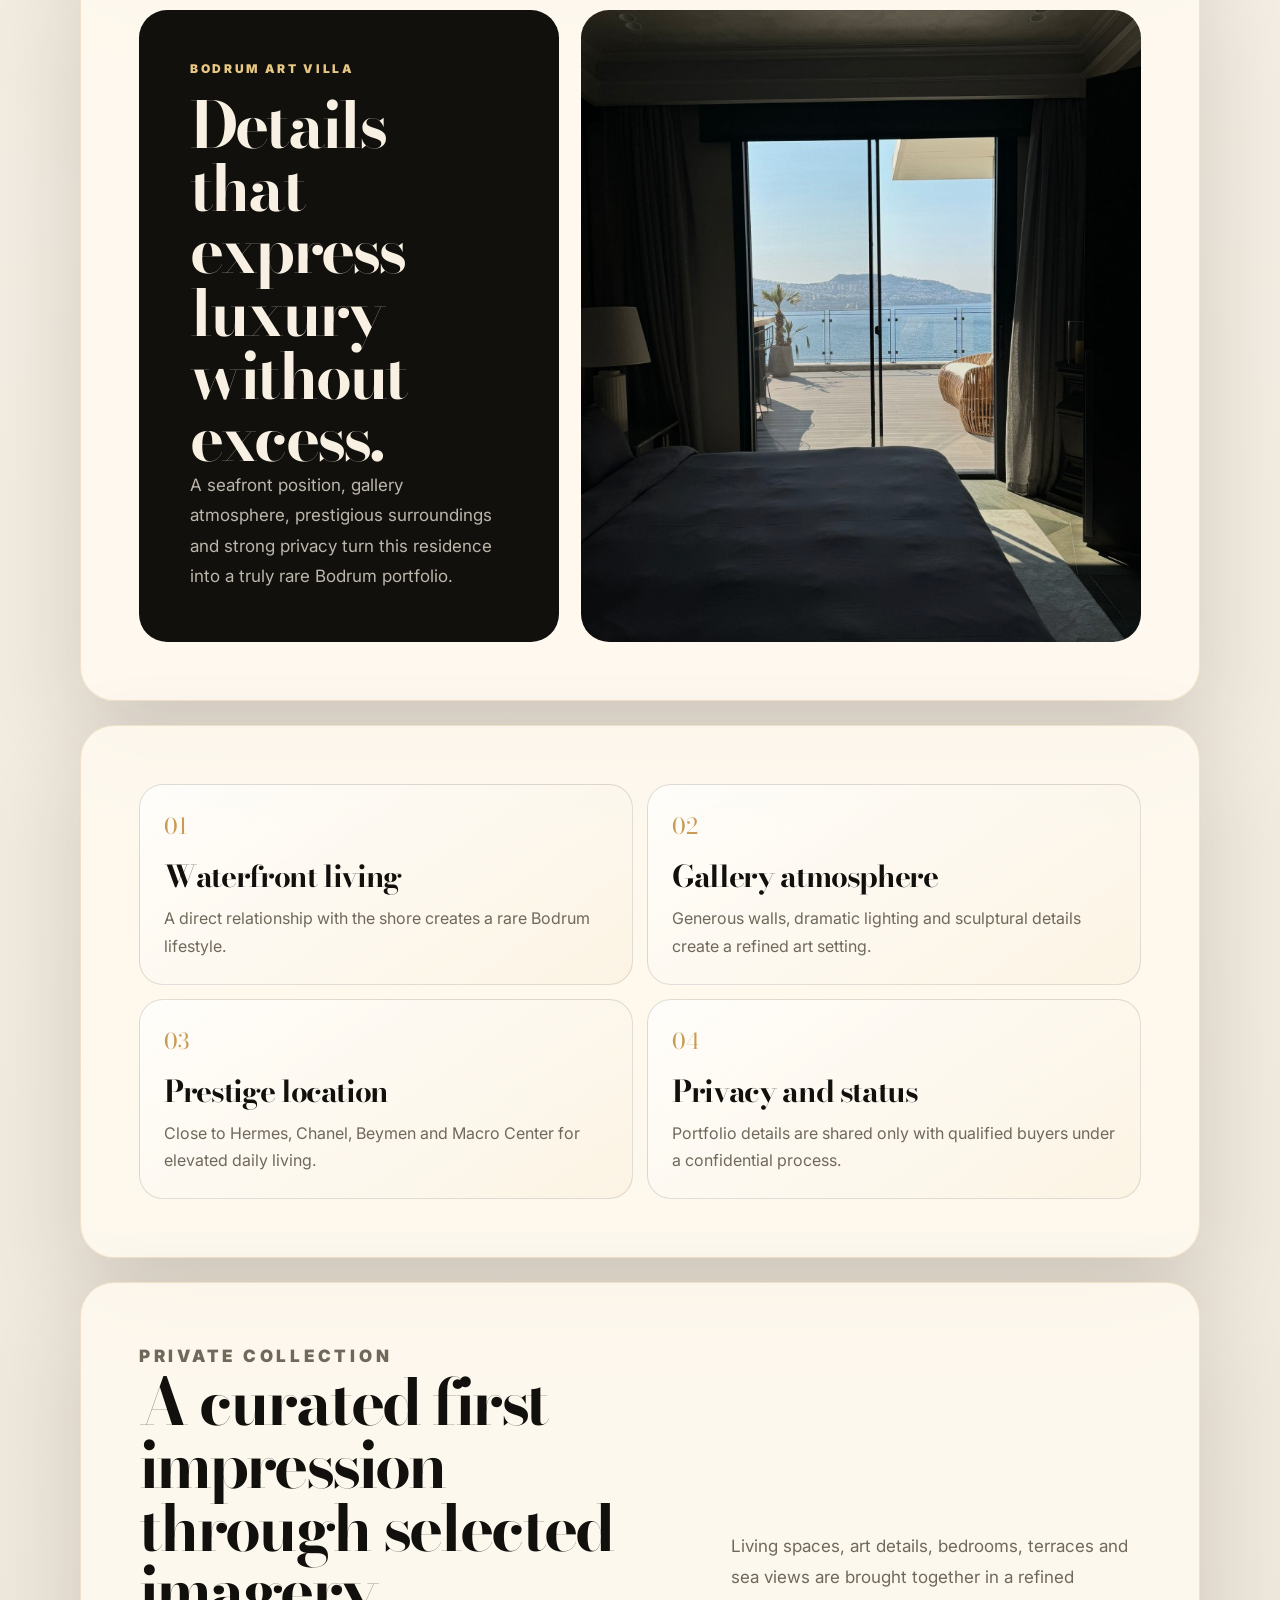
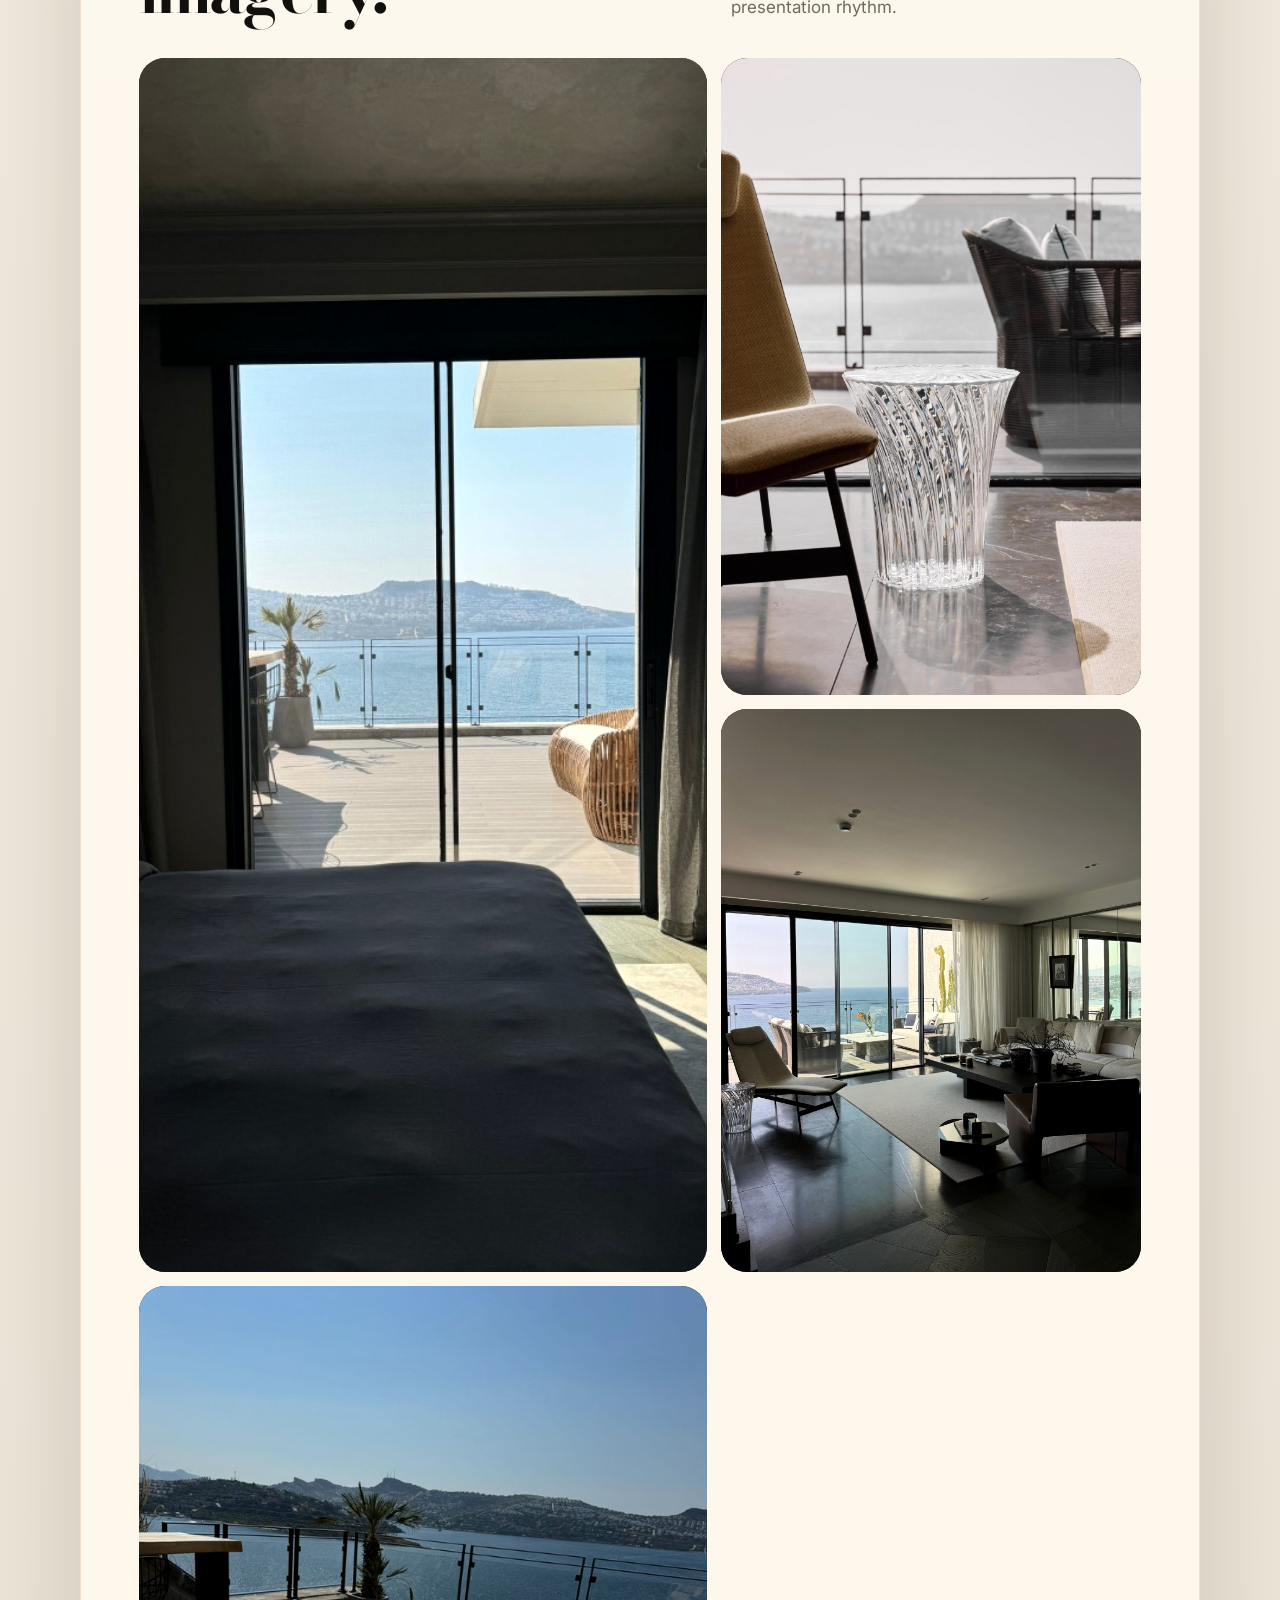
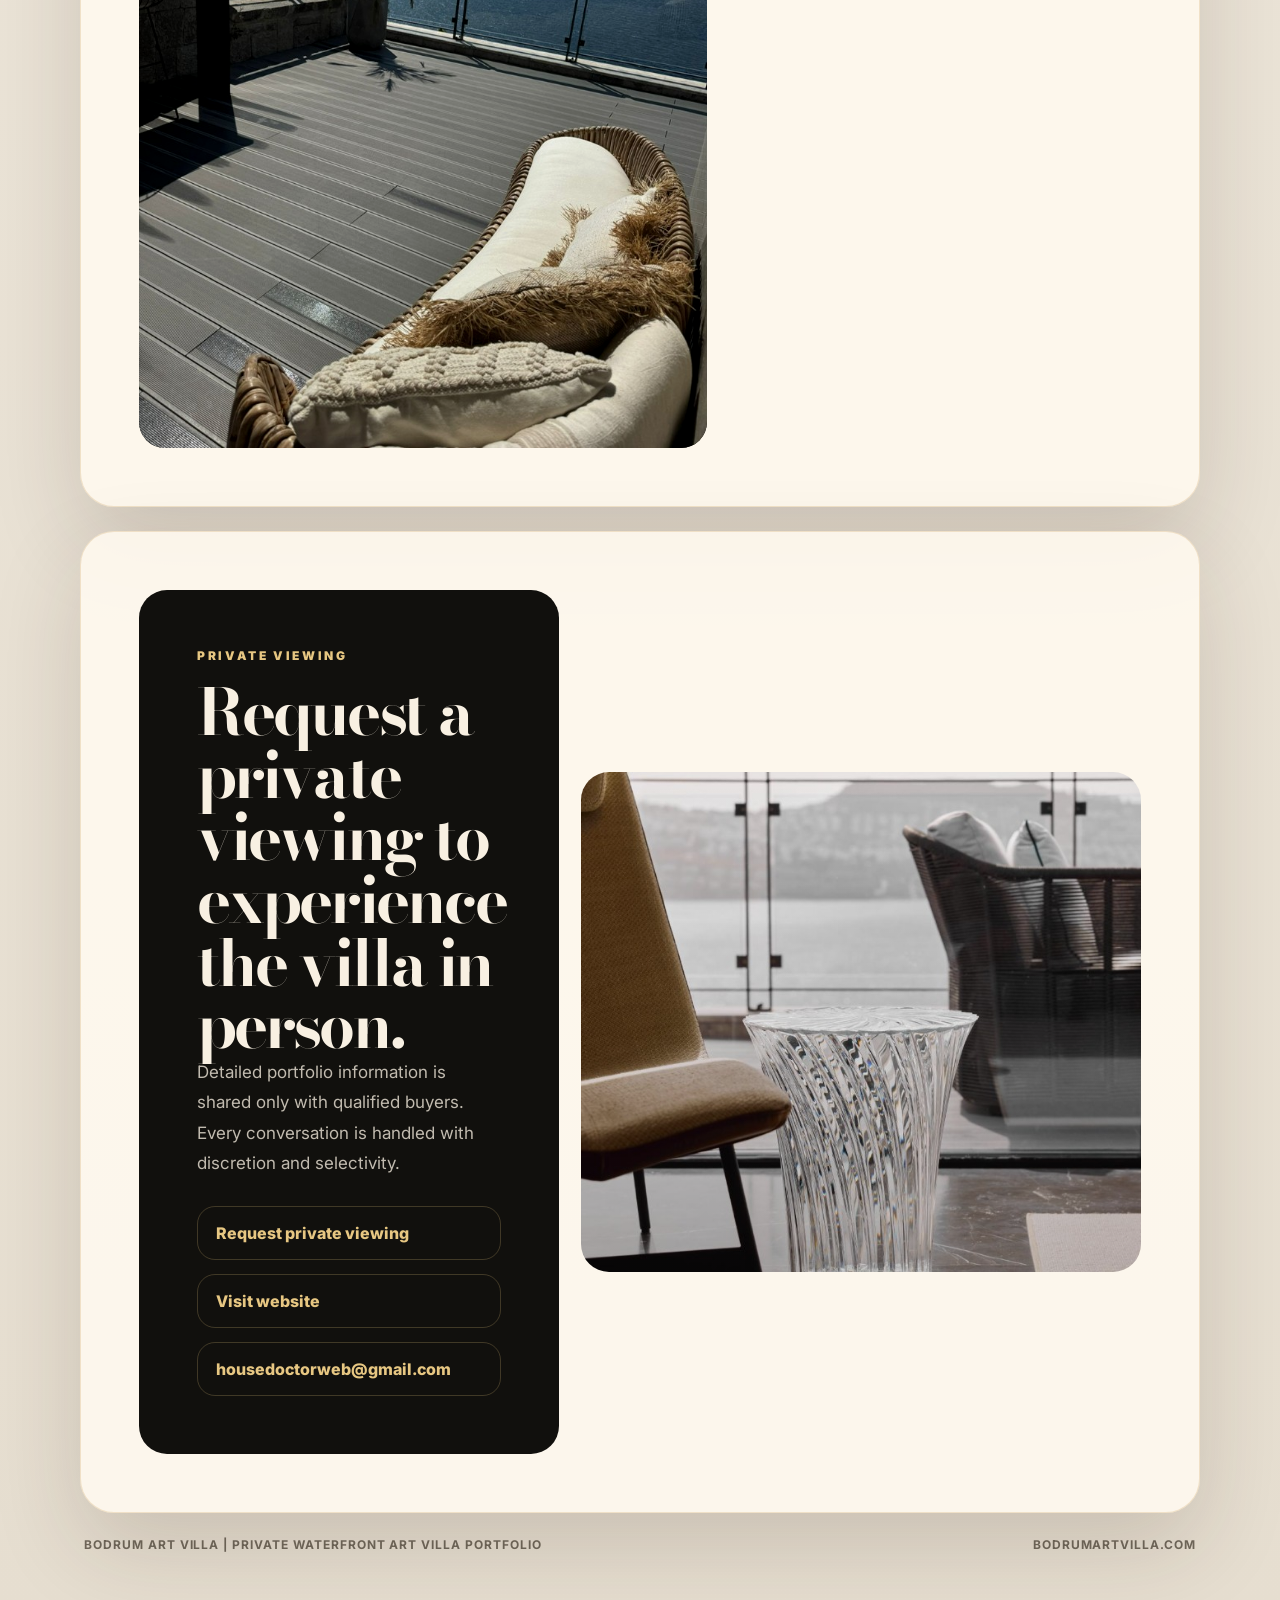
<file: catalog-en.html>
<!doctype html>
<html lang="en">
  <head>
    <meta charset="UTF-8" />
    <meta name="viewport" content="width=device-width, initial-scale=1.0" />
    <title>Bodrum Art Villa E-Catalogue | Beachfront Art Villa</title>
    <meta name="description" content="Premium e-catalogue for a beachfront art villa in Bodrum." />
    <meta name="robots" content="index, follow" />
    <link rel="canonical" href="https://bodrumartvilla.com/catalog-en.html" />
    <link rel="preconnect" href="https://fonts.googleapis.com" />
    <link rel="preconnect" href="https://fonts.gstatic.com" crossorigin />
    <link href="https://fonts.googleapis.com/css2?family=Bodoni+Moda:opsz,wght@6..96,500;6..96,600;6..96,700&family=Cormorant+Garamond:wght@500;600;700&family=Inter:wght@400;500;600;700;800;900&display=swap" rel="stylesheet" />
    <link rel="stylesheet" href="catalog.css?v=20260912-catalog-fixed" />
  </head>
  <body>
    <main class="catalog-shell">
      <section class="catalog-cover">
        <div class="cover-image" aria-hidden="true"></div>
        <div class="cover-content">
          <div class="catalog-topline">
            <a class="brand-lockup" href="/en/"><span class="brand-mark">B</span><span>Bodrum Art Villa</span></a>
            <button class="print-button" type="button" onclick="window.print()">Save as PDF</button>
          </div>
          <div class="cover-copy">
            <p class="eyebrow">Private beachfront portfolio in Bodrum</p>
            <h1>Where art, the sea and quiet luxury meet on the Bodrum coast.</h1>
            <p class="lead">Bodrum Art Villa blends private waterfront living, gallery-like elegance and refined Aegean architecture into a rare coastal portfolio.</p>
            <div class="cover-meta"><span>Beachfront</span><span>Art-led living</span><span>Private viewing</span></div>
          </div>
        </div>
      </section>

      <section class="catalog-section">
        <div class="section-heading">
          <div><p class="eyebrow">The Spirit</p><h2>A living work of art opening to the blue of Bodrum.</h2></div>
          <p>This is more than a residence. It is a daily ritual by the sea: morning light on stone, crystal details, curated art moments and a sense of privacy that makes every guest feel they have entered a private collection.</p>
        </div>
        <div class="stats-grid">
          <article class="stat-card"><strong>0 m</strong><span>Distance to sea</span></article>
          <article class="stat-card"><strong>Panorama</strong><span>Aegean view</span></article>
          <article class="stat-card"><strong>Gallery</strong><span>Art-led interiors</span></article>
          <article class="stat-card"><strong>Private</strong><span>By appointment only</span></article>
        </div>
      </section>

      <section class="catalog-section">
        <div class="story-layout">
          <div class="story-card"><p class="eyebrow">Bodrum Art Villa</p><h2>Details that express luxury without excess.</h2><p class="story-copy">A seafront position, gallery atmosphere, prestigious surroundings and strong privacy turn this residence into a truly rare Bodrum portfolio.</p></div>
          <div class="story-image" aria-hidden="true"></div>
        </div>
      </section>

      <section class="catalog-section">
        <div class="feature-grid">
          <article class="feature-card"><span>01</span><h3>Waterfront living</h3><p>A direct relationship with the shore creates a rare Bodrum lifestyle.</p></article>
          <article class="feature-card"><span>02</span><h3>Gallery atmosphere</h3><p>Generous walls, dramatic lighting and sculptural details create a refined art setting.</p></article>
          <article class="feature-card"><span>03</span><h3>Prestige location</h3><p>Close to Hermes, Chanel, Beymen and Macro Center for elevated daily living.</p></article>
          <article class="feature-card"><span>04</span><h3>Privacy and status</h3><p>Portfolio details are shared only with qualified buyers under a confidential process.</p></article>
        </div>
      </section>

      <section class="catalog-section">
        <div class="section-heading">
          <div><p class="eyebrow">Private Collection</p><h2>A curated first impression through selected imagery.</h2></div>
          <p>Living spaces, art details, bedrooms, terraces and sea views are brought together in a refined presentation rhythm.</p>
        </div>
        <div class="image-grid">
          <figure><img src="assets/sea-view-terrace.png" alt="Sea view terrace" /></figure>
          <figure><img src="assets/crystal-sea-detail.png" alt="Crystal detail living room" /></figure>
          <figure><img src="assets/bedroom-sea-view.png" alt="Bedroom with sea view" /></figure>
          <figure><img src="assets/balcony-blue-view.png" alt="Balcony with Bodrum sea view" /></figure>
        </div>
      </section>

      <section class="catalog-contact">
        <div class="contact-layout">
          <div class="contact-card"><p class="eyebrow">Private Viewing</p><h2>Request a private viewing to experience the villa in person.</h2><p class="contact-copy">Detailed portfolio information is shared only with qualified buyers. Every conversation is handled with discretion and selectivity.</p><div class="contact-lines"><a href="https://bodrumartvilla.com/en/#viewing">Request private viewing</a><a href="https://bodrumartvilla.com/en/">Visit website</a><span>housedoctorweb@gmail.com</span></div></div>
          <div class="contact-image" aria-hidden="true"></div>
        </div>
      </section>

      <footer class="catalog-footer"><span>Bodrum Art Villa | Private Waterfront Art Villa Portfolio</span><span>bodrumartvilla.com</span></footer>
    </main>
  </body>
</html>
</file>
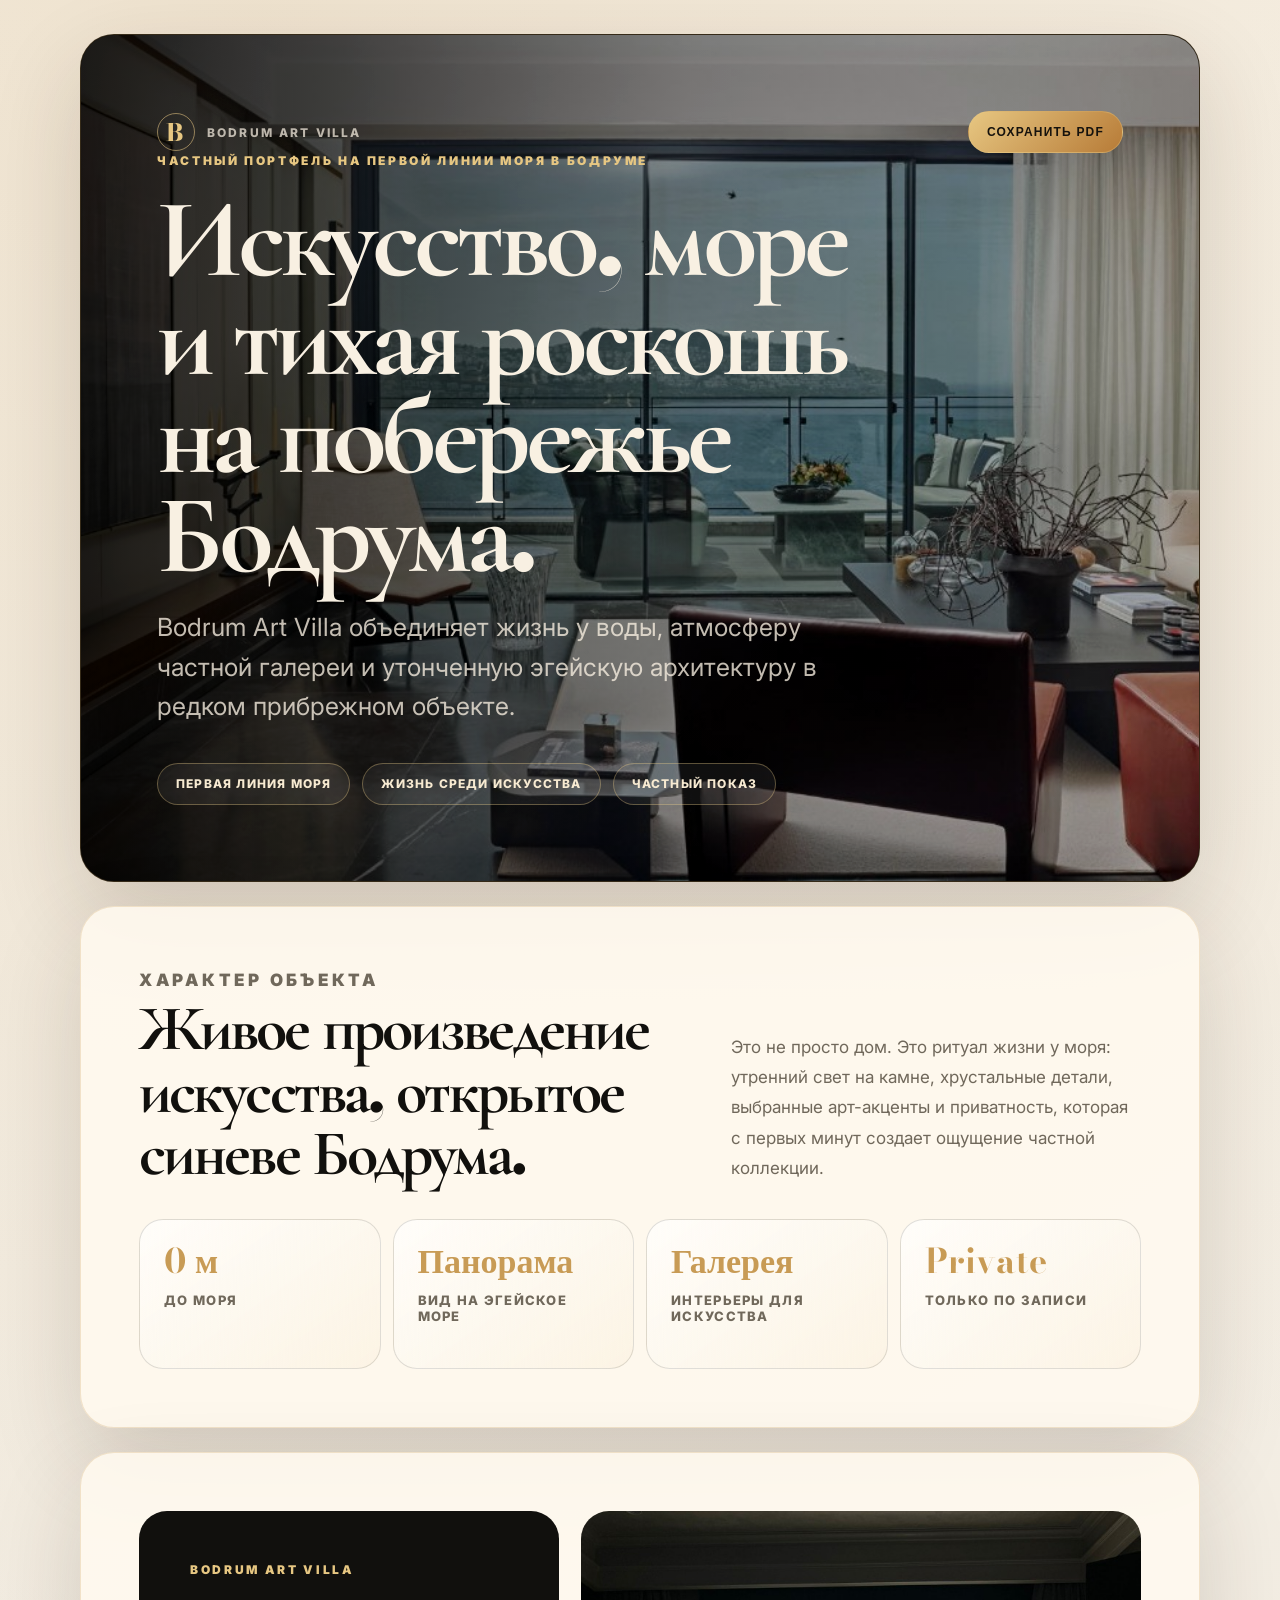
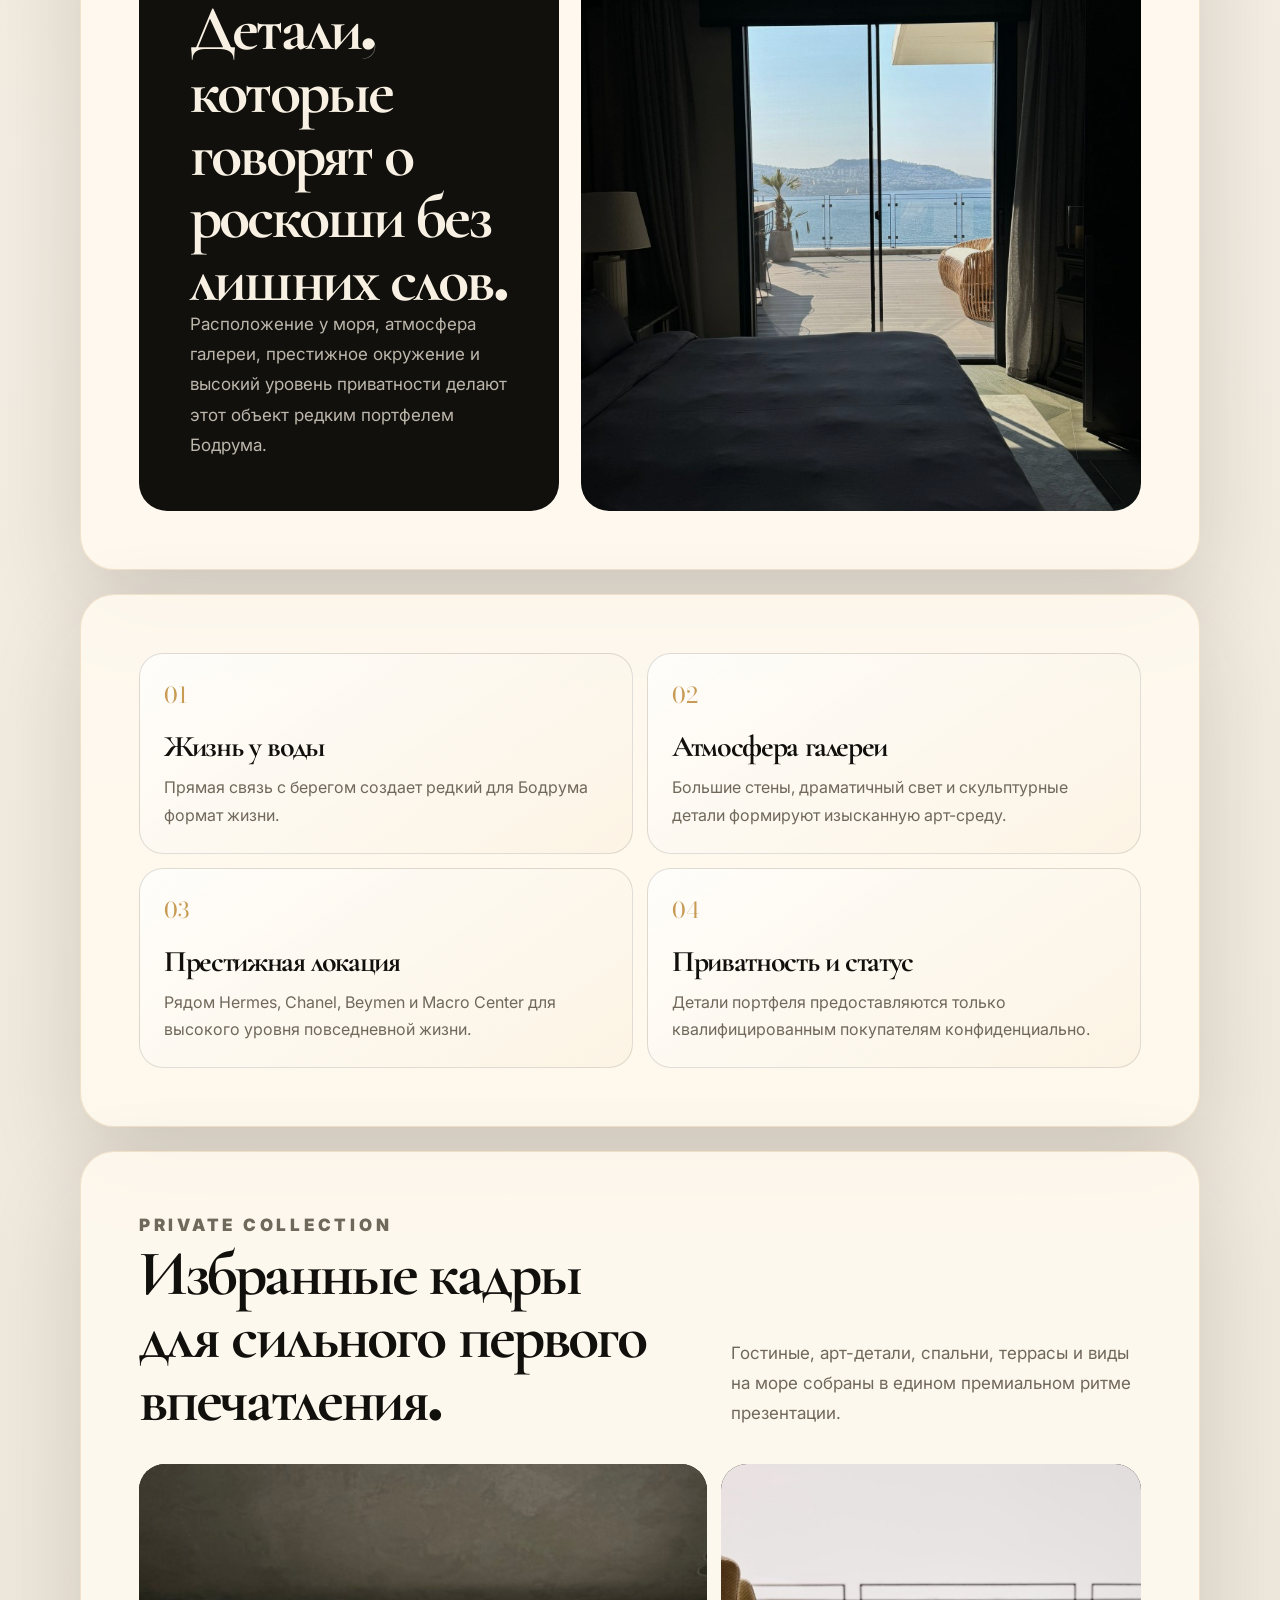
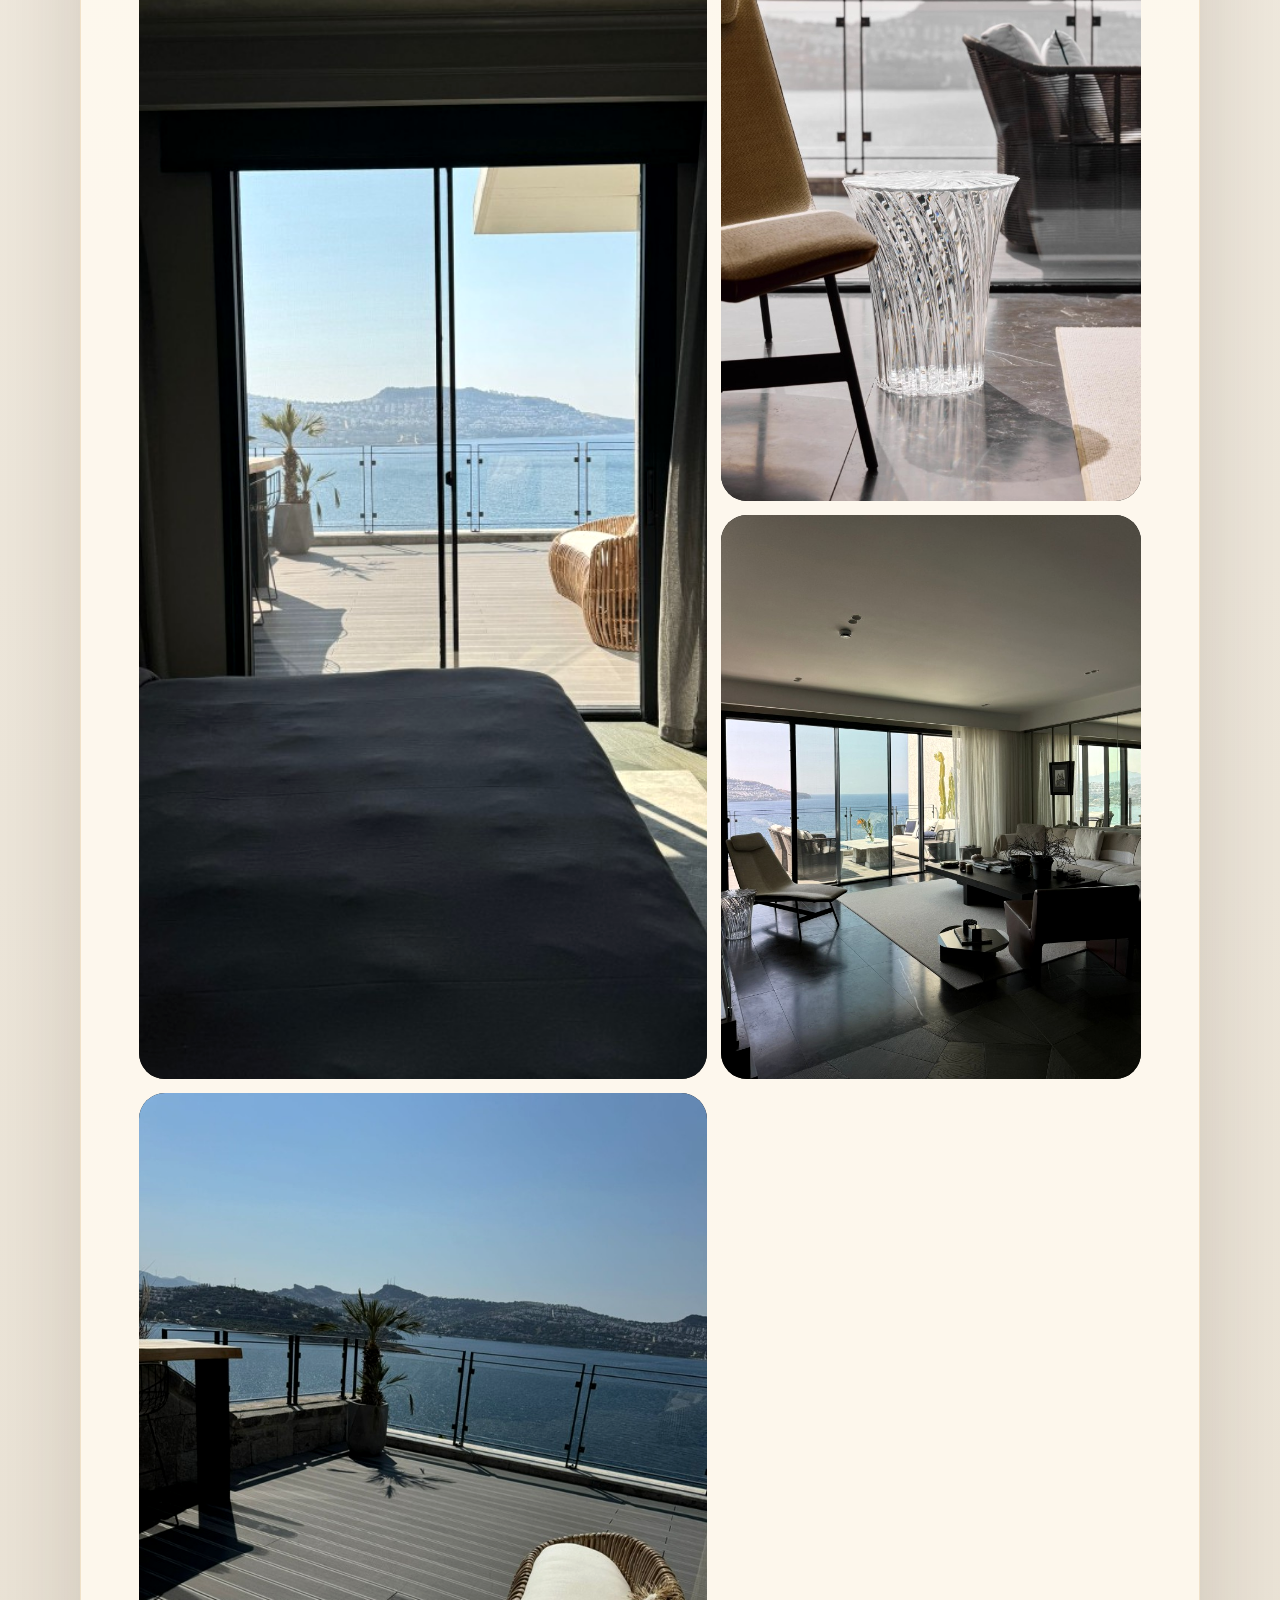
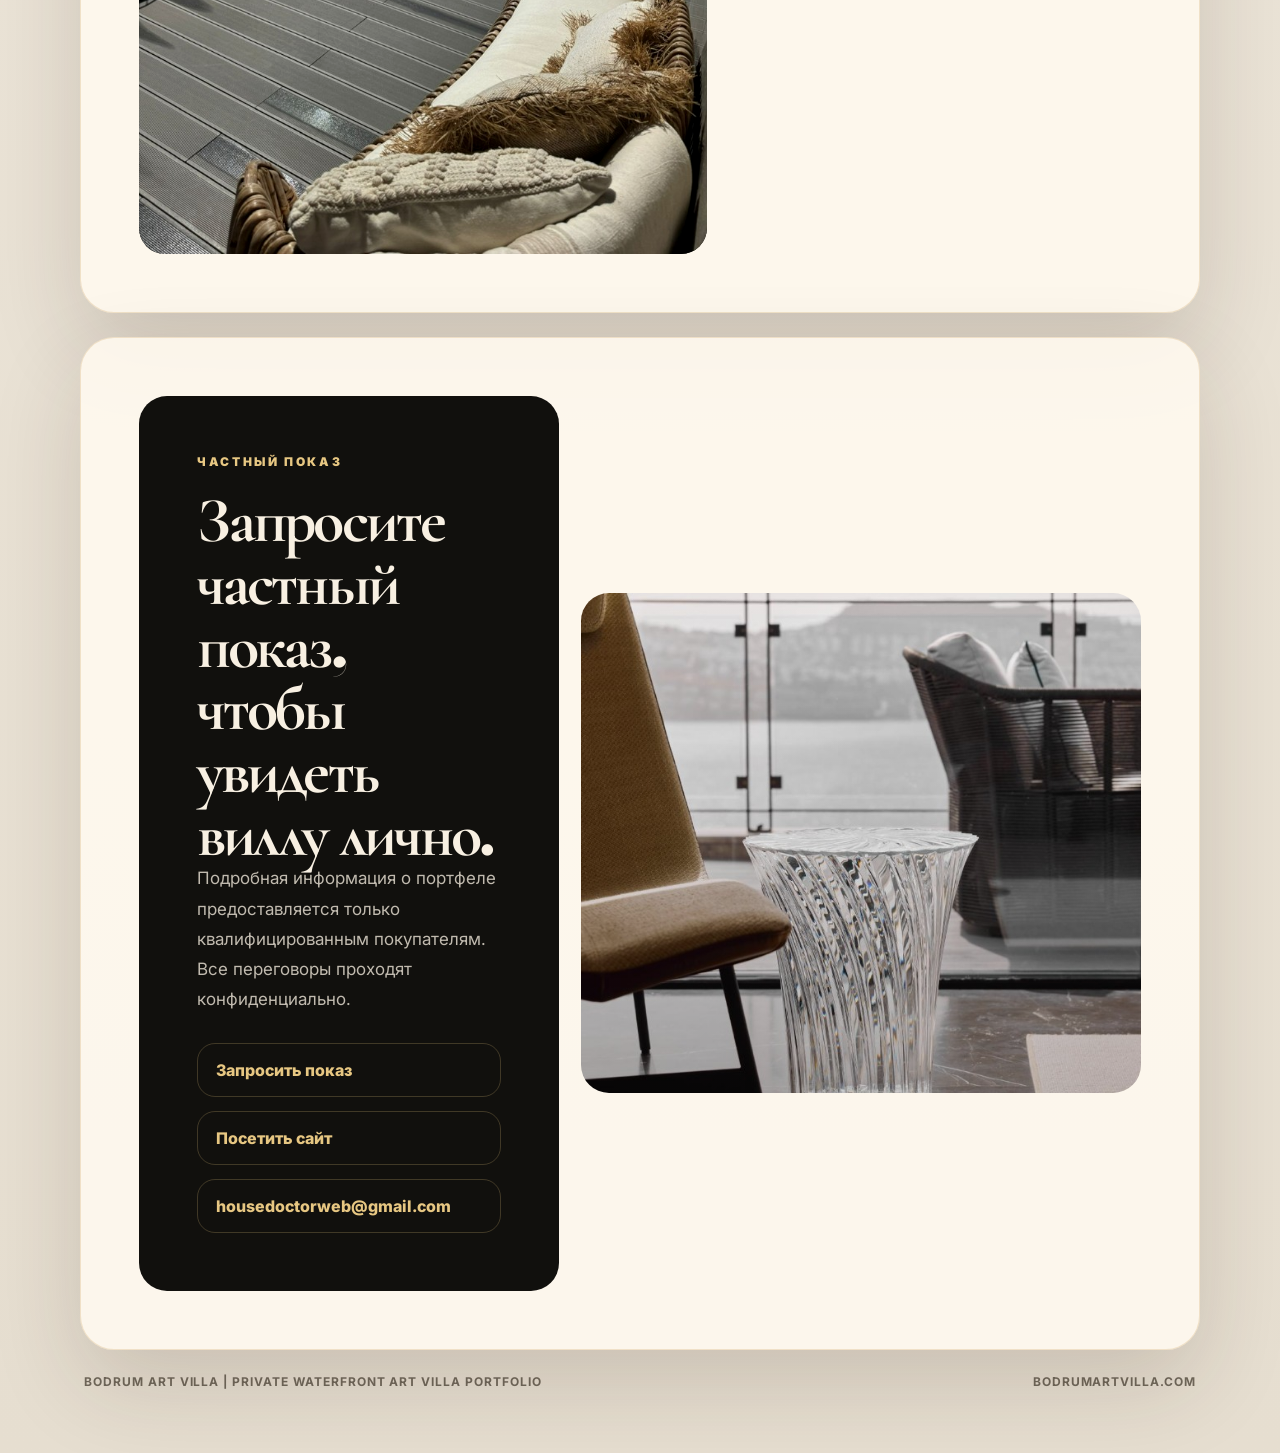
<file: catalog-ru.html>
<!doctype html>
<html lang="ru">
  <head>
    <meta charset="UTF-8" />
    <meta name="viewport" content="width=device-width, initial-scale=1.0" />
    <title>Bodrum Art Villa E-Catalogue | Вилла у моря в Бодруме</title>
    <meta name="description" content="Премиальный электронный каталог виллы у моря в Бодруме." />
    <meta name="robots" content="index, follow" />
    <link rel="canonical" href="https://bodrumartvilla.com/catalog-ru.html" />
    <link rel="preconnect" href="https://fonts.googleapis.com" />
    <link rel="preconnect" href="https://fonts.gstatic.com" crossorigin />
    <link href="https://fonts.googleapis.com/css2?family=Bodoni+Moda:opsz,wght@6..96,500;6..96,600;6..96,700&family=Cormorant+Garamond:wght@500;600;700&family=Inter:wght@400;500;600;700;800;900&display=swap" rel="stylesheet" />
    <link rel="stylesheet" href="catalog.css?v=20260912-catalog-fixed" />
  </head>
  <body>
    <main class="catalog-shell">
      <section class="catalog-cover">
        <div class="cover-image" aria-hidden="true"></div>
        <div class="cover-content">
          <div class="catalog-topline">
            <a class="brand-lockup" href="/ru/"><span class="brand-mark">B</span><span>Bodrum Art Villa</span></a>
            <button class="print-button" type="button" onclick="window.print()">Сохранить PDF</button>
          </div>
          <div class="cover-copy">
            <p class="eyebrow">Частный портфель на первой линии моря в Бодруме</p>
            <h1>Искусство, море и тихая роскошь на побережье Бодрума.</h1>
            <p class="lead">Bodrum Art Villa объединяет жизнь у воды, атмосферу частной галереи и утонченную эгейскую архитектуру в редком прибрежном объекте.</p>
            <div class="cover-meta"><span>Первая линия моря</span><span>Жизнь среди искусства</span><span>Частный показ</span></div>
          </div>
        </div>
      </section>

      <section class="catalog-section">
        <div class="section-heading">
          <div><p class="eyebrow">Характер объекта</p><h2>Живое произведение искусства, открытое синеве Бодрума.</h2></div>
          <p>Это не просто дом. Это ритуал жизни у моря: утренний свет на камне, хрустальные детали, выбранные арт-акценты и приватность, которая с первых минут создает ощущение частной коллекции.</p>
        </div>
        <div class="stats-grid">
          <article class="stat-card"><strong>0 м</strong><span>До моря</span></article>
          <article class="stat-card"><strong>Панорама</strong><span>Вид на Эгейское море</span></article>
          <article class="stat-card"><strong>Галерея</strong><span>Интерьеры для искусства</span></article>
          <article class="stat-card"><strong>Private</strong><span>Только по записи</span></article>
        </div>
      </section>

      <section class="catalog-section">
        <div class="story-layout">
          <div class="story-card"><p class="eyebrow">Bodrum Art Villa</p><h2>Детали, которые говорят о роскоши без лишних слов.</h2><p class="story-copy">Расположение у моря, атмосфера галереи, престижное окружение и высокий уровень приватности делают этот объект редким портфелем Бодрума.</p></div>
          <div class="story-image" aria-hidden="true"></div>
        </div>
      </section>

      <section class="catalog-section">
        <div class="feature-grid">
          <article class="feature-card"><span>01</span><h3>Жизнь у воды</h3><p>Прямая связь с берегом создает редкий для Бодрума формат жизни.</p></article>
          <article class="feature-card"><span>02</span><h3>Атмосфера галереи</h3><p>Большие стены, драматичный свет и скульптурные детали формируют изысканную арт-среду.</p></article>
          <article class="feature-card"><span>03</span><h3>Престижная локация</h3><p>Рядом Hermes, Chanel, Beymen и Macro Center для высокого уровня повседневной жизни.</p></article>
          <article class="feature-card"><span>04</span><h3>Приватность и статус</h3><p>Детали портфеля предоставляются только квалифицированным покупателям конфиденциально.</p></article>
        </div>
      </section>

      <section class="catalog-section">
        <div class="section-heading">
          <div><p class="eyebrow">Private Collection</p><h2>Избранные кадры для сильного первого впечатления.</h2></div>
          <p>Гостиные, арт-детали, спальни, террасы и виды на море собраны в едином премиальном ритме презентации.</p>
        </div>
        <div class="image-grid">
          <figure><img src="assets/sea-view-terrace.png" alt="Терраса с видом на море" /></figure>
          <figure><img src="assets/crystal-sea-detail.png" alt="Хрустальные детали в гостиной" /></figure>
          <figure><img src="assets/bedroom-sea-view.png" alt="Спальня с видом на море" /></figure>
          <figure><img src="assets/balcony-blue-view.png" alt="Балкон с видом на море в Бодруме" /></figure>
        </div>
      </section>

      <section class="catalog-contact">
        <div class="contact-layout">
          <div class="contact-card"><p class="eyebrow">Частный показ</p><h2>Запросите частный показ, чтобы увидеть виллу лично.</h2><p class="contact-copy">Подробная информация о портфеле предоставляется только квалифицированным покупателям. Все переговоры проходят конфиденциально.</p><div class="contact-lines"><a href="https://bodrumartvilla.com/ru/#viewing">Запросить показ</a><a href="https://bodrumartvilla.com/ru/">Посетить сайт</a><span>housedoctorweb@gmail.com</span></div></div>
          <div class="contact-image" aria-hidden="true"></div>
        </div>
      </section>

      <footer class="catalog-footer"><span>Bodrum Art Villa | Private Waterfront Art Villa Portfolio</span><span>bodrumartvilla.com</span></footer>
    </main>
  </body>
</html>
</file>
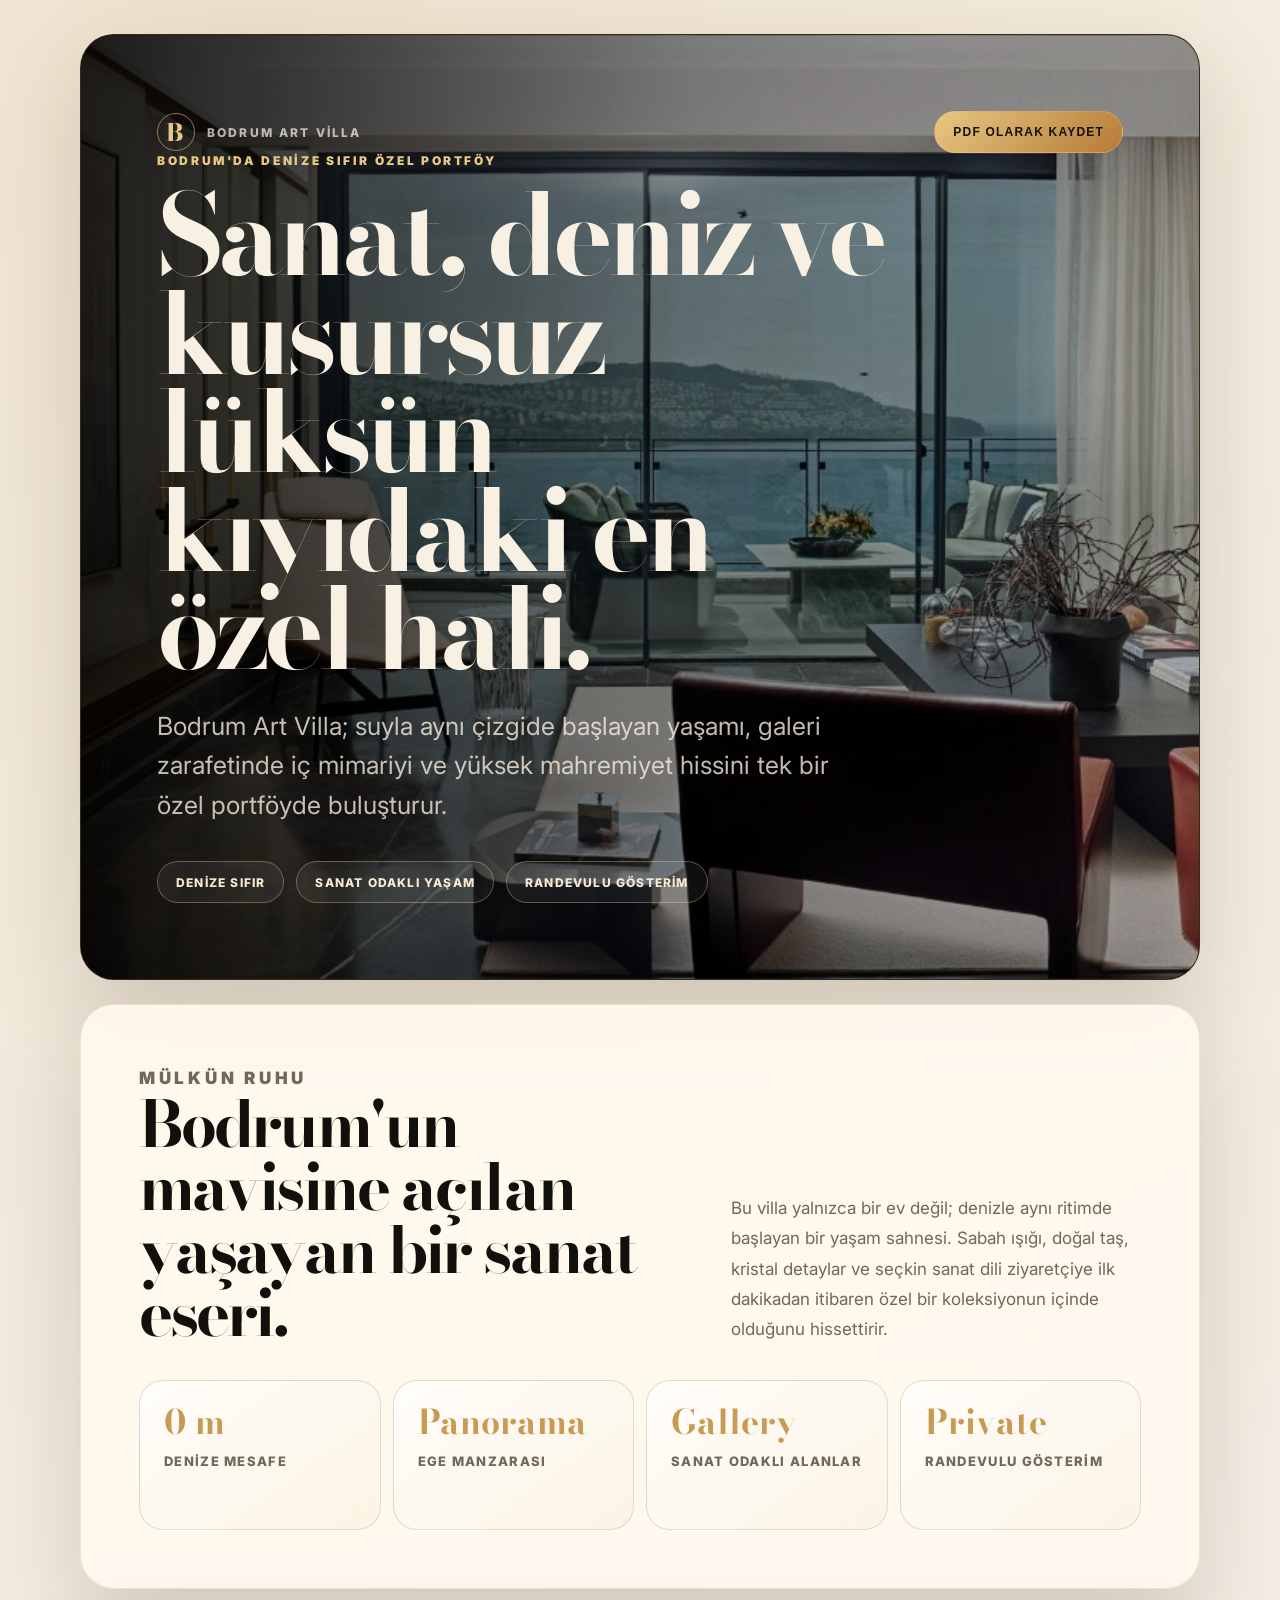
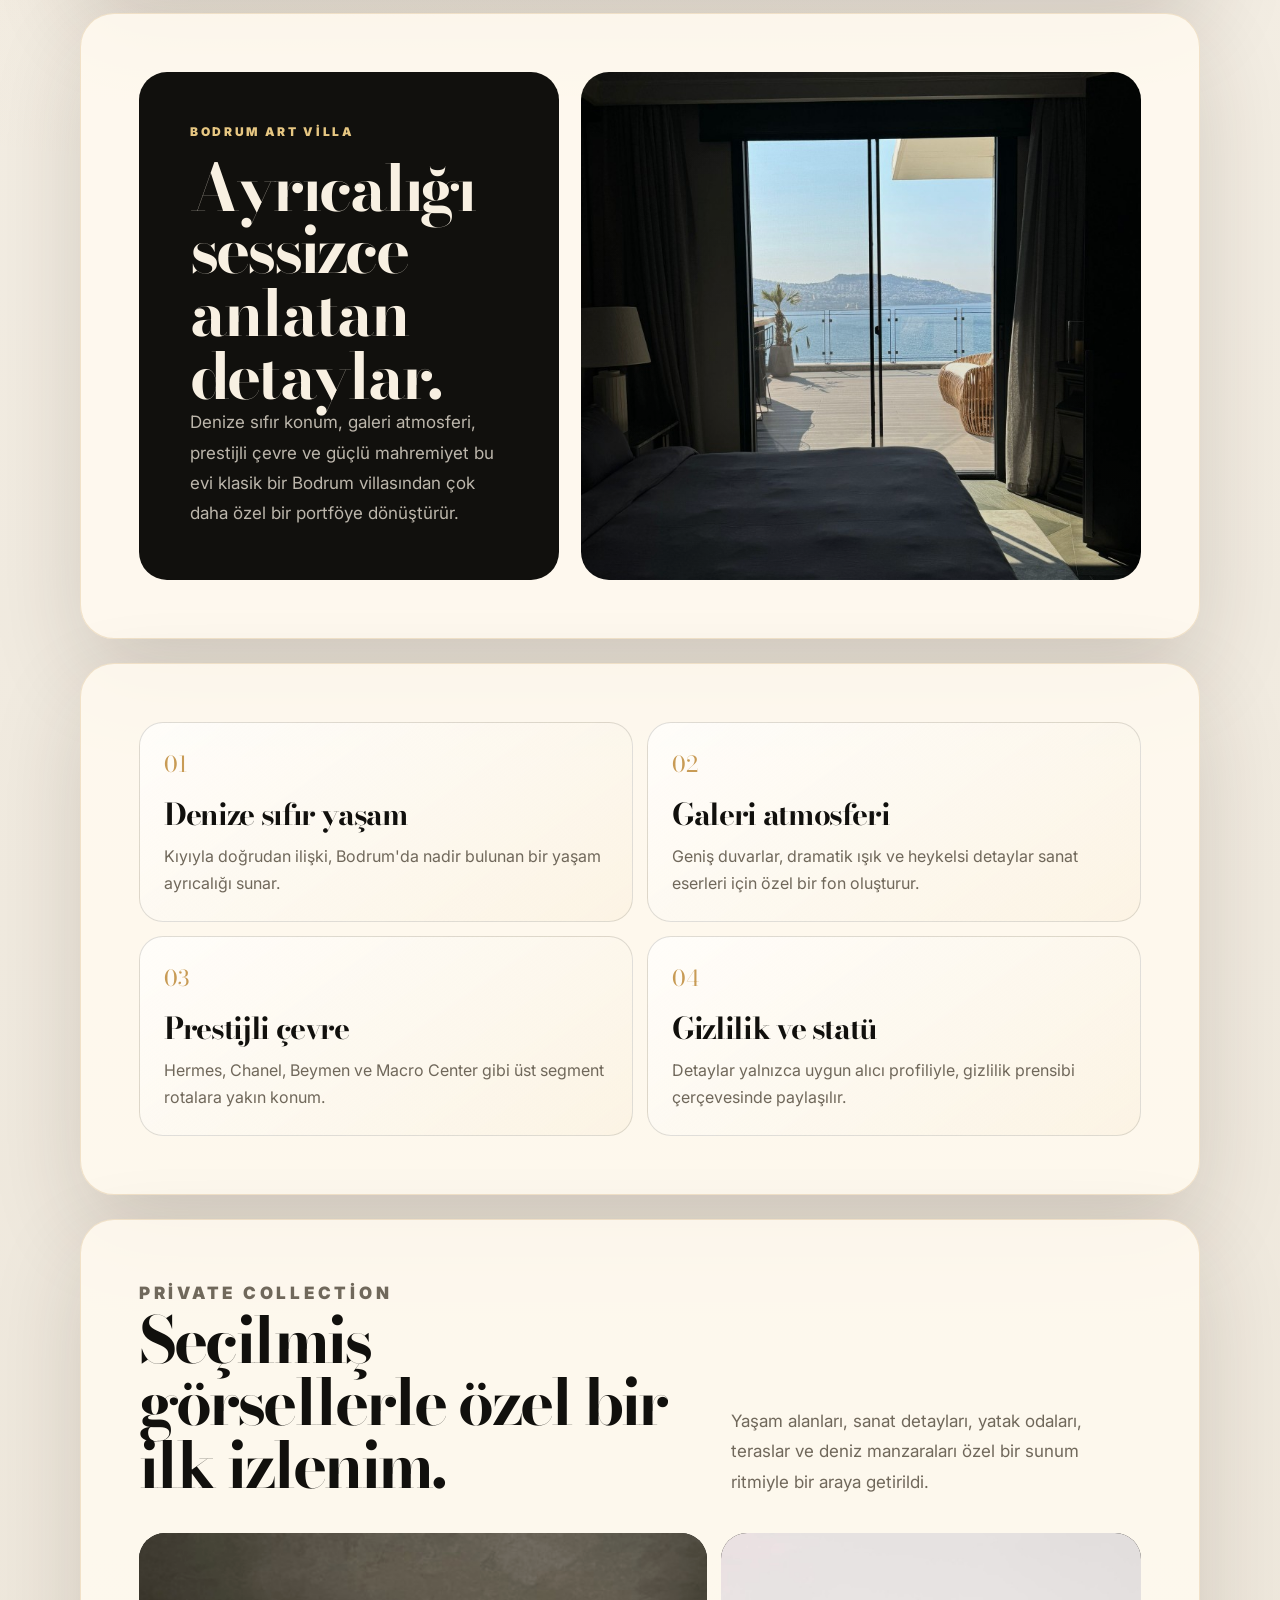
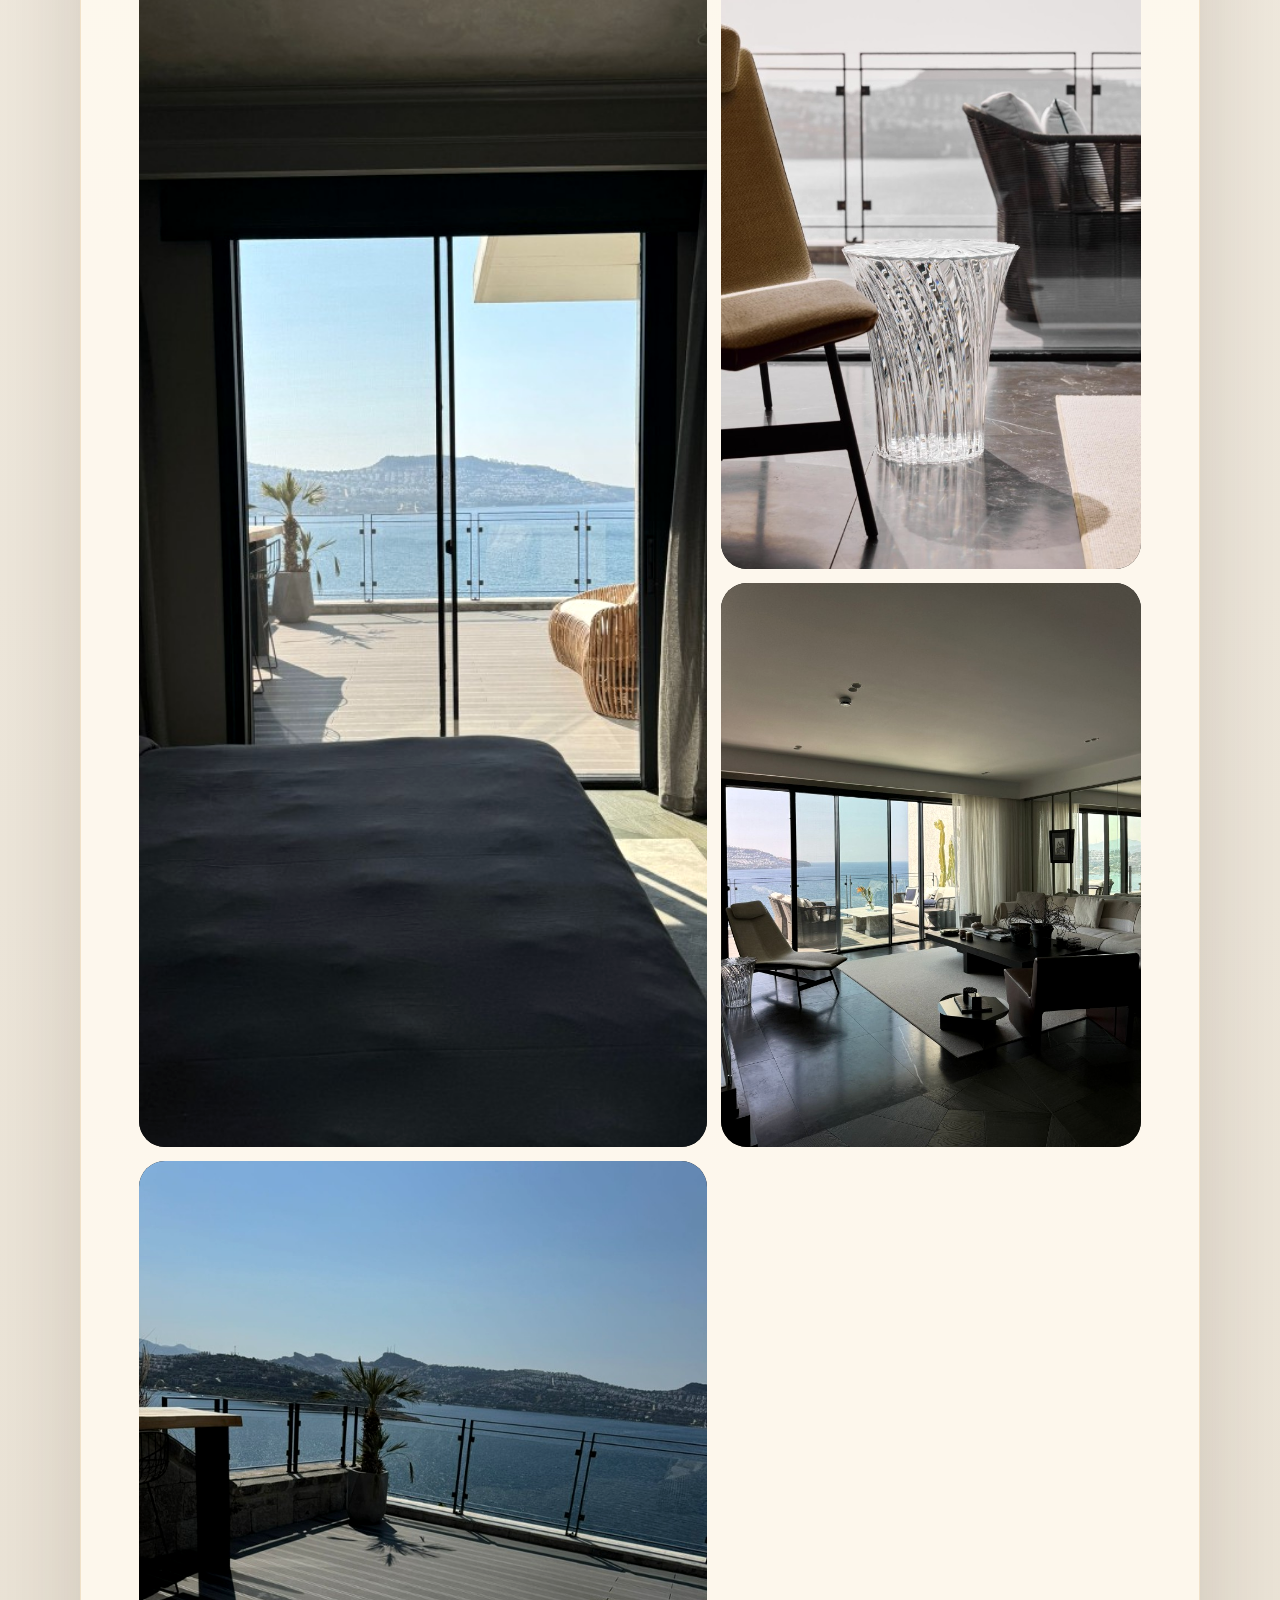
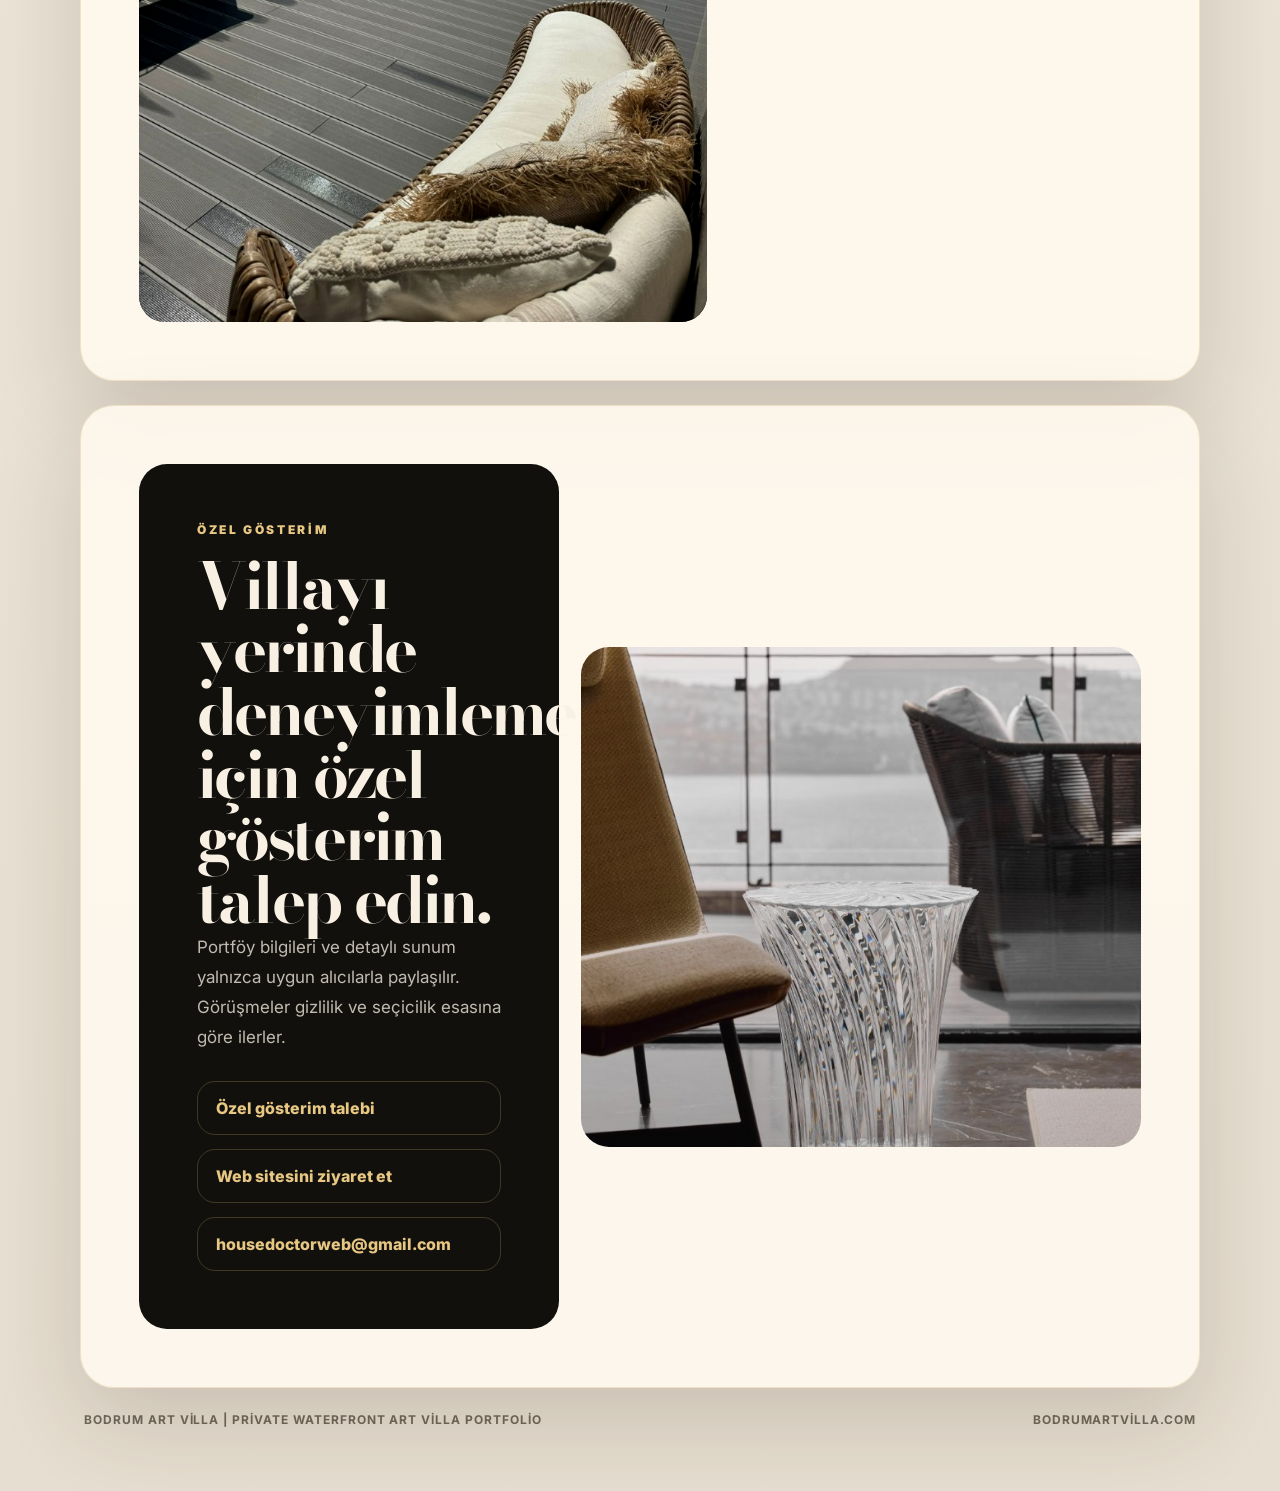
<file: catalog-tr.html>
<!doctype html>
<html lang="tr">
  <head>
    <meta charset="UTF-8" />
    <meta name="viewport" content="width=device-width, initial-scale=1.0" />
    <title>Bodrum Art Villa E-Katalog | Denize Sıfır Sanat Villası</title>
    <meta name="description" content="Bodrum'da denize sıfır, sanat odaklı özel villa için premium e-katalog." />
    <meta name="robots" content="index, follow" />
    <link rel="canonical" href="https://bodrumartvilla.com/catalog-tr.html" />
    <link rel="preconnect" href="https://fonts.googleapis.com" />
    <link rel="preconnect" href="https://fonts.gstatic.com" crossorigin />
    <link href="https://fonts.googleapis.com/css2?family=Bodoni+Moda:opsz,wght@6..96,500;6..96,600;6..96,700&family=Cormorant+Garamond:wght@500;600;700&family=Inter:wght@400;500;600;700;800;900&display=swap" rel="stylesheet" />
    <link rel="stylesheet" href="catalog.css?v=20260912-catalog-fixed" />
  </head>
  <body>
    <main class="catalog-shell">
      <section class="catalog-cover">
        <div class="cover-image" aria-hidden="true"></div>
        <div class="cover-content">
          <div class="catalog-topline">
            <a class="brand-lockup" href="/"><span class="brand-mark">B</span><span>Bodrum Art Villa</span></a>
            <button class="print-button" type="button" onclick="window.print()">PDF olarak kaydet</button>
          </div>
          <div class="cover-copy">
            <p class="eyebrow">Bodrum'da denize sıfır özel portföy</p>
            <h1>Sanat, deniz ve kusursuz lüksün kıyıdaki en özel hali.</h1>
            <p class="lead">Bodrum Art Villa; suyla aynı çizgide başlayan yaşamı, galeri zarafetinde iç mimariyi ve yüksek mahremiyet hissini tek bir özel portföyde buluşturur.</p>
            <div class="cover-meta"><span>Denize sıfır</span><span>Sanat odaklı yaşam</span><span>Randevulu gösterim</span></div>
          </div>
        </div>
      </section>

      <section class="catalog-section">
        <div class="section-heading">
          <div><p class="eyebrow">Mülkün Ruhu</p><h2>Bodrum'un mavisine açılan yaşayan bir sanat eseri.</h2></div>
          <p>Bu villa yalnızca bir ev değil; denizle aynı ritimde başlayan bir yaşam sahnesi. Sabah ışığı, doğal taş, kristal detaylar ve seçkin sanat dili ziyaretçiye ilk dakikadan itibaren özel bir koleksiyonun içinde olduğunu hissettirir.</p>
        </div>
        <div class="stats-grid">
          <article class="stat-card"><strong>0 m</strong><span>Denize mesafe</span></article>
          <article class="stat-card"><strong>Panorama</strong><span>Ege manzarası</span></article>
          <article class="stat-card"><strong>Gallery</strong><span>Sanat odaklı alanlar</span></article>
          <article class="stat-card"><strong>Private</strong><span>Randevulu gösterim</span></article>
        </div>
      </section>

      <section class="catalog-section">
        <div class="story-layout">
          <div class="story-card"><p class="eyebrow">Bodrum Art Villa</p><h2>Ayrıcalığı sessizce anlatan detaylar.</h2><p class="story-copy">Denize sıfır konum, galeri atmosferi, prestijli çevre ve güçlü mahremiyet bu evi klasik bir Bodrum villasından çok daha özel bir portföye dönüştürür.</p></div>
          <div class="story-image" aria-hidden="true"></div>
        </div>
      </section>

      <section class="catalog-section">
        <div class="feature-grid">
          <article class="feature-card"><span>01</span><h3>Denize sıfır yaşam</h3><p>Kıyıyla doğrudan ilişki, Bodrum'da nadir bulunan bir yaşam ayrıcalığı sunar.</p></article>
          <article class="feature-card"><span>02</span><h3>Galeri atmosferi</h3><p>Geniş duvarlar, dramatik ışık ve heykelsi detaylar sanat eserleri için özel bir fon oluşturur.</p></article>
          <article class="feature-card"><span>03</span><h3>Prestijli çevre</h3><p>Hermes, Chanel, Beymen ve Macro Center gibi üst segment rotalara yakın konum.</p></article>
          <article class="feature-card"><span>04</span><h3>Gizlilik ve statü</h3><p>Detaylar yalnızca uygun alıcı profiliyle, gizlilik prensibi çerçevesinde paylaşılır.</p></article>
        </div>
      </section>

      <section class="catalog-section">
        <div class="section-heading">
          <div><p class="eyebrow">Private Collection</p><h2>Seçilmiş görsellerle özel bir ilk izlenim.</h2></div>
          <p>Yaşam alanları, sanat detayları, yatak odaları, teraslar ve deniz manzaraları özel bir sunum ritmiyle bir araya getirildi.</p>
        </div>
        <div class="image-grid">
          <figure><img src="assets/sea-view-terrace.png" alt="Denize açılan teras" /></figure>
          <figure><img src="assets/crystal-sea-detail.png" alt="Kristal detaylı salon" /></figure>
          <figure><img src="assets/bedroom-sea-view.png" alt="Deniz manzaralı yatak odası" /></figure>
          <figure><img src="assets/balcony-blue-view.png" alt="Bodrum deniz manzaralı balkon" /></figure>
        </div>
      </section>

      <section class="catalog-contact">
        <div class="contact-layout">
          <div class="contact-card"><p class="eyebrow">Özel Gösterim</p><h2>Villayı yerinde deneyimlemek için özel gösterim talep edin.</h2><p class="contact-copy">Portföy bilgileri ve detaylı sunum yalnızca uygun alıcılarla paylaşılır. Görüşmeler gizlilik ve seçicilik esasına göre ilerler.</p><div class="contact-lines"><a href="https://bodrumartvilla.com/#randevu">Özel gösterim talebi</a><a href="https://bodrumartvilla.com/">Web sitesini ziyaret et</a><span>housedoctorweb@gmail.com</span></div></div>
          <div class="contact-image" aria-hidden="true"></div>
        </div>
      </section>

      <footer class="catalog-footer"><span>Bodrum Art Villa | Private Waterfront Art Villa Portfolio</span><span>bodrumartvilla.com</span></footer>
    </main>
  </body>
</html>
</file>
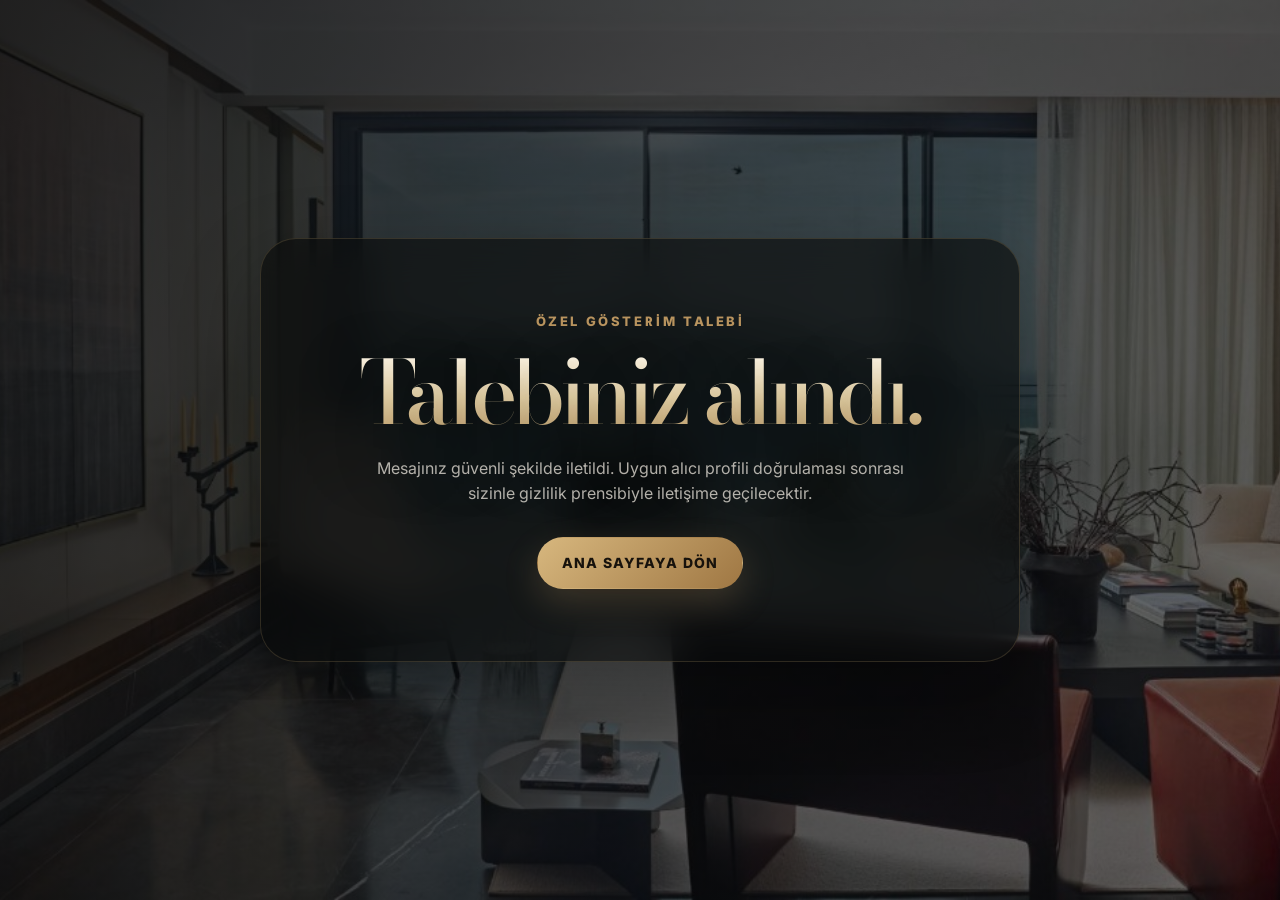
<file: thanks.html>
<!doctype html>
<html lang="tr">
  <head>
    <meta charset="UTF-8" />
    <meta name="viewport" content="width=device-width, initial-scale=1.0" />
    <meta name="robots" content="noindex, nofollow" />
    <title>Talebiniz Alındı | Bodrum Art Villa</title>
    <link rel="preconnect" href="https://fonts.googleapis.com" />
    <link rel="preconnect" href="https://fonts.gstatic.com" crossorigin />
    <link
      href="https://fonts.googleapis.com/css2?family=Bodoni+Moda:opsz,wght@6..96,500;6..96,600;6..96,700&family=Cormorant+Garamond:wght@500;600;700&family=Inter:wght@400;500;600;700&display=swap"
      rel="stylesheet"
    />
    <link rel="stylesheet" href="styles.css?v=20260912-menu-clean" />
  </head>
  <body>
    <main class="thanks-page">
      <section class="thanks-panel" data-reveal>
        <p class="section-kicker">Özel Gösterim Talebi</p>
        <h1>Talebiniz alındı.</h1>
        <p>
          Mesajınız güvenli şekilde iletildi. Uygun alıcı profili doğrulaması sonrası sizinle
          gizlilik prensibiyle iletişime geçilecektir.
        </p>
        <a class="button primary" href="/">Ana Sayfaya Dön</a>
      </section>
    </main>
    <script src="script.js?v=20260912-menu-clean"></script>
  </body>
</html>
</file>
<file: styles.css>
:root {
  --ink: #0d1115;
  --night: #12100d;
  --cream: #f4efe5;
  --sand: #d8c4a3;
  --gold: #b9945f;
  --copper: #8d6042;
  --sea: #0f4c5c;
  --muted: #8f887d;
  --line: rgba(255, 255, 255, 0.18);
  --shadow: 0 30px 80px rgba(0, 0, 0, 0.28);
}

* {
  box-sizing: border-box;
}

html {
  scroll-behavior: smooth;
}

body {
  margin: 0;
  background: var(--night);
  color: var(--cream);
  font-family: "Inter", system-ui, -apple-system, BlinkMacSystemFont, "Segoe UI", sans-serif;
  line-height: 1.6;
  overflow-x: hidden;
}

a {
  color: inherit;
  text-decoration: none;
}

button,
input,
textarea {
  font: inherit;
}

.site-header {
  position: fixed;
  top: 0;
  left: 0;
  right: 0;
  z-index: 20;
  display: flex;
  align-items: center;
  justify-content: space-between;
  width: 100%;
  padding: 18px clamp(20px, 4vw, 64px);
  transform: none;
  backdrop-filter: blur(26px);
  background:
    linear-gradient(180deg, rgba(6, 7, 8, 0.88), rgba(9, 10, 11, 0.52)),
    linear-gradient(90deg, rgba(185, 148, 95, 0.12), transparent 24%, transparent 76%, rgba(185, 148, 95, 0.1));
  border: 0;
  border-bottom: 1px solid rgba(216, 183, 120, 0.16);
  border-radius: 0;
  box-shadow:
    0 22px 70px rgba(0, 0, 0, 0.32),
    inset 0 -1px 0 rgba(255, 255, 255, 0.04);
}

.brand {
  display: inline-flex;
  align-items: center;
  gap: 12px;
  font-size: 13px;
  font-weight: 700;
  letter-spacing: 0.18em;
  text-transform: uppercase;
}

.brand-mark {
  display: grid;
  width: 38px;
  height: 38px;
  place-items: center;
  border: 1px solid var(--gold);
  border-radius: 50%;
  color: var(--gold);
  font-family: "Cormorant Garamond", serif;
  font-size: 24px;
}

.site-nav {
  position: absolute;
  left: 50%;
  display: flex;
  align-items: center;
  gap: clamp(18px, 2.4vw, 34px);
  padding: 0;
  transform: translateX(-50%);
  border: 0;
  border-radius: 0;
  background: transparent;
  color: rgba(244, 239, 229, 0.68);
  font-size: 11px;
  font-weight: 800;
  letter-spacing: 0.16em;
  text-transform: uppercase;
  box-shadow: none;
}

.site-nav a {
  position: relative;
  padding: 8px 0;
  border-radius: 0;
  transition:
    color 180ms ease,
    transform 180ms ease;
}

.site-nav a::after {
  position: absolute;
  right: 0;
  bottom: 1px;
  left: 0;
  height: 1px;
  content: "";
  background: linear-gradient(90deg, transparent, #d8b778, transparent);
  opacity: 0;
  transform: scaleX(0.45);
  transition:
    opacity 180ms ease,
    transform 180ms ease;
}

.site-nav a:hover {
  color: #ead6aa;
  transform: translateY(-1px);
}

.site-nav a:hover::after {
  opacity: 1;
  transform: scaleX(1);
}

.header-actions {
  display: flex;
  align-items: center;
  gap: 14px;
  margin-left: auto;
}

.language-switcher {
  display: inline-flex;
  align-items: center;
  gap: 6px;
  padding: 4px;
  border: 1px solid rgba(216, 183, 120, 0.18);
  border-radius: 999px;
  background: rgba(255, 255, 255, 0.055);
  box-shadow: inset 0 1px 0 rgba(255, 255, 255, 0.06);
}

.language-switcher a {
  display: inline-flex;
  align-items: center;
  justify-content: center;
  gap: 7px;
  min-width: 58px;
  height: 34px;
  padding: 0 9px;
  border-radius: 999px;
  color: rgba(244, 239, 229, 0.62);
  font-size: 11px;
  font-weight: 800;
  letter-spacing: 0.12em;
  transition:
    background 180ms ease,
    color 180ms ease,
    transform 180ms ease;
}

.language-switcher span {
  display: grid;
  width: 21px;
  height: 21px;
  place-items: center;
  border: 1px solid rgba(255, 255, 255, 0.14);
  border-radius: 50%;
  background: rgba(0, 0, 0, 0.18);
  font-size: 12px;
  letter-spacing: 0;
}

.language-switcher a.active,
.language-switcher a:hover {
  background: linear-gradient(135deg, rgba(216, 183, 120, 0.2), rgba(255, 255, 255, 0.05));
  color: #dfc28a;
  transform: translateY(-1px);
}

.header-cta {
  padding: 12px 18px;
  border: 1px solid rgba(185, 148, 95, 0.7);
  border-radius: 999px;
  background: linear-gradient(135deg, rgba(185, 148, 95, 0.2), rgba(255, 255, 255, 0.04));
  color: #d8b778;
  font-size: 13px;
  font-weight: 700;
  letter-spacing: 0.08em;
  text-transform: uppercase;
  box-shadow: inset 0 1px 0 rgba(255, 255, 255, 0.08);
}

.mobile-menu-toggle {
  display: none;
}

.language-select {
  display: none;
}

.hero {
  position: relative;
  display: grid;
  min-height: 100vh;
  padding: 170px clamp(20px, 6vw, 90px) 80px;
  overflow: hidden;
  background: #0b0a08;
}

.hero-bg {
  position: absolute;
  inset: 0;
  background:
    radial-gradient(circle at 72% 28%, rgba(185, 148, 95, 0.28), transparent 34%),
    linear-gradient(115deg, rgba(8, 10, 12, 0.86), rgba(8, 10, 12, 0.44) 42%, rgba(12, 35, 41, 0.18)),
    url("assets/gallery-full-22.png");
  background-position: center 45%;
  background-size: cover;
  filter: saturate(0.82) contrast(1.16) brightness(0.92);
  transform: scale(1.02);
}

.hero-bg::after {
  position: absolute;
  inset: 0;
  content: "";
  background:
    linear-gradient(90deg, rgba(7, 8, 9, 0.78), rgba(7, 8, 9, 0.24) 46%, rgba(7, 8, 9, 0.1)),
    radial-gradient(circle at 50% 42%, transparent 0 34%, rgba(5, 5, 4, 0.5) 100%);
}

.hero::after {
  position: absolute;
  inset: auto 0 0;
  height: 260px;
  content: "";
  background: linear-gradient(0deg, var(--night), transparent);
}

.hero-content {
  position: relative;
  z-index: 2;
  max-width: 880px;
  align-self: center;
  padding-left: clamp(18px, 2vw, 28px);
}

.hero-content::before {
  position: absolute;
  top: 4px;
  bottom: 8px;
  left: 0;
  width: 1px;
  content: "";
  background: linear-gradient(180deg, transparent, rgba(185, 148, 95, 0.9), transparent);
}

.eyebrow,
.section-kicker {
  margin: 0 0 18px;
  color: var(--gold);
  font-size: 13px;
  font-weight: 800;
  letter-spacing: 0.2em;
  text-transform: uppercase;
}

h1,
h2,
h3 {
  margin: 0;
  font-family: "Bodoni Moda", "Cormorant Garamond", Georgia, serif;
  line-height: 0.96;
}

h1 {
  max-width: 760px;
  font-size: clamp(54px, 6.85vw, 108px);
  font-weight: 500;
  letter-spacing: -0.055em;
  text-wrap: balance;
  background: linear-gradient(180deg, #fff9ec 0%, #ead6aa 56%, #ba9258 128%);
  -webkit-background-clip: text;
  background-clip: text;
  color: transparent;
  -webkit-text-fill-color: transparent;
  text-shadow: 0 26px 70px rgba(0, 0, 0, 0.52);
}

h2 {
  font-size: clamp(40px, 5.2vw, 78px);
  letter-spacing: -0.04em;
}

h3 {
  font-size: 32px;
  letter-spacing: -0.03em;
}

.hero-lead {
  max-width: 620px;
  margin: 30px 0 0;
  color: rgba(244, 239, 229, 0.74);
  font-size: clamp(16px, 1.5vw, 20px);
}

.hero-actions {
  display: flex;
  flex-wrap: wrap;
  gap: 14px;
  margin-top: 40px;
}

.button {
  display: inline-flex;
  align-items: center;
  justify-content: center;
  min-height: 52px;
  padding: 0 24px;
  border: 1px solid transparent;
  border-radius: 999px;
  cursor: pointer;
  font-size: 14px;
  font-weight: 800;
  letter-spacing: 0.08em;
  text-transform: uppercase;
  transition:
    transform 180ms ease,
    border-color 180ms ease,
    background 180ms ease;
}

.button:hover {
  transform: translateY(-2px);
}

.button.primary {
  background: linear-gradient(135deg, #d7b77e, #9f7743);
  color: #17120c;
  box-shadow: 0 14px 34px rgba(185, 148, 95, 0.24);
}

.button.secondary {
  background: rgba(255, 255, 255, 0.05);
  border-color: rgba(244, 239, 229, 0.24);
  color: var(--cream);
  backdrop-filter: blur(12px);
}

.hero-card {
  position: absolute;
  right: clamp(20px, 6vw, 90px);
  bottom: 80px;
  z-index: 3;
  width: min(320px, calc(100% - 40px));
  padding: 26px;
  background: rgba(244, 239, 229, 0.12);
  border: 1px solid var(--line);
  border-radius: 28px;
  box-shadow: var(--shadow);
  backdrop-filter: blur(24px);
}

.hero-card strong {
  display: block;
  margin: 8px 0;
  color: var(--gold);
  font-family: "Cormorant Garamond", serif;
  font-size: 54px;
  line-height: 1;
}

.card-label {
  color: rgba(244, 239, 229, 0.64);
  font-size: 12px;
  font-weight: 800;
  letter-spacing: 0.16em;
  text-transform: uppercase;
}

.section {
  padding: 100px clamp(20px, 6vw, 90px);
  scroll-margin-top: 92px;
}

.intro {
  background: var(--night);
}

.intro-grid {
  display: grid;
  grid-template-columns: minmax(0, 0.9fr) minmax(280px, 0.8fr);
  gap: clamp(32px, 6vw, 92px);
  align-items: end;
}

.intro p,
.experience p,
.contact p {
  margin: 0;
  color: rgba(244, 239, 229, 0.68);
  font-size: 18px;
}

.stats {
  display: grid;
  grid-template-columns: repeat(4, 1fr);
  gap: 1px;
  padding-top: 0;
  background: linear-gradient(90deg, transparent, rgba(185, 148, 95, 0.28), transparent);
}

.stats article {
  min-height: 190px;
  padding: 32px;
  background: #17130f;
  border: 1px solid rgba(244, 239, 229, 0.08);
}

.stats strong {
  display: block;
  color: var(--gold);
  font-family: "Cormorant Garamond", serif;
  font-size: clamp(38px, 4vw, 58px);
  line-height: 1;
}

.stats span {
  display: block;
  margin-top: 16px;
  color: rgba(244, 239, 229, 0.64);
}

.section-heading {
  max-width: 840px;
  margin-bottom: 42px;
}

.feature-grid {
  display: grid;
  grid-template-columns: repeat(4, 1fr);
  gap: 18px;
}

.feature-grid article {
  min-height: 330px;
  padding: 28px;
  background: linear-gradient(180deg, rgba(244, 239, 229, 0.1), rgba(244, 239, 229, 0.035));
  border: 1px solid rgba(244, 239, 229, 0.11);
  border-radius: 30px;
}

.feature-grid span {
  color: var(--gold);
  font-weight: 800;
}

.feature-grid h3 {
  margin-top: 46px;
}

.feature-grid p {
  color: rgba(244, 239, 229, 0.66);
}

.prestige-location {
  background:
    radial-gradient(circle at 82% 12%, rgba(185, 148, 95, 0.18), transparent 32%),
    linear-gradient(180deg, #17130f, #0f0d0a);
}

.prestige-location .section-heading {
  display: grid;
  grid-template-columns: minmax(0, 0.85fr) minmax(280px, 0.75fr);
  gap: clamp(26px, 5vw, 78px);
  align-items: end;
  max-width: none;
}

.prestige-location .section-heading p:last-child {
  margin: 0;
  color: rgba(244, 239, 229, 0.68);
  font-size: 18px;
}

.brand-row {
  display: grid;
  grid-template-columns: repeat(4, 1fr);
  gap: 1px;
  margin-top: 34px;
  border: 1px solid rgba(216, 183, 120, 0.14);
  border-radius: 28px;
  overflow: hidden;
  background: rgba(216, 183, 120, 0.18);
}

.brand-row span {
  display: grid;
  min-height: 112px;
  place-items: center;
  background: rgba(255, 255, 255, 0.045);
  color: #ead6aa;
  font-family: "Bodoni Moda", "Cormorant Garamond", Georgia, serif;
  font-size: clamp(24px, 2.7vw, 42px);
  letter-spacing: -0.04em;
  text-align: center;
}

.seo-focus {
  background: #eee5d7;
  color: var(--ink);
}

.seo-focus .section-kicker {
  color: var(--copper);
}

.seo-focus .section-heading {
  display: grid;
  grid-template-columns: minmax(0, 0.85fr) minmax(280px, 0.82fr);
  gap: clamp(26px, 5vw, 78px);
  align-items: end;
  max-width: none;
}

.seo-focus .section-heading p:last-child {
  margin: 0;
  color: rgba(13, 17, 21, 0.68);
  font-size: 18px;
}

.seo-card-grid {
  display: grid;
  grid-template-columns: repeat(3, 1fr);
  gap: 18px;
  margin-top: 38px;
}

.seo-card-grid article {
  padding: 28px;
  border: 1px solid rgba(13, 17, 21, 0.08);
  border-radius: 28px;
  background: rgba(255, 250, 241, 0.72);
  box-shadow: 0 20px 52px rgba(54, 42, 27, 0.1);
}

.seo-card-grid h3 {
  font-size: 28px;
  color: #1d1711;
}

.seo-card-grid p {
  color: rgba(13, 17, 21, 0.64);
}

.gallery {
  background: #eee5d7;
  color: var(--ink);
}

.gallery .section-kicker {
  color: var(--copper);
}

.gallery-grid {
  display: grid;
  grid-template-columns: 1.35fr 0.8fr;
  gap: 18px;
}

.gallery-item {
  margin: 0;
}

.gallery-item.large {
  grid-row: span 2;
}

.art {
  min-height: 320px;
  border-radius: 34px;
  box-shadow: 0 28px 70px rgba(54, 42, 27, 0.18);
}

.gallery-item.large .art {
  min-height: 660px;
}

.art.sea {
  background:
    linear-gradient(180deg, rgba(244, 239, 229, 0.04), rgba(15, 76, 92, 0.3)),
    url("assets/sea-view-terrace.png");
  background-position: center;
  background-size: cover;
}

.art.stone {
  background:
    linear-gradient(45deg, rgba(13, 17, 21, 0.28), rgba(185, 148, 95, 0.22)),
    url("assets/dining-art-red.png");
  background-position: center;
  background-size: cover;
}

.art.light {
  background:
    linear-gradient(45deg, rgba(13, 17, 21, 0.36), rgba(15, 76, 92, 0.2)),
    url("assets/portrait-art-room.png");
  background-position: center;
  background-size: cover;
}

figcaption {
  margin-top: 14px;
  color: rgba(13, 17, 21, 0.62);
  font-size: 14px;
}

.private-collection {
  background: #eee5d7;
  color: var(--ink);
  padding-top: 0;
}

.private-collection .section-kicker {
  color: var(--copper);
}

.collection-grid {
  display: grid;
  grid-template-columns: 1.1fr 0.85fr 0.85fr;
  gap: 18px;
}

.collection-card {
  position: relative;
  min-height: 420px;
  overflow: hidden;
  border-radius: 34px;
  background: #191512;
  box-shadow: 0 28px 70px rgba(54, 42, 27, 0.18);
}

.collection-card.tall {
  grid-row: span 2;
  min-height: 858px;
}

.collection-card img {
  width: 100%;
  height: 100%;
  object-fit: cover;
  transition: transform 700ms ease;
}

.collection-card:hover img {
  transform: scale(1.035);
}

.collection-card figcaption {
  position: absolute;
  left: 18px;
  right: 18px;
  bottom: 18px;
  margin: 0;
  padding: 14px 16px;
  border: 1px solid rgba(255, 255, 255, 0.18);
  border-radius: 20px;
  background: rgba(13, 17, 21, 0.48);
  color: rgba(255, 250, 241, 0.88);
  backdrop-filter: blur(18px);
}

.full-gallery {
  background: var(--night);
}

.full-gallery .section-heading {
  display: grid;
  grid-template-columns: minmax(0, 0.9fr) minmax(260px, 0.45fr);
  gap: clamp(24px, 5vw, 72px);
  align-items: end;
  max-width: none;
}

.gallery-note {
  margin: 0;
  color: rgba(244, 239, 229, 0.62);
  font-size: 16px;
}

.full-gallery-grid {
  columns: 4 240px;
  column-gap: 16px;
}

.full-gallery-item {
  position: relative;
  display: block;
  margin: 0 0 16px;
  overflow: hidden;
  border-radius: 24px;
  background: #191512;
  border: 1px solid rgba(244, 239, 229, 0.08);
  box-shadow: 0 20px 52px rgba(0, 0, 0, 0.2);
  break-inside: avoid;
}

.full-gallery-item img {
  display: block;
  width: 100%;
  height: auto;
  transition:
    filter 320ms ease,
    transform 700ms ease;
}

.full-gallery-item:hover img {
  filter: brightness(1.06);
  transform: scale(1.025);
}

.full-gallery-item::after {
  position: absolute;
  inset: 0;
  content: "";
  background: linear-gradient(180deg, transparent 58%, rgba(13, 17, 21, 0.34));
  pointer-events: none;
}

.experience {
  background:
    radial-gradient(circle at 20% 10%, rgba(185, 148, 95, 0.22), transparent 34%),
    linear-gradient(180deg, #17130f, var(--night));
}

.experience-panel {
  max-width: 920px;
  padding: clamp(32px, 6vw, 72px);
  border: 1px solid rgba(244, 239, 229, 0.13);
  border-radius: 36px;
  background: rgba(244, 239, 229, 0.055);
}

.experience-panel p:last-child {
  margin-top: 26px;
}

.contact {
  display: grid;
  grid-template-columns: minmax(0, 0.9fr) minmax(320px, 0.72fr);
  gap: clamp(32px, 6vw, 92px);
  background: var(--cream);
  color: var(--ink);
}

.contact .section-kicker {
  color: var(--copper);
}

.contact p {
  color: rgba(13, 17, 21, 0.64);
  margin-top: 24px;
}

.contact-form {
  display: grid;
  gap: 16px;
  padding: 30px;
  background: #fffaf1;
  border: 1px solid rgba(13, 17, 21, 0.08);
  border-radius: 30px;
  box-shadow: 0 26px 70px rgba(54, 42, 27, 0.12);
}

.honeypot {
  position: absolute;
  left: -9999px;
  opacity: 0;
  pointer-events: none;
}

.contact-form label {
  display: grid;
  gap: 8px;
  color: rgba(13, 17, 21, 0.7);
  font-size: 13px;
  font-weight: 800;
  letter-spacing: 0.08em;
  text-transform: uppercase;
}

.contact-form input,
.contact-form textarea {
  width: 100%;
  border: 1px solid rgba(13, 17, 21, 0.14);
  border-radius: 18px;
  padding: 15px 16px;
  background: white;
  color: var(--ink);
  outline: none;
  transition:
    border-color 180ms ease,
    box-shadow 180ms ease;
}

.contact-form input:focus,
.contact-form textarea:focus {
  border-color: var(--gold);
  box-shadow: 0 0 0 4px rgba(185, 148, 95, 0.16);
}

.contact-form .button {
  width: 100%;
  border: 0;
}

.form-note {
  margin: 0;
  color: rgba(13, 17, 21, 0.5);
  font-size: 12px;
}

.site-footer {
  display: flex;
  justify-content: space-between;
  gap: 20px;
  padding: 28px clamp(20px, 6vw, 90px);
  background: #0b0a08;
  color: rgba(244, 239, 229, 0.52);
  font-size: 13px;
}

.thanks-page {
  display: grid;
  min-height: 100vh;
  place-items: center;
  padding: 40px 20px;
  background:
    linear-gradient(115deg, rgba(8, 10, 12, 0.86), rgba(8, 10, 12, 0.52)),
    url("assets/gallery-full-22.png");
  background-position: center;
  background-size: cover;
}

.thanks-panel {
  width: min(760px, 100%);
  padding: clamp(34px, 6vw, 72px);
  border: 1px solid rgba(216, 183, 120, 0.18);
  border-radius: 36px;
  background: rgba(9, 10, 11, 0.62);
  box-shadow: var(--shadow);
  text-align: center;
  backdrop-filter: blur(22px);
}

.thanks-panel h1 {
  max-width: none;
  margin-bottom: 22px;
}

.thanks-panel p:not(.section-kicker) {
  max-width: 560px;
  margin: 0 auto 30px;
  color: rgba(244, 239, 229, 0.72);
}

[dir="rtl"] .site-header,
[dir="rtl"] .intro-grid,
[dir="rtl"] .contact,
[dir="rtl"] .site-footer {
  direction: rtl;
}

[dir="rtl"] .hero-card {
  right: auto;
  left: clamp(20px, 6vw, 90px);
}

[dir="rtl"] .hero-content {
  padding-right: clamp(18px, 2vw, 28px);
  padding-left: 0;
}

[dir="rtl"] .hero-content::before {
  right: 0;
  left: auto;
}

[data-reveal] {
  opacity: 0;
  transform: translateY(18px);
  transition:
    opacity 700ms ease,
    transform 700ms ease;
}

[data-reveal].is-visible {
  opacity: 1;
  transform: translateY(0);
}

@media (max-width: 1020px) {
  body {
    padding-bottom: 86px;
  }

  .site-header {
    z-index: 60;
    min-height: 62px;
    padding: 12px 14px;
  }

  .brand span:last-child,
  .header-cta {
    display: none;
  }

  .header-actions {
    margin-left: 0;
  }

  .language-switcher {
    position: fixed;
    top: 12px;
    right: 12px;
    z-index: 80;
    gap: 4px;
    padding: 5px;
    background: rgba(8, 9, 10, 0.82);
    border-color: rgba(216, 183, 120, 0.28);
    backdrop-filter: blur(18px);
  }

  .language-switcher a {
    min-width: 48px;
    height: 32px;
    padding: 0 8px;
    font-size: 10px;
    letter-spacing: 0.08em;
  }

  .language-switcher span {
    width: 20px;
    height: 20px;
    font-size: 12px;
  }

  .site-nav {
    position: fixed;
    top: auto;
    bottom: 14px;
    left: 50%;
    z-index: 30;
    display: flex;
    width: min(620px, calc(100% - 28px));
    justify-content: center;
    gap: clamp(12px, 3vw, 22px);
    padding: 12px 16px;
    background: linear-gradient(135deg, rgba(8, 9, 10, 0.86), rgba(16, 14, 11, 0.66));
    border: 1px solid rgba(216, 183, 120, 0.18);
    border-radius: 999px;
    box-shadow:
      0 18px 58px rgba(0, 0, 0, 0.34),
      inset 0 1px 0 rgba(255, 255, 255, 0.08);
    backdrop-filter: blur(22px);
  }

  .feature-grid,
  .stats {
    grid-template-columns: repeat(2, 1fr);
  }

  .collection-grid {
    grid-template-columns: repeat(2, 1fr);
  }

  .full-gallery .section-heading {
    grid-template-columns: 1fr;
  }

  .prestige-location .section-heading,
  .seo-focus .section-heading,
  .brand-row {
    grid-template-columns: repeat(2, 1fr);
  }

  .seo-card-grid {
    grid-template-columns: 1fr;
  }

  .collection-card.tall {
    grid-row: span 1;
    min-height: 420px;
  }

  .intro-grid,
  .contact {
    grid-template-columns: 1fr;
  }
}

@media (max-width: 720px) {
  body {
    padding-bottom: 86px;
  }

  .site-header {
    min-height: 58px;
    padding: 10px 12px;
  }

  .brand-mark {
    width: 34px;
    height: 34px;
    font-size: 21px;
  }

  .language-switcher {
    gap: 4px;
    padding: 4px;
  }

  .language-switcher a {
    min-width: 42px;
    height: 30px;
    padding: 0 6px;
    font-size: 10px;
  }

  .language-switcher span {
    width: 22px;
    height: 22px;
    font-size: 13px;
  }

  .site-nav {
    bottom: 12px;
    width: calc(100% - 20px);
    gap: 8px;
    padding: 10px;
    overflow-x: auto;
    justify-content: space-between;
    scrollbar-width: none;
  }

  .site-nav::-webkit-scrollbar {
    display: none;
  }

  .site-nav a {
    flex: 1 0 auto;
    min-width: max-content;
    padding: 8px 4px;
    font-size: 9px;
    letter-spacing: 0.08em;
    text-align: center;
  }

  .hero {
    min-height: 720px;
    padding: 104px 18px 34px;
  }

  .hero-bg {
    background-position: 58% center;
    filter: saturate(0.84) contrast(1.08) brightness(0.88);
  }

  .hero-bg::after {
    background:
      linear-gradient(90deg, rgba(7, 8, 9, 0.82), rgba(7, 8, 9, 0.46) 58%, rgba(7, 8, 9, 0.26)),
      linear-gradient(0deg, rgba(7, 8, 9, 0.42), transparent 44%);
  }

  .hero-content {
    max-width: 100%;
    padding-left: 14px;
  }

  .hero-content::before {
    bottom: 12px;
  }

  [dir="rtl"] .hero-content {
    padding-right: 14px;
  }

  h1 {
    max-width: 96%;
    font-size: clamp(40px, 12.5vw, 56px);
    line-height: 0.98;
    letter-spacing: -0.045em;
  }

  h2 {
    font-size: clamp(34px, 10vw, 48px);
    line-height: 1;
  }

  h3 {
    font-size: 26px;
  }

  .eyebrow,
  .section-kicker {
    margin-bottom: 14px;
    font-size: 10px;
    letter-spacing: 0.16em;
  }

  .hero-lead {
    max-width: 92%;
    margin-top: 22px;
    font-size: 15px;
    line-height: 1.65;
  }

  .hero-card {
    right: 20px;
    bottom: 34px;
  }

  [dir="rtl"] .hero-card {
    right: auto;
    left: 20px;
  }

  .hero-actions {
    align-items: stretch;
    flex-direction: column;
    gap: 10px;
    max-width: 320px;
    margin-top: 28px;
  }

  .button {
    min-height: 48px;
    padding: 0 18px;
    font-size: 11px;
  }

  .section {
    padding: 64px 18px;
    scroll-margin-top: 74px;
  }

  .feature-grid,
  .stats,
  .gallery-grid,
  .collection-grid,
  .brand-row,
  .prestige-location .section-heading,
  .seo-focus .section-heading {
    grid-template-columns: 1fr;
  }

  .gallery-item.large .art,
  .art {
    min-height: 300px;
    border-radius: 26px;
  }

  .feature-grid article,
  .stats article {
    min-height: auto;
    padding: 24px;
  }

  .collection-card,
  .collection-card.tall {
    min-height: 320px;
    border-radius: 26px;
  }

  .full-gallery-grid {
    columns: 2 150px;
    column-gap: 10px;
  }

  .full-gallery-item {
    margin-bottom: 10px;
    border-radius: 18px;
  }

  .contact-form {
    padding: 20px;
    border-radius: 24px;
  }

  .contact-form input,
  .contact-form textarea {
    border-radius: 14px;
    padding: 13px 14px;
  }

  .thanks-panel {
    border-radius: 28px;
  }

  .site-footer {
    flex-direction: column;
  }
}

@media (max-width: 420px) {
  .site-nav {
    justify-content: flex-start;
  }

  .site-nav a {
    flex: 0 0 auto;
    min-width: 76px;
  }

  .hero {
    min-height: 680px;
  }

  h1 {
    font-size: clamp(38px, 12vw, 48px);
  }

  .full-gallery-grid {
    columns: 1;
  }
}

@media (max-width: 820px) {
  .site-header {
    z-index: 100;
    min-height: 58px;
    padding: 10px 12px;
  }

  .brand span:last-child,
  .header-cta {
    display: none !important;
  }

  .brand-mark {
    width: 34px;
    height: 34px;
    font-size: 21px;
  }

  .header-actions {
    margin-left: 0;
  }

  .language-switcher {
    position: fixed;
    top: 10px;
    right: 12px;
    z-index: 120;
    gap: 4px;
    padding: 5px;
    background: rgba(8, 9, 10, 0.88);
    border-color: rgba(216, 183, 120, 0.26);
    backdrop-filter: blur(18px);
  }

  .language-switcher span {
    display: none;
  }

  .language-switcher a {
    min-width: 36px;
    height: 30px;
    padding: 0 8px;
    font-size: 11px;
    letter-spacing: 0.08em;
  }

  .site-nav {
    position: fixed !important;
    top: auto !important;
    bottom: 12px !important;
    left: 50% !important;
    z-index: 110;
    display: flex !important;
    width: min(520px, calc(100% - 20px));
    justify-content: space-around;
    gap: 6px;
    padding: 10px 12px;
    transform: translateX(-50%) !important;
    background: rgba(8, 9, 10, 0.9);
    border: 1px solid rgba(216, 183, 120, 0.22);
    border-radius: 999px;
    box-shadow:
      0 18px 58px rgba(0, 0, 0, 0.34),
      inset 0 1px 0 rgba(255, 255, 255, 0.08);
    backdrop-filter: blur(22px);
    overflow-x: auto;
    scrollbar-width: none;
  }

  .site-nav::-webkit-scrollbar {
    display: none;
  }

  .site-nav a {
    flex: 1 0 auto;
    min-width: max-content;
    padding: 8px 6px;
    font-size: 9px;
    letter-spacing: 0.08em;
    text-align: center;
  }
}

@media (max-width: 380px) {
  .language-switcher {
    right: 8px;
    gap: 2px;
  }

  .language-switcher a {
    min-width: 32px;
    padding: 0 6px;
    font-size: 10px;
  }

  .site-nav a {
    min-width: 72px;
  }
}

@media (max-width: 820px) {
  .site-header {
    justify-content: flex-start;
    gap: 10px;
  }

  .mobile-menu-toggle {
    display: inline-flex;
    align-items: center;
    justify-content: center;
    min-height: 34px;
    margin-left: 8px;
    padding: 0 13px;
    border: 1px solid rgba(216, 183, 120, 0.24);
    border-radius: 999px;
    background: rgba(255, 255, 255, 0.055);
    color: #ead6aa;
    cursor: pointer;
    font-size: 10px;
    font-weight: 800;
    letter-spacing: 0.14em;
    text-transform: uppercase;
  }

  .site-nav {
    position: fixed !important;
    top: 66px !important;
    right: 12px !important;
    bottom: auto !important;
    left: 12px !important;
    z-index: 110;
    display: none !important;
    width: auto;
    max-width: none;
    flex-direction: column;
    align-items: stretch;
    justify-content: flex-start;
    gap: 0;
    padding: 10px;
    transform: none !important;
    background: rgba(8, 9, 10, 0.94);
    border: 1px solid rgba(216, 183, 120, 0.22);
    border-radius: 22px;
    box-shadow:
      0 22px 70px rgba(0, 0, 0, 0.42),
      inset 0 1px 0 rgba(255, 255, 255, 0.08);
    backdrop-filter: blur(22px);
  }

  .site-header.is-menu-open .site-nav {
    display: flex !important;
  }

  .site-nav a {
    min-width: 0;
    padding: 14px 16px;
    border-bottom: 1px solid rgba(244, 239, 229, 0.08);
    font-size: 11px;
    letter-spacing: 0.14em;
    text-align: left;
  }

  .site-nav a:last-child {
    border-bottom: 0;
  }

  [dir="rtl"] .site-nav a {
    text-align: right;
  }
}

@media (max-width: 420px) {
  .mobile-menu-toggle {
    padding: 0 11px;
    font-size: 9px;
  }

  .is-compact-mobile .language-select {
    top: 22px;
    right: 20px;
    min-width: 76px;
    padding: 0 30px 0 12px;
    font-size: 11px;
  }
}

.is-compact-mobile .site-header {
  z-index: 100;
  justify-content: flex-start;
  min-height: 58px;
  gap: 10px;
  top: 12px;
  right: 12px;
  left: 12px;
  width: auto;
  padding: 10px;
  border: 1px solid rgba(216, 183, 120, 0.18);
  border-radius: 30px;
  background:
    linear-gradient(135deg, rgba(12, 12, 11, 0.92), rgba(22, 18, 13, 0.76)),
    radial-gradient(circle at 18% 20%, rgba(216, 183, 120, 0.16), transparent 34%);
  box-shadow:
    0 18px 58px rgba(0, 0, 0, 0.36),
    inset 0 1px 0 rgba(255, 255, 255, 0.08);
}

.is-compact-mobile .brand span:last-child,
.is-compact-mobile .header-cta,
.is-compact-mobile .language-switcher {
  display: none !important;
}

.is-compact-mobile .brand-mark {
  width: 34px;
  height: 34px;
  font-size: 21px;
}

.is-compact-mobile .header-actions {
  display: flex;
  align-items: center;
  margin-left: auto;
}

.is-compact-mobile .mobile-menu-toggle {
  display: inline-flex;
  align-items: center;
  justify-content: center;
  gap: 9px;
  min-height: 34px;
  margin-left: 8px;
  padding: 0 15px 0 13px;
  border: 1px solid rgba(216, 183, 120, 0.3);
  border-radius: 999px;
  background:
    linear-gradient(135deg, rgba(216, 183, 120, 0.14), rgba(255, 255, 255, 0.045)),
    rgba(255, 255, 255, 0.04);
  color: #ead6aa;
  cursor: pointer;
  font-size: 10px;
  font-weight: 800;
  letter-spacing: 0.14em;
  text-transform: uppercase;
  box-shadow:
    0 10px 26px rgba(185, 148, 95, 0.12),
    inset 0 1px 0 rgba(255, 255, 255, 0.08);
  transition:
    transform 180ms ease,
    border-color 180ms ease,
    background 180ms ease,
    box-shadow 180ms ease,
    color 180ms ease;
}

.is-compact-mobile .mobile-menu-toggle::before {
  display: block;
  width: 14px;
  height: 8px;
  content: "";
  background:
    linear-gradient(#ead6aa, #ead6aa) top left / 14px 1px no-repeat,
    linear-gradient(#ead6aa, #ead6aa) center left / 10px 1px no-repeat,
    linear-gradient(#ead6aa, #ead6aa) bottom left / 14px 1px no-repeat;
  opacity: 0.86;
}

.is-compact-mobile .mobile-menu-toggle:hover,
.is-compact-mobile .mobile-menu-toggle:focus-visible,
.is-compact-mobile .site-header.is-menu-open .mobile-menu-toggle {
  border-color: rgba(216, 183, 120, 0.72);
  background:
    linear-gradient(135deg, rgba(229, 196, 131, 0.88), rgba(180, 125, 57, 0.76)),
    rgba(216, 183, 120, 0.24);
  color: #12100d;
  box-shadow:
    0 12px 34px rgba(216, 183, 120, 0.28),
    inset 0 1px 0 rgba(255, 255, 255, 0.22);
  transform: translateY(-1px);
}

.is-compact-mobile .mobile-menu-toggle:hover::before,
.is-compact-mobile .mobile-menu-toggle:focus-visible::before,
.is-compact-mobile .site-header.is-menu-open .mobile-menu-toggle::before {
  background:
    linear-gradient(#12100d, #12100d) top left / 14px 1px no-repeat,
    linear-gradient(#12100d, #12100d) center left / 10px 1px no-repeat,
    linear-gradient(#12100d, #12100d) bottom left / 14px 1px no-repeat;
  opacity: 0.94;
}

.is-compact-mobile .mobile-menu-toggle:active {
  transform: translateY(0) scale(0.98);
}

.is-compact-mobile .language-select {
  position: static;
  z-index: 1;
  display: block;
  height: 34px;
  min-width: 92px;
  padding: 0 34px 0 15px;
  appearance: none;
  -webkit-appearance: none;
  border: 1px solid rgba(216, 183, 120, 0.32);
  border-radius: 999px;
  background:
    url("data:image/svg+xml,%3Csvg width='12' height='8' viewBox='0 0 12 8' fill='none' xmlns='http://www.w3.org/2000/svg'%3E%3Cpath d='M1 1.5L6 6.5L11 1.5' stroke='%23EAD6AA' stroke-width='1.4' stroke-linecap='round'/%3E%3C/svg%3E") right 14px center / 12px 8px no-repeat,
    linear-gradient(135deg, rgba(216, 183, 120, 0.16), rgba(255, 255, 255, 0.045)),
    rgba(8, 9, 10, 0.92);
  color: #ead6aa;
  font-size: 12px;
  font-weight: 800;
  letter-spacing: 0.12em;
  outline: none;
  box-shadow:
    0 10px 26px rgba(185, 148, 95, 0.12),
    inset 0 1px 0 rgba(255, 255, 255, 0.08);
  backdrop-filter: blur(18px);
  transition:
    transform 180ms ease,
    border-color 180ms ease,
    background 180ms ease,
    box-shadow 180ms ease,
    color 180ms ease;
}

.is-compact-mobile .language-select:hover,
.is-compact-mobile .language-select:focus,
.is-compact-mobile .language-select:active {
  border-color: rgba(216, 183, 120, 0.72);
  background:
    url("data:image/svg+xml,%3Csvg width='12' height='8' viewBox='0 0 12 8' fill='none' xmlns='http://www.w3.org/2000/svg'%3E%3Cpath d='M1 1.5L6 6.5L11 1.5' stroke='%2312100D' stroke-width='1.4' stroke-linecap='round'/%3E%3C/svg%3E") right 14px center / 12px 8px no-repeat,
    linear-gradient(135deg, rgba(229, 196, 131, 0.9), rgba(180, 125, 57, 0.78)),
    rgba(216, 183, 120, 0.24);
  color: #12100d;
  box-shadow:
    0 12px 34px rgba(216, 183, 120, 0.28),
    inset 0 1px 0 rgba(255, 255, 255, 0.24);
  transform: translateY(-1px);
}

.is-compact-mobile .site-nav {
  position: fixed !important;
  top: 78px !important;
  right: 12px !important;
  bottom: auto !important;
  left: 12px !important;
  z-index: 110;
  display: none !important;
  width: auto;
  max-width: none;
  flex-direction: column;
  align-items: stretch;
  justify-content: flex-start;
  gap: 0;
  padding: 9px;
  transform: none !important;
  background:
    linear-gradient(145deg, rgba(16, 14, 11, 0.98), rgba(5, 6, 6, 0.99)),
    #080706;
  border: 1px solid rgba(216, 183, 120, 0.28);
  border-radius: 26px;
  box-shadow:
    0 28px 76px rgba(0, 0, 0, 0.62),
    inset 0 1px 0 rgba(255, 255, 255, 0.09);
  backdrop-filter: blur(22px);
  counter-reset: mobile-menu;
}

.is-compact-mobile .site-header.is-menu-open .site-nav {
  display: flex !important;
}

.is-compact-mobile .site-nav a {
  position: relative;
  display: flex;
  align-items: center;
  justify-content: flex-start;
  gap: 14px;
  min-width: 0;
  margin: 3px 0;
  padding: 16px 18px;
  overflow: hidden;
  border: 1px solid rgba(216, 183, 120, 0.12);
  border-radius: 18px;
  background:
    linear-gradient(135deg, rgba(255, 255, 255, 0.055), rgba(216, 183, 120, 0.04)),
    rgba(255, 255, 255, 0.018);
  color: rgba(244, 239, 229, 0.88);
  font-size: 11px;
  font-weight: 800;
  letter-spacing: 0.13em;
  text-align: left;
  transition:
    transform 180ms ease,
    border-color 180ms ease,
    background 180ms ease,
    color 180ms ease;
}

.is-compact-mobile .site-nav a::before {
  counter-increment: mobile-menu;
  content: "0" counter(mobile-menu);
  flex: 0 0 auto;
  color: rgba(216, 183, 120, 0.62);
  font-family: "Bodoni Moda", serif;
  font-size: 13px;
  letter-spacing: 0.04em;
  transition:
    color 180ms ease,
    transform 180ms ease;
}

.is-compact-mobile .site-nav a::after {
  position: static;
  right: auto;
  bottom: auto;
  left: auto;
  flex: 0 0 auto;
  width: 20px;
  height: 1px;
  margin-left: auto;
  content: "";
  background: rgba(216, 183, 120, 0.42);
  opacity: 1;
  transform: none;
  transition:
    width 180ms ease,
    background 180ms ease;
}

.is-compact-mobile .site-nav a:hover,
.is-compact-mobile .site-nav a:focus-visible,
.is-compact-mobile .site-nav a:active {
  border-color: rgba(216, 183, 120, 0.58);
  background:
    linear-gradient(135deg, rgba(229, 196, 131, 0.92), rgba(178, 121, 54, 0.82)),
    rgba(216, 183, 120, 0.2);
  color: #12100d;
  box-shadow:
    0 14px 32px rgba(216, 183, 120, 0.18),
    inset 0 1px 0 rgba(255, 255, 255, 0.24);
  transform: translateY(-1px);
}

.is-compact-mobile .site-nav a:hover::before,
.is-compact-mobile .site-nav a:focus-visible::before,
.is-compact-mobile .site-nav a:active::before {
  color: rgba(18, 16, 13, 0.62);
  transform: translateX(-2px);
}

.is-compact-mobile .site-nav a:hover::after,
.is-compact-mobile .site-nav a:focus-visible::after,
.is-compact-mobile .site-nav a:active::after {
  width: 30px;
  background: rgba(18, 16, 13, 0.58);
}

.is-compact-mobile .site-nav a:last-child {
  border-bottom: 0;
}

[dir="rtl"] .is-compact-mobile .site-nav a,
.is-compact-mobile[dir="rtl"] .site-nav a {
  text-align: right;
}

@media (max-width: 420px) {
  .is-compact-mobile .site-header {
    min-height: 56px;
    gap: 8px;
    padding: 10px 8px;
  }

  .is-compact-mobile .mobile-menu-toggle {
    gap: 7px;
    min-height: 32px;
    margin-left: 6px;
    padding: 0 11px;
    font-size: 9px;
    letter-spacing: 0.12em;
  }

  .is-compact-mobile .mobile-menu-toggle::before {
    width: 12px;
    background:
      linear-gradient(#ead6aa, #ead6aa) top left / 12px 1px no-repeat,
      linear-gradient(#ead6aa, #ead6aa) center left / 9px 1px no-repeat,
      linear-gradient(#ead6aa, #ead6aa) bottom left / 12px 1px no-repeat;
  }

  .is-compact-mobile .language-select {
    height: 32px;
    min-width: 76px;
    padding: 0 29px 0 12px;
    font-size: 11px;
  }

  .is-compact-mobile .site-nav {
    top: 76px !important;
  }
}
</file>
<file: catalog.css>
:root {
  --ink: #11100d;
  --muted: #70685b;
  --paper: #f3eee4;
  --panel: #fffaf0;
  --gold: #c89b55;
  --gold-light: #e7c782;
  --line: rgba(17, 16, 13, 0.13);
  --dark: #080807;
}

* {
  box-sizing: border-box;
}

html {
  scroll-behavior: smooth;
}

body {
  margin: 0;
  background:
    radial-gradient(circle at 20% 0%, rgba(200, 155, 85, 0.18), transparent 28%),
    linear-gradient(180deg, #f7f2e9, #e6ded0);
  color: var(--ink);
  font-family: "Inter", Arial, sans-serif;
}

a {
  color: inherit;
  text-decoration: none;
}

.catalog-shell {
  width: min(1120px, calc(100% - 32px));
  margin: 0 auto;
  padding: 34px 0 64px;
}

.catalog-cover,
.catalog-section,
.catalog-contact {
  position: relative;
  overflow: hidden;
  border: 1px solid rgba(200, 155, 85, 0.24);
  border-radius: 34px;
  background: rgba(255, 250, 240, 0.88);
  box-shadow: 0 34px 90px rgba(48, 34, 18, 0.16);
}

.catalog-cover {
  display: grid;
  min-height: 760px;
  margin-bottom: 24px;
  color: #f8f0e2;
  background: var(--dark);
}

.cover-image {
  position: absolute;
  inset: 0;
  background:
    linear-gradient(90deg, rgba(7, 7, 6, 0.84), rgba(7, 7, 6, 0.42) 54%, rgba(7, 7, 6, 0.22)),
    url("assets/gallery-full-22.png") center / cover;
  filter: saturate(0.86) contrast(1.08);
}

.cover-content {
  position: relative;
  z-index: 1;
  display: grid;
  align-content: space-between;
  min-height: 760px;
  padding: clamp(34px, 6vw, 76px);
}

.catalog-topline {
  display: flex;
  align-items: center;
  justify-content: space-between;
  gap: 20px;
  color: rgba(248, 240, 226, 0.72);
  font-size: 12px;
  font-weight: 800;
  letter-spacing: 0.18em;
  text-transform: uppercase;
}

.brand-lockup {
  display: inline-flex;
  align-items: center;
  gap: 12px;
}

.brand-mark {
  display: grid;
  width: 38px;
  height: 38px;
  place-items: center;
  border: 1px solid rgba(231, 199, 130, 0.56);
  border-radius: 50%;
  color: var(--gold-light);
  font-family: "Bodoni Moda", serif;
  font-size: 24px;
}

.cover-copy {
  max-width: 760px;
}

.eyebrow {
  margin: 0 0 18px;
  color: var(--gold-light);
  font-size: 12px;
  font-weight: 900;
  letter-spacing: 0.22em;
  text-transform: uppercase;
}

h1,
h2,
h3 {
  margin: 0;
  font-family: "Bodoni Moda", "Cormorant Garamond", serif;
  font-weight: 700;
  letter-spacing: -0.045em;
}

h1 {
  max-width: 820px;
  font-size: clamp(58px, 9vw, 112px);
  line-height: 0.88;
}

.lead {
  max-width: 680px;
  margin: 28px 0 0;
  color: rgba(248, 240, 226, 0.78);
  font-size: clamp(18px, 2.2vw, 25px);
  line-height: 1.58;
}

.cover-meta {
  display: flex;
  flex-wrap: wrap;
  gap: 12px;
  margin-top: 36px;
}

.cover-meta span,
.print-button {
  display: inline-flex;
  align-items: center;
  justify-content: center;
  min-height: 42px;
  padding: 0 18px;
  border: 1px solid rgba(231, 199, 130, 0.36);
  border-radius: 999px;
  background: rgba(255, 255, 255, 0.06);
  color: #f7ead1;
  font-size: 12px;
  font-weight: 800;
  letter-spacing: 0.1em;
  text-transform: uppercase;
}

.print-button {
  cursor: pointer;
  background: linear-gradient(135deg, var(--gold-light), #b77b37);
  color: #15120d;
}

.catalog-section,
.catalog-contact {
  margin-top: 24px;
  padding: clamp(28px, 5vw, 58px);
}

.section-heading {
  display: grid;
  grid-template-columns: minmax(0, 0.9fr) minmax(280px, 0.7fr);
  gap: clamp(22px, 5vw, 70px);
  align-items: end;
  margin-bottom: 36px;
}

h2 {
  font-size: clamp(38px, 5vw, 68px);
  line-height: 0.98;
}

.section-heading p,
.story-copy,
.contact-copy {
  margin: 0;
  color: var(--muted);
  font-size: 17px;
  line-height: 1.78;
}

.stats-grid {
  display: grid;
  grid-template-columns: repeat(4, 1fr);
  gap: 12px;
}

.stat-card,
.feature-card {
  min-height: 150px;
  padding: 24px;
  border: 1px solid var(--line);
  border-radius: 24px;
  background: linear-gradient(145deg, rgba(255, 255, 255, 0.7), rgba(231, 199, 130, 0.08));
}

.stat-card strong {
  display: block;
  color: var(--gold);
  font-family: "Bodoni Moda", serif;
  font-size: 34px;
  line-height: 1;
}

.stat-card span {
  display: block;
  margin-top: 14px;
  color: var(--muted);
  font-size: 13px;
  font-weight: 800;
  letter-spacing: 0.1em;
  text-transform: uppercase;
}

.story-layout,
.contact-layout {
  display: grid;
  grid-template-columns: minmax(0, 0.75fr) minmax(280px, 1fr);
  gap: 22px;
  align-items: stretch;
}

.story-image,
.contact-image {
  min-height: 500px;
  border-radius: 28px;
  background-position: center;
  background-size: cover;
}

.story-image {
  background-image:
    linear-gradient(180deg, transparent, rgba(0, 0, 0, 0.18)),
    url("assets/sea-view-terrace.png");
}

.contact-image {
  background-image:
    linear-gradient(180deg, transparent, rgba(0, 0, 0, 0.2)),
    url("assets/crystal-sea-detail.png");
}

.story-card {
  display: grid;
  align-content: center;
  padding: clamp(26px, 4vw, 52px);
  border-radius: 28px;
  background: #11100d;
  color: #f8f0e2;
}

.story-card .story-copy {
  color: rgba(248, 240, 226, 0.74);
}

.feature-grid {
  display: grid;
  grid-template-columns: repeat(2, minmax(0, 1fr));
  gap: 14px;
}

.feature-card span {
  display: inline-block;
  margin-bottom: 18px;
  color: var(--gold);
  font-family: "Bodoni Moda", serif;
  font-size: 22px;
}

.feature-card h3 {
  font-size: 30px;
  line-height: 1;
}

.feature-card p {
  margin: 14px 0 0;
  color: var(--muted);
  line-height: 1.7;
}

.image-grid {
  display: grid;
  grid-template-columns: 1.15fr 0.85fr;
  gap: 14px;
}

.image-grid figure {
  min-height: 360px;
  margin: 0;
  overflow: hidden;
  border-radius: 26px;
  background: #11100d;
}

.image-grid figure:first-child {
  grid-row: span 2;
}

.image-grid img {
  width: 100%;
  height: 100%;
  object-fit: cover;
  filter: saturate(0.92) contrast(1.04);
}

.contact-layout {
  align-items: center;
}

.contact-card {
  padding: clamp(28px, 5vw, 58px);
  border-radius: 28px;
  background: #11100d;
  color: #f8f0e2;
}

.contact-card .contact-copy {
  color: rgba(248, 240, 226, 0.76);
}

.contact-lines {
  display: grid;
  gap: 14px;
  margin-top: 28px;
}

.contact-lines a,
.contact-lines span {
  padding: 16px 18px;
  border: 1px solid rgba(231, 199, 130, 0.22);
  border-radius: 18px;
  color: var(--gold-light);
  font-weight: 800;
}

.catalog-footer {
  display: flex;
  justify-content: space-between;
  gap: 20px;
  padding: 24px 4px 0;
  color: var(--muted);
  font-size: 12px;
  font-weight: 700;
  letter-spacing: 0.08em;
  text-transform: uppercase;
}

[dir="rtl"] .catalog-topline,
[dir="rtl"] .catalog-footer {
  direction: rtl;
}

[dir="rtl"] h1,
[dir="rtl"] h2,
[dir="rtl"] h3,
[dir="rtl"] p {
  letter-spacing: normal;
}

@media (max-width: 820px) {
  .catalog-shell {
    width: min(100% - 20px, 560px);
    padding-top: 10px;
  }

  .catalog-cover,
  .cover-content {
    min-height: 680px;
  }

  .catalog-topline,
  .section-heading,
  .story-layout,
  .contact-layout,
  .image-grid {
    grid-template-columns: 1fr;
  }

  .catalog-topline {
    align-items: flex-start;
  }

  .stats-grid,
  .feature-grid {
    grid-template-columns: 1fr;
  }

  .story-image,
  .contact-image,
  .image-grid figure {
    min-height: 310px;
  }

  .catalog-footer {
    flex-direction: column;
  }
}

@media print {
  body {
    background: #fff;
  }

  .catalog-shell {
    width: 100%;
    padding: 0;
  }

  .catalog-cover,
  .catalog-section,
  .catalog-contact {
    break-inside: avoid;
    margin: 0 0 16px;
    border-radius: 0;
    box-shadow: none;
  }

  .print-button {
    display: none;
  }
}
</file>
